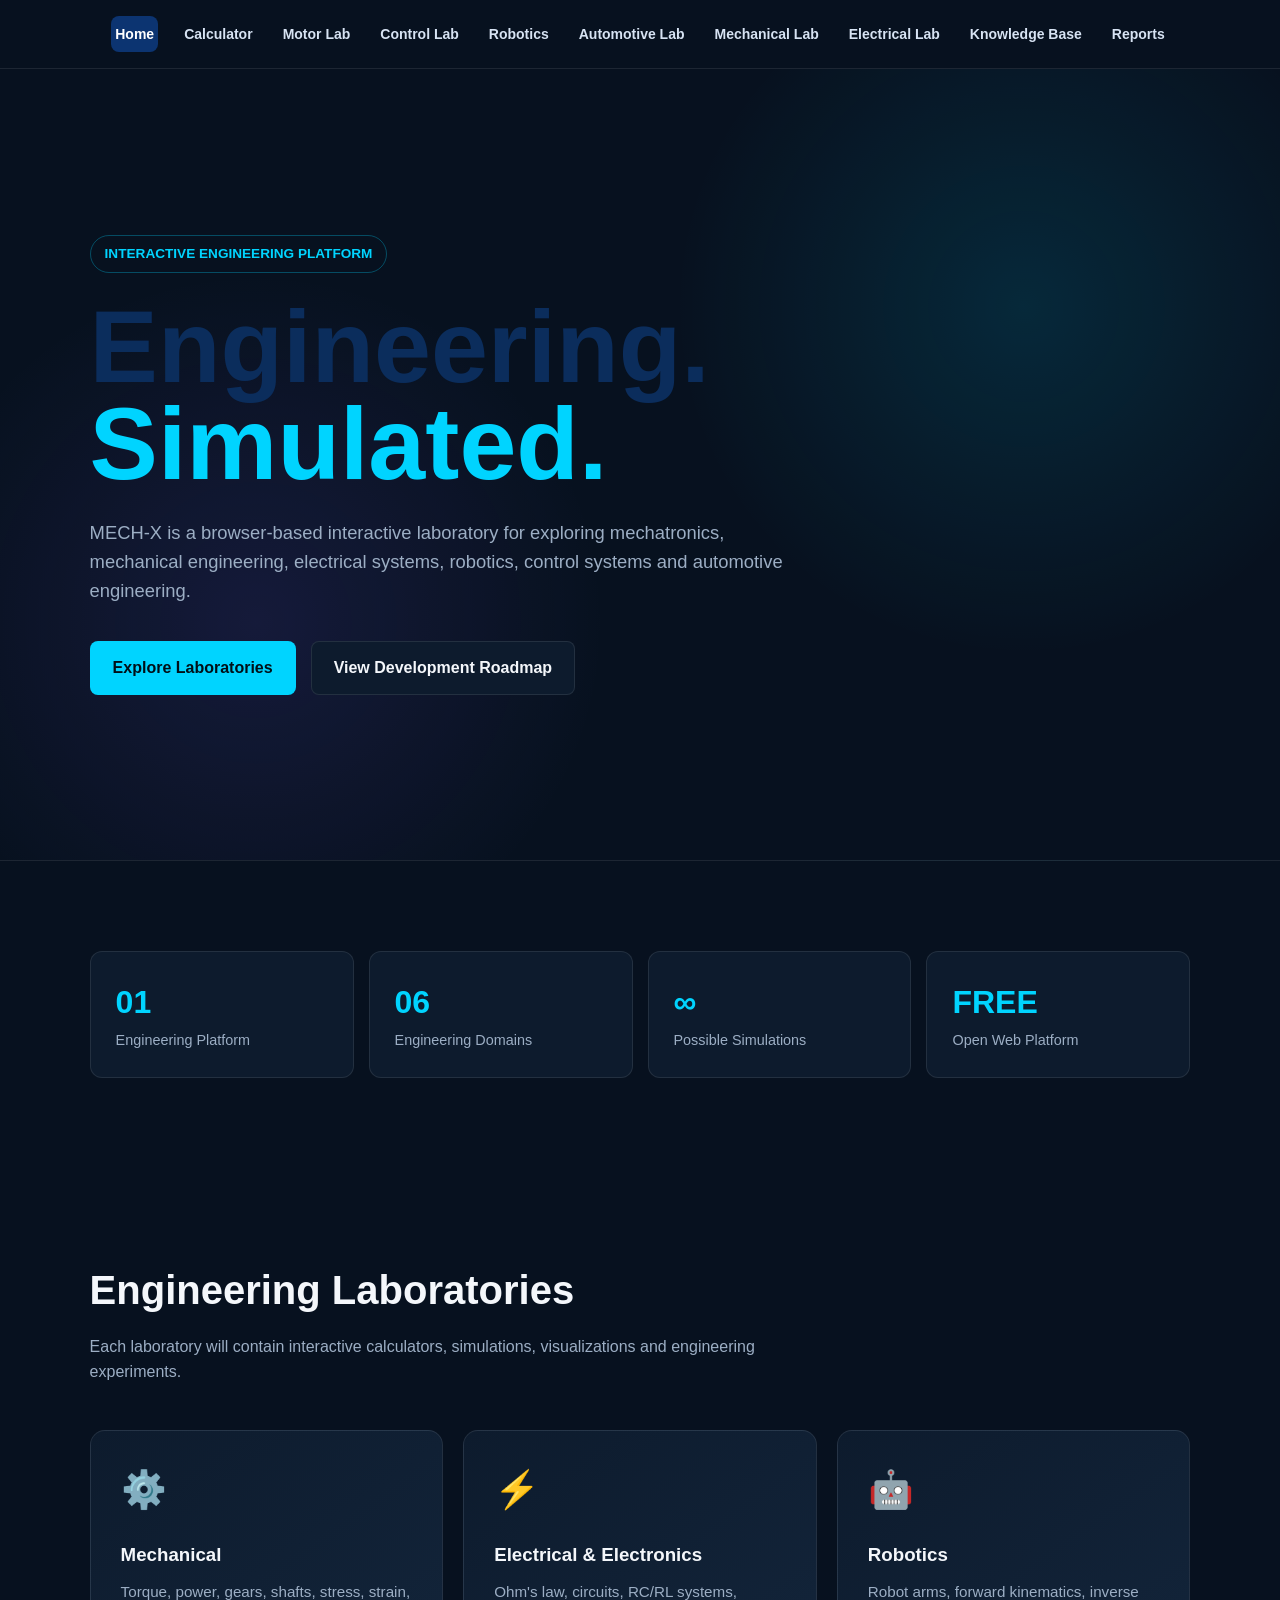
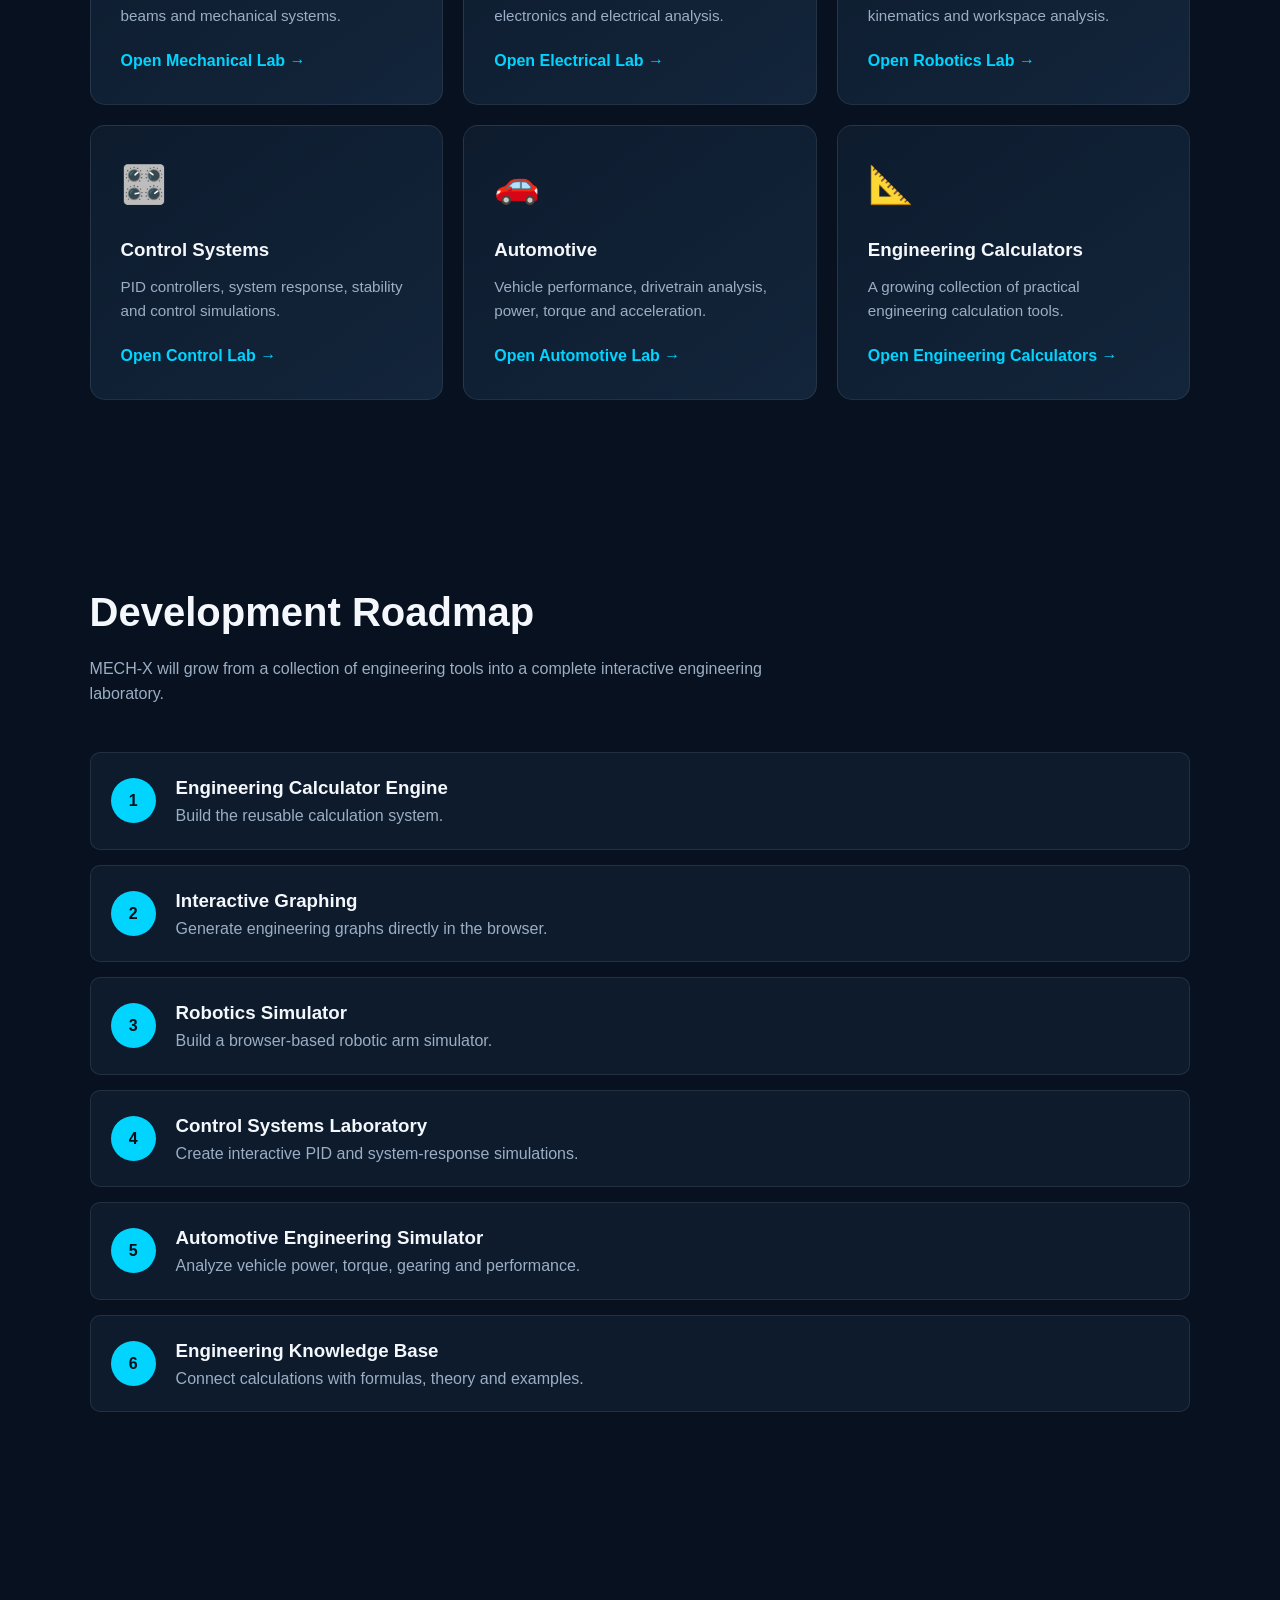
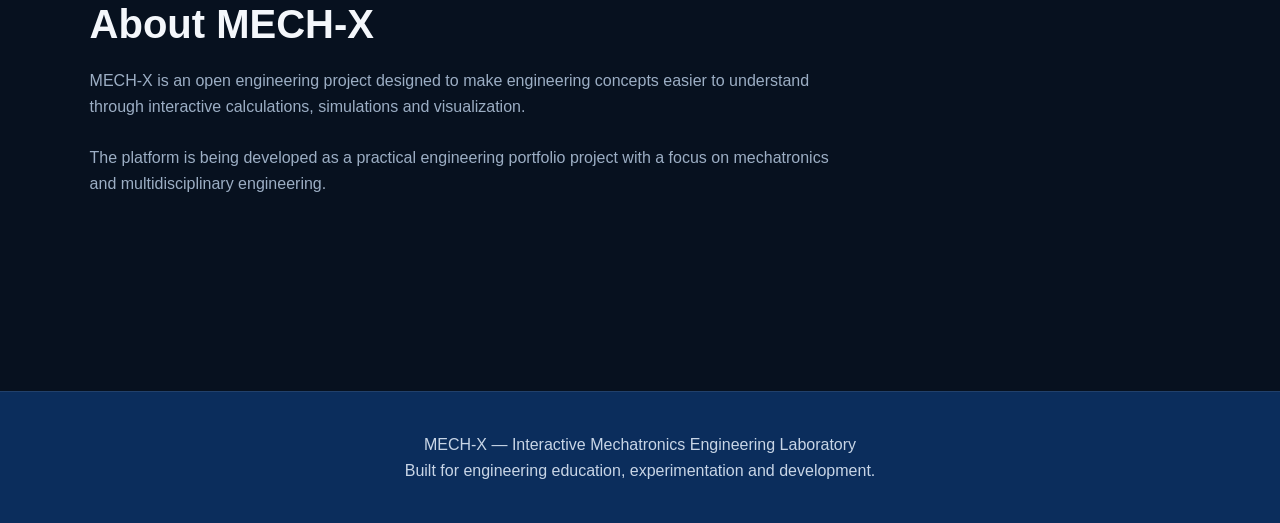
<file: index.html>
<!DOCTYPE html>
<html lang="en">
<head>
    <meta charset="UTF-8">
    <meta name="viewport" content="width=device-width, initial-scale=1.0">

    <title>MECH-X | Interactive Mechatronics Engineering Laboratory</title>
    <link rel="stylesheet" href="style.css">

    <meta name="description"
        content="MECH-X is an interactive engineering laboratory for mechatronics, mechanical, electrical, robotics, control systems and automotive engineering.">

    <style>
        * {
            margin: 0;
            padding: 0;
            box-sizing: border-box;
        }

        :root {
            --bg: #07111f;
            --surface: #0d1b2d;
            --surface-light: #13253b;
            --text: #f4f7fb;
            --muted: #9caec4;
            --accent: #00d4ff;
            --accent-2: #7c5cff;
            --border: rgba(255,255,255,0.09);
        }

        html {
            scroll-behavior: smooth;
        }

        body {
            font-family: Arial, Helvetica, sans-serif;
            background: var(--bg);
            color: var(--text);
            line-height: 1.6;
        }

        /* MECH-X NAVIGATION */

        .mechx-nav {
            position: sticky;
            top: 0;
            z-index: 1000;
            width: 100%;
            display: flex;
            align-items: center;
            justify-content: center;
            flex-wrap: wrap;
            gap: 8px 22px;
            padding: 16px 20px;
            background: #07111f;
            border-bottom: 1px solid rgba(255, 255, 255, 0.09);
            box-sizing: border-box;
        }

        .mechx-nav a {
            color: #d7e3f3;
            text-decoration: none;
            font-size: 14px;
            font-weight: 700;
            padding: 7px 4px;
            transition: 0.2s ease;
        }

        .mechx-nav a:hover {
            color: #00d4ff;
        }

        .mechx-nav a.active {
            color: #ffffff;
            background: rgba(18, 97, 214, 0.45);
            border-radius: 8px;
        }

        /* HERO */

        .hero {
            min-height: 88vh;

            display: flex;
            align-items: center;

            padding: 80px 7%;

            background:
                radial-gradient(circle at 80% 30%, rgba(0,212,255,0.12), transparent 30%),
                radial-gradient(circle at 20% 70%, rgba(124,92,255,0.12), transparent 30%);
        }

        .hero-content {
            max-width: 850px;
        }

        .badge {
            display: inline-block;

            padding: 7px 14px;
            margin-bottom: 25px;

            border: 1px solid rgba(0,212,255,0.3);
            border-radius: 50px;

            color: var(--accent);
            font-size: 0.85rem;
            font-weight: bold;
        }

        .hero h1 {
            font-size: clamp(3rem, 8vw, 6.5rem);
            line-height: 0.95;
            margin-bottom: 25px;
        }

        .hero h1 span {
            color: var(--accent);
        }

        .hero p {
            max-width: 700px;

            color: var(--muted);
            font-size: 1.15rem;

            margin-bottom: 35px;
        }

        .buttons {
            display: flex;
            flex-wrap: wrap;
            gap: 15px;
        }

        .btn {
            display: inline-block;

            padding: 13px 22px;

            border-radius: 8px;

            text-decoration: none;
            font-weight: bold;

            transition: 0.3s;
        }

        .primary {
            background: var(--accent);
            color: #001018;
        }

        .primary:hover {
            transform: translateY(-3px);
        }

        .secondary {
            border: 1px solid var(--border);
            color: var(--text);
            background: var(--surface);
        }

        .secondary:hover {
            border-color: var(--accent);
        }

        /* GENERAL */

        section {
            padding: 90px 7%;
        }

        .section-title {
            max-width: 750px;
            margin-bottom: 45px;
        }

        .section-title h2 {
            font-size: 2.5rem;
            margin-bottom: 12px;
        }

        .section-title p {
            color: var(--muted);
        }

        /* STATS */

        .stats {
            display: grid;
            grid-template-columns: repeat(4, 1fr);
            gap: 15px;
        }

        .stat {
            padding: 25px;

            background: var(--surface);

            border: 1px solid var(--border);
            border-radius: 12px;
        }

        .stat h3 {
            color: var(--accent);
            font-size: 2rem;
        }

        .stat p {
            color: var(--muted);
            font-size: 0.9rem;
        }

        /* LAB CARDS */

        .labs {
            display: grid;
            grid-template-columns: repeat(3, 1fr);
            gap: 20px;
        }

        .lab {
            padding: 30px;

            background:
                linear-gradient(
                    145deg,
                    var(--surface),
                    var(--surface-light)
                );

            border: 1px solid var(--border);
            border-radius: 15px;

            transition: 0.3s;
        }

        .lab:hover {
            transform: translateY(-7px);
            border-color: rgba(0,212,255,0.4);
        }

        .lab-icon {
            font-size: 2.3rem;
            margin-bottom: 20px;
        }

        .lab h3 {
            margin-bottom: 10px;
        }

        .lab p {
            color: var(--muted);
            font-size: 0.95rem;
            margin-bottom: 20px;
        }

        .lab a {
            color: var(--accent);
            text-decoration: none;
            font-weight: bold;
        }

        /* ROADMAP */

        .roadmap {
            display: grid;
            gap: 15px;
        }

        .roadmap-item {
            display: flex;
            gap: 20px;
            align-items: center;

            padding: 20px;

            background: var(--surface);

            border: 1px solid var(--border);
            border-radius: 10px;
        }

        .number {
            min-width: 45px;
            height: 45px;

            display: grid;
            place-items: center;

            background: var(--accent);
            color: #001018;

            border-radius: 50%;
            font-weight: bold;
        }

        .roadmap-item p {
            color: var(--muted);
        }

        /* FOOTER */

        footer {
            padding: 40px 7%;

            border-top: 1px solid var(--border);

            color: var(--muted);
            text-align: center;
        }

        /* MOBILE */

        @media (max-width: 900px) {

            .mechx-nav {
                gap: 6px 14px;
                padding: 14px 12px;
            }

            .mechx-nav a {
                font-size: 13px;
            }
        }

        @media (max-width: 800px) {

            .stats {
                grid-template-columns: repeat(2, 1fr);
            }

            .labs {
                grid-template-columns: 1fr;
            }

            .hero {
                min-height: 80vh;
                padding-top: 60px;
            }

            section {
                padding: 65px 6%;
            }
        }

        @media (max-width: 600px) {

            .mechx-nav {
                justify-content: flex-start;
                overflow-x: auto;
                flex-wrap: nowrap;
                white-space: nowrap;
                padding: 12px;
            }

            .mechx-nav a {
                flex-shrink: 0;
                font-size: 13px;
            }
        }

        @media (max-width: 500px) {

            .stats {
                grid-template-columns: 1fr;
            }

            .hero h1 {
                font-size: 3.5rem;
            }

            .buttons {
                flex-direction: column;
            }

            .btn {
                text-align: center;
            }
        }
    </style>
</head>

<body>

    <!-- UNIVERSAL NAVIGATION -->

    <nav class="mechx-nav">

        <a href="index.html" class="active">Home</a>

        <a href="calculators.html">
            Calculator
        </a>

        <a href="motor.html">
            Motor Lab
        </a>

        <a href="control.html">
            Control Lab
        </a>

        <a href="robotics.html">
            Robotics
        </a>

        <a href="automotive.html">
            Automotive Lab
        </a>

        <a href="mechanical.html">
            Mechanical Lab
        </a>

        <a href="electrical.html">
            Electrical Lab
        </a>

        <a href="knowledge.html">
            Knowledge Base
        </a>

        <a href="reports.html">
            Reports
        </a>

    </nav>


    <!-- HERO -->

    <header class="hero">

        <div class="hero-content">

            <div class="badge">
                INTERACTIVE ENGINEERING PLATFORM
            </div>

            <h1>
                Engineering.<br>
                <span>Simulated.</span>
            </h1>

            <p>
                MECH-X is a browser-based interactive laboratory
                for exploring mechatronics, mechanical engineering,
                electrical systems, robotics, control systems and
                automotive engineering.
            </p>

            <div class="buttons">

                <a href="#labs" class="btn primary">
                    Explore Laboratories
                </a>

                <a href="#roadmap" class="btn secondary">
                    View Development Roadmap
                </a>

            </div>

        </div>

    </header>


    <!-- STATS -->

    <section>

        <div class="stats">

            <div class="stat">
                <h3>01</h3>
                <p>Engineering Platform</p>
            </div>

            <div class="stat">
                <h3>06</h3>
                <p>Engineering Domains</p>
            </div>

            <div class="stat">
                <h3>∞</h3>
                <p>Possible Simulations</p>
            </div>

            <div class="stat">
                <h3>FREE</h3>
                <p>Open Web Platform</p>
            </div>

        </div>

    </section>


    <!-- LABORATORIES -->

    <section id="labs">

        <div class="section-title">

            <h2>Engineering Laboratories</h2>

            <p>
                Each laboratory will contain interactive calculators,
                simulations, visualizations and engineering experiments.
            </p>

        </div>


        <div class="labs">

            <div class="lab">

                <div class="lab-icon">⚙️</div>

                <h3>Mechanical</h3>

                <p>
                    Torque, power, gears, shafts, stress,
                    strain, beams and mechanical systems.
                </p>

                <a href="mechanical.html">
                    Open Mechanical Lab →
                </a>

            </div>


            <div class="lab">

                <div class="lab-icon">⚡</div>

                <h3>Electrical & Electronics</h3>

                <p>
                    Ohm's law, circuits, RC/RL systems,
                    electronics and electrical analysis.
                </p>

                <a href="electrical.html">
                    Open Electrical Lab →
                </a>

            </div>


            <div class="lab">

                <div class="lab-icon">🤖</div>

                <h3>Robotics</h3>

                <p>
                    Robot arms, forward kinematics,
                    inverse kinematics and workspace analysis.
                </p>

                <a href="robotics.html">
                    Open Robotics Lab →
                </a>

            </div>


            <div class="lab">

                <div class="lab-icon">🎛️</div>

                <h3>Control Systems</h3>

                <p>
                    PID controllers, system response,
                    stability and control simulations.
                </p>

                <a href="control.html">
                    Open Control Lab →
                </a>

            </div>


            <div class="lab">

                <div class="lab-icon">🚗</div>

                <h3>Automotive</h3>

                <p>
                    Vehicle performance, drivetrain analysis,
                    power, torque and acceleration.
                </p>

                <a href="automotive.html">
                    Open Automotive Lab →
                </a>

            </div>


            <div class="lab">

                <div class="lab-icon">📐</div>

                <h3>Engineering Calculators</h3>

                <p>
                    A growing collection of practical
                    engineering calculation tools.
                </p>

                <a href="calculators.html">
                    Open Engineering Calculators →
                </a>

            </div>

        </div>

    </section>


    <!-- ROADMAP -->

    <section id="roadmap">

        <div class="section-title">

            <h2>Development Roadmap</h2>

            <p>
                MECH-X will grow from a collection of engineering
                tools into a complete interactive engineering laboratory.
            </p>

        </div>


        <div class="roadmap">

            <div class="roadmap-item">

                <div class="number">1</div>

                <div>
                    <h3>Engineering Calculator Engine</h3>
                    <p>
                        Build the reusable calculation system.
                    </p>
                </div>

            </div>


            <div class="roadmap-item">

                <div class="number">2</div>

                <div>
                    <h3>Interactive Graphing</h3>
                    <p>
                        Generate engineering graphs directly in the browser.
                    </p>
                </div>

            </div>


            <div class="roadmap-item">

                <div class="number">3</div>

                <div>
                    <h3>Robotics Simulator</h3>
                    <p>
                        Build a browser-based robotic arm simulator.
                    </p>
                </div>

            </div>


            <div class="roadmap-item">

                <div class="number">4</div>

                <div>
                    <h3>Control Systems Laboratory</h3>
                    <p>
                        Create interactive PID and system-response simulations.
                    </p>
                </div>

            </div>


            <div class="roadmap-item">

                <div class="number">5</div>

                <div>
                    <h3>Automotive Engineering Simulator</h3>
                    <p>
                        Analyze vehicle power, torque, gearing and performance.
                    </p>
                </div>

            </div>


            <div class="roadmap-item">

                <div class="number">6</div>

                <div>
                    <h3>Engineering Knowledge Base</h3>
                    <p>
                        Connect calculations with formulas, theory and examples.
                    </p>
                </div>

            </div>

        </div>

    </section>


    <!-- ABOUT -->

    <section id="about">

        <div class="section-title">

            <h2>About MECH-X</h2>

            <p>
                MECH-X is an open engineering project designed to make
                engineering concepts easier to understand through
                interactive calculations, simulations and visualization.
            </p>

            <br>

            <p>
                The platform is being developed as a practical
                engineering portfolio project with a focus on
                mechatronics and multidisciplinary engineering.
            </p>

        </div>

    </section>


    <!-- FOOTER -->

    <footer>

        <p>
            MECH-X — Interactive Mechatronics Engineering Laboratory
        </p>

        <p>
            Built for engineering education, experimentation and development.
        </p>

    </footer>

</body>
</html>
</file>
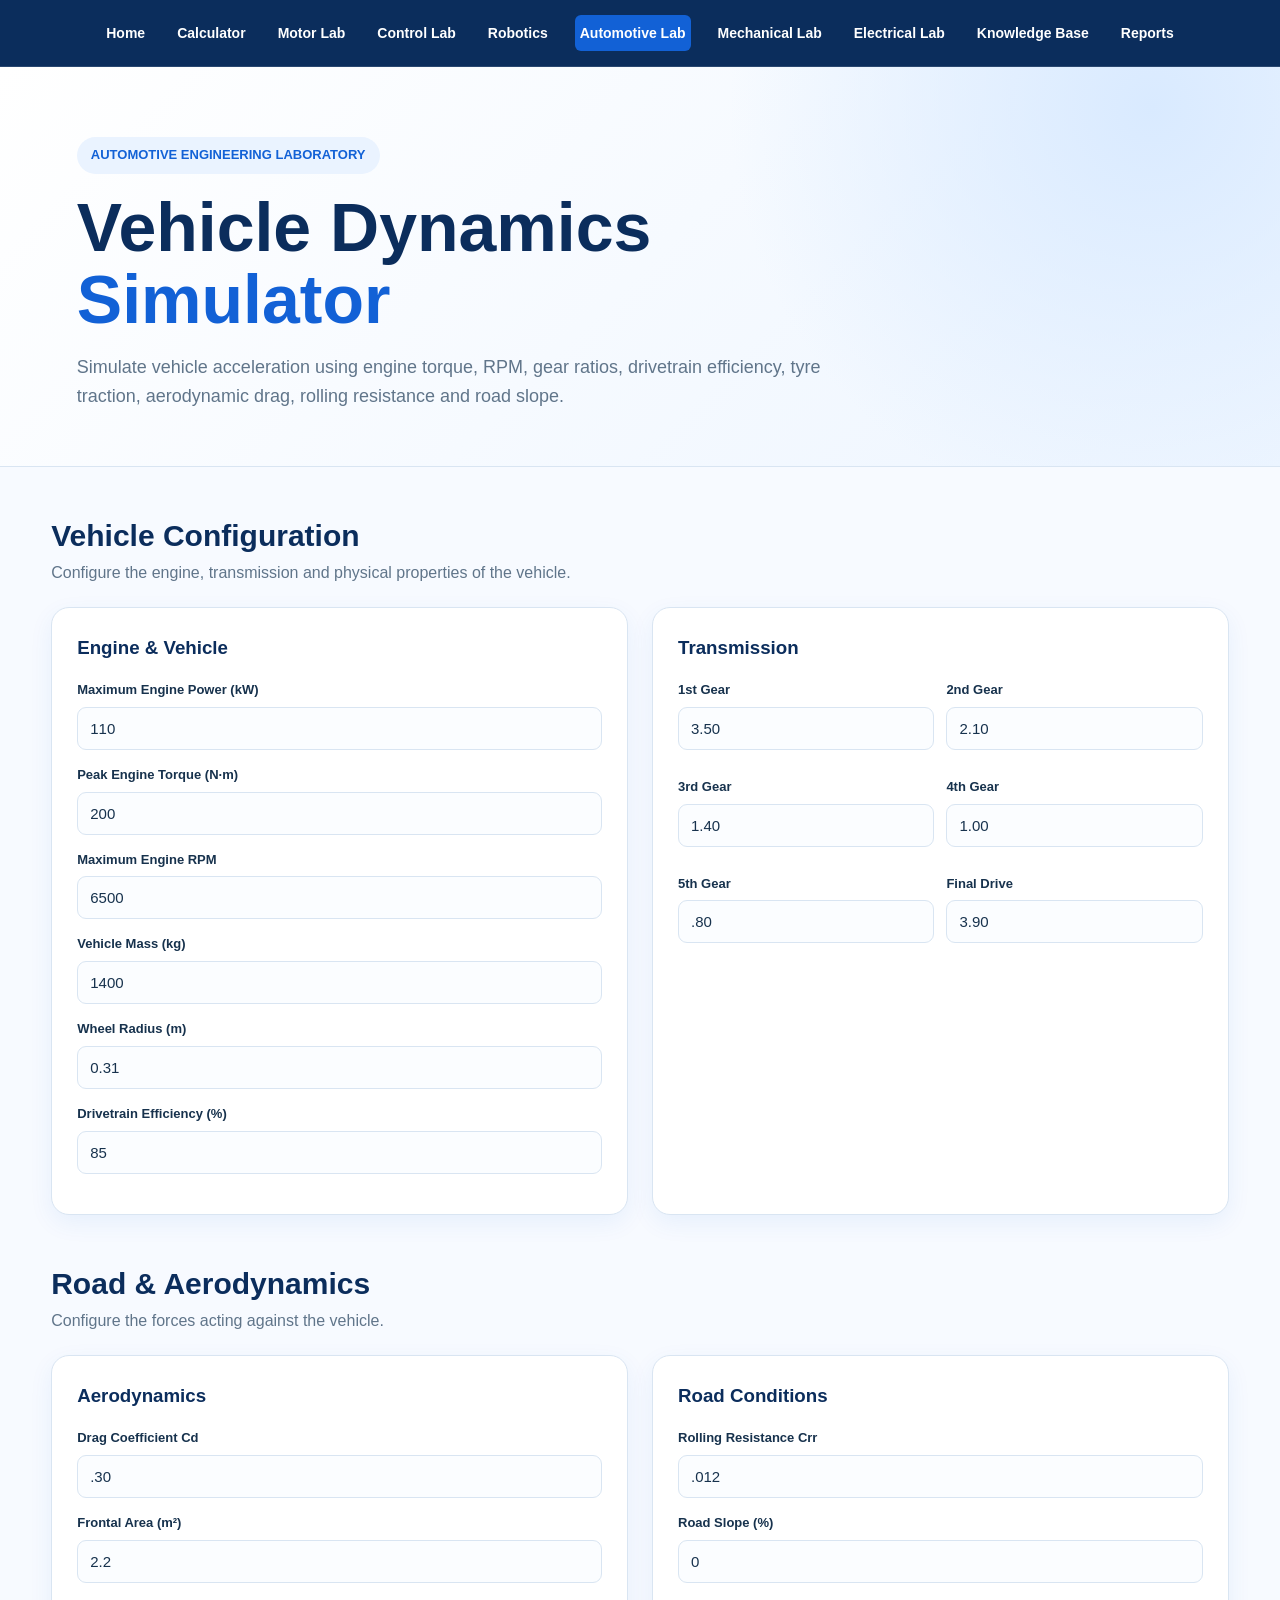
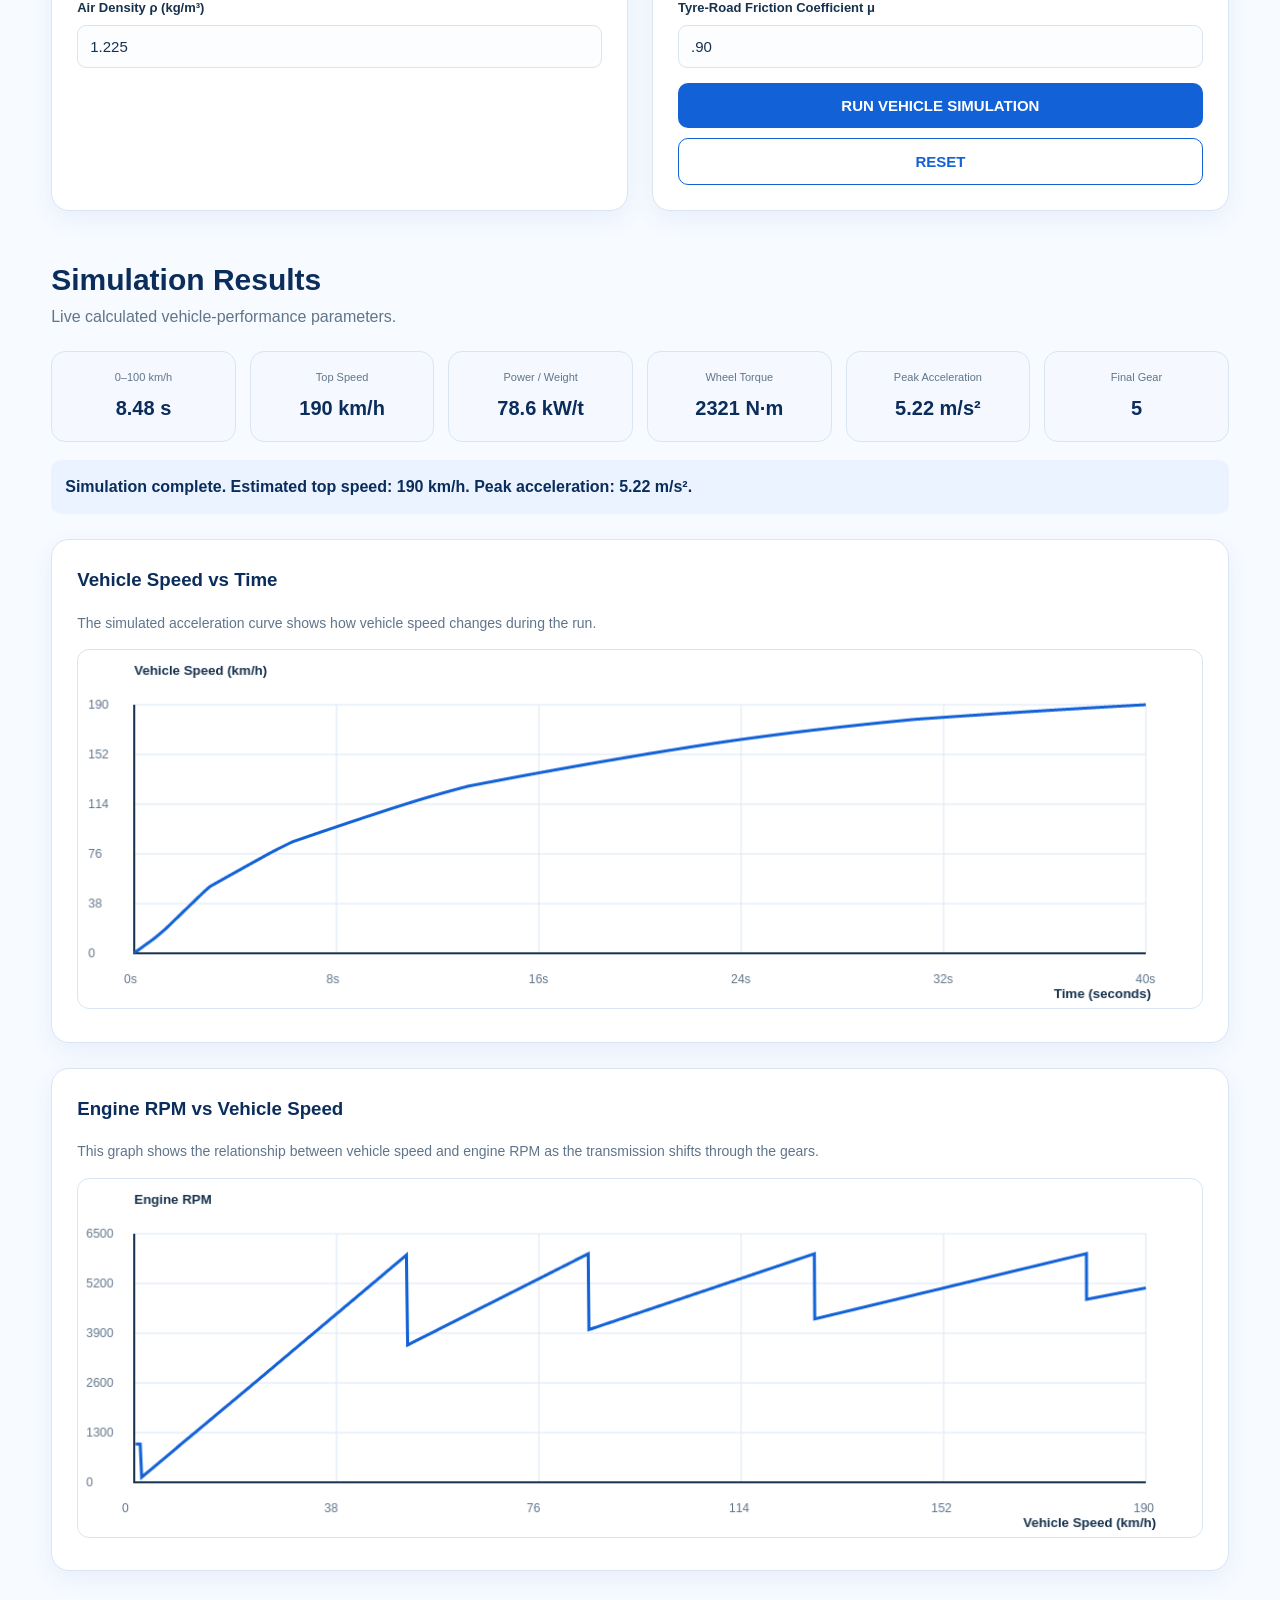
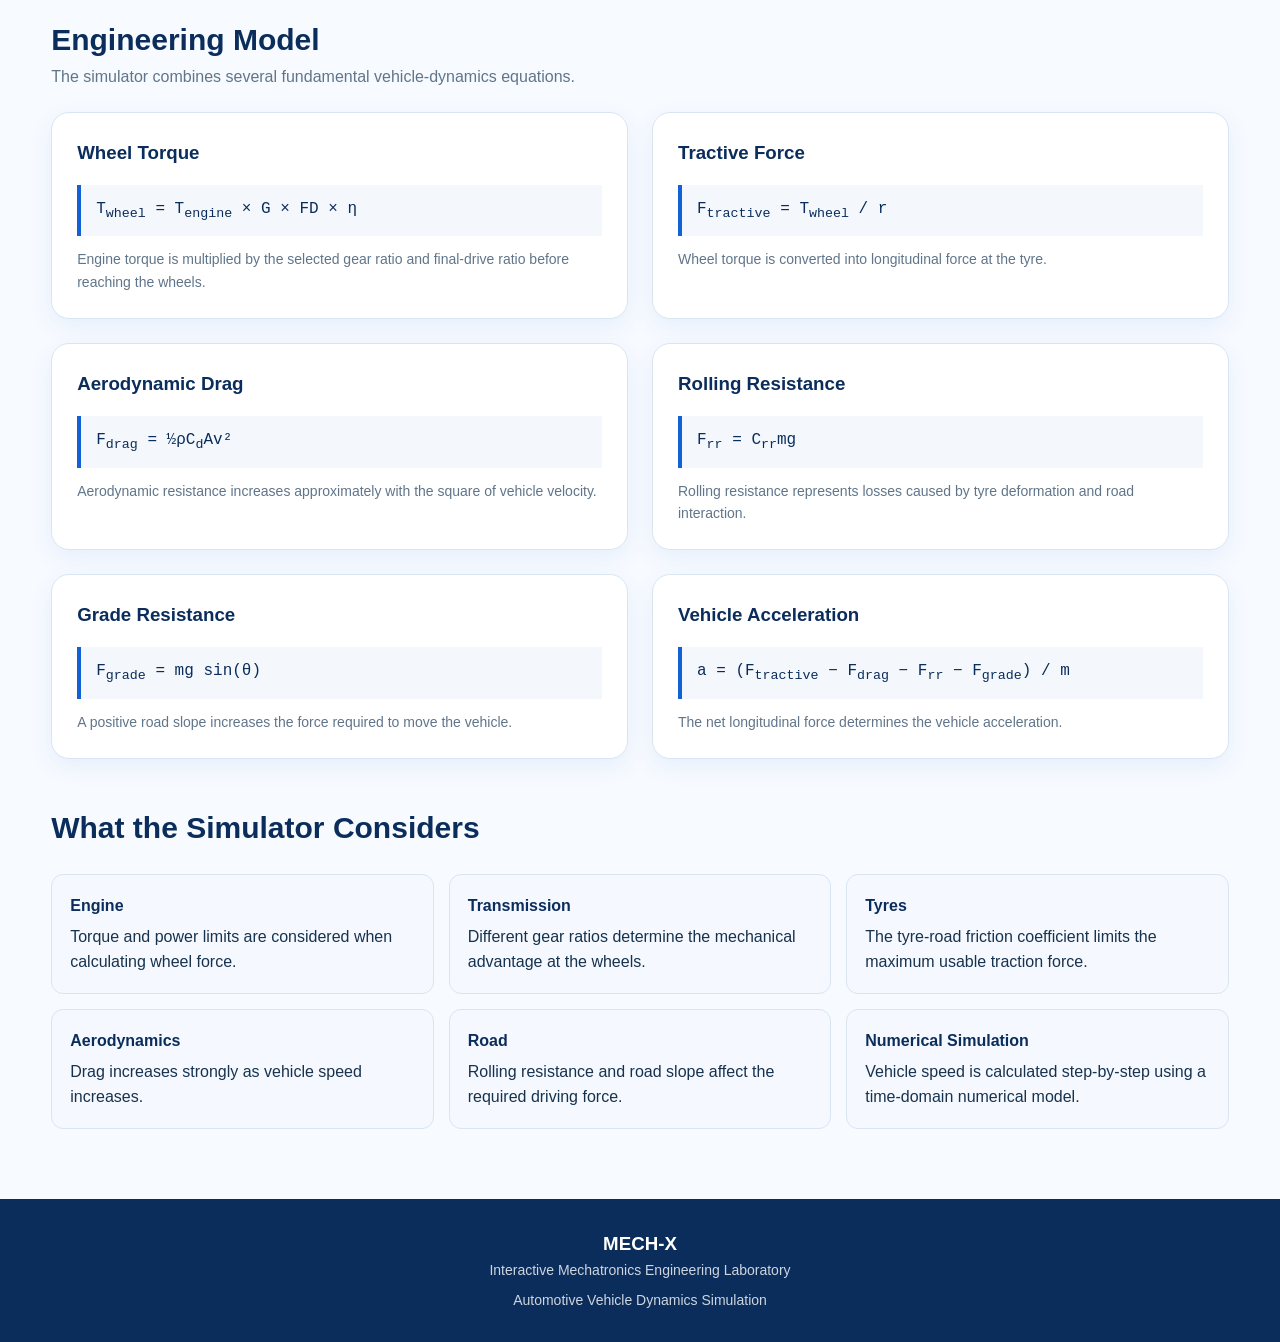
<file: automotive.html>
<!DOCTYPE html>
<html lang="en">
<head>
<meta charset="UTF-8">
<meta name="viewport" content="width=device-width, initial-scale=1.0">

<title>Automotive Engineering Lab | MECH-X</title>

<style>
* {
    box-sizing: border-box;
    margin: 0;
    padding: 0;
}

:root {
    --blue: #1261d6;
    --blue-dark: #0b2d5c;
    --blue-light: #eaf3ff;
    --blue-soft: #f5f9ff;
    --text: #17324d;
    --muted: #60758a;
    --border: #d9e5f2;
    --white: #ffffff;
    --green: #138a52;
    --red: #d63b3b;
}

body {
    font-family: Arial, Helvetica, sans-serif;
    background: #f7faff;
    color: var(--text);
    line-height: 1.6;
}


/* =========================================
   MECH-X UNIVERSAL HORIZONTAL NAVIGATION
   ========================================= */

.mechx-nav {
    position: sticky;
    top: 0;
    z-index: 1000;

    width: 100%;

    display: flex;
    align-items: center;
    justify-content: center;
    flex-wrap: wrap;

    gap: 8px 22px;

    padding: 15px 20px;

    background: #0b2d5c;

    border-bottom: 1px solid rgba(255, 255, 255, 0.12);

    box-sizing: border-box;
}

.mechx-nav a {
    color: #ffffff;

    text-decoration: none;

    font-size: 14px;
    font-weight: 700;

    padding: 7px 5px;

    border-radius: 6px;

    transition: 0.2s ease;
}

.mechx-nav a:hover {
    color: #ffffff;
    background: rgba(255, 255, 255, 0.10);
}

.mechx-nav a.active {
    background: #1261d6;
    color: #ffffff;
}

@media (max-width: 1000px) {

    .mechx-nav {
        gap: 6px 14px;
        padding: 13px 12px;
    }

    .mechx-nav a {
        font-size: 13px;
    }
}

@media (max-width: 600px) {

    .mechx-nav {
        justify-content: flex-start;
        overflow-x: auto;
        flex-wrap: nowrap;

        white-space: nowrap;

        padding: 12px;
    }

    .mechx-nav a {
        flex-shrink: 0;
        font-size: 13px;
    }
}


/* =========================================
   AUTOMOTIVE LAB
   ========================================= */

header {
    padding: 70px 6% 55px;
    background:
        radial-gradient(circle at 90% 10%, #d9eaff, transparent 35%),
        linear-gradient(135deg, #fff, #edf5ff);
    border-bottom: 1px solid var(--border);
}

.header-content {
    max-width: 1150px;
    margin: auto;
}

.badge {
    display: inline-block;
    background: var(--blue-light);
    color: var(--blue);
    padding: 8px 14px;
    border-radius: 30px;
    font-size: 13px;
    font-weight: 700;
    margin-bottom: 18px;
}

header h1 {
    color: var(--blue-dark);
    font-size: clamp(38px, 6vw, 68px);
    line-height: 1.05;
    margin-bottom: 18px;
}

header h1 span {
    color: var(--blue);
}

header p {
    max-width: 800px;
    color: var(--muted);
    font-size: 18px;
}

.container {
    width: min(1200px, 92%);
    margin: 45px auto;
}

.section-title {
    margin-bottom: 22px;
}

.section-title h2 {
    color: var(--blue-dark);
    font-size: 30px;
}

.section-title p {
    color: var(--muted);
}

.grid {
    display: grid;
    grid-template-columns: repeat(2, 1fr);
    gap: 24px;
}

.card {
    background: white;
    border: 1px solid var(--border);
    border-radius: 18px;
    padding: 25px;
    box-shadow: 0 8px 25px rgba(18,97,214,.07);
}

.card h3 {
    color: var(--blue-dark);
    margin-bottom: 17px;
}

.card p {
    color: var(--muted);
    font-size: 14px;
}

.input-group {
    margin-bottom: 15px;
}

.input-group label {
    display: block;
    font-size: 13px;
    font-weight: 700;
    margin-bottom: 6px;
}

.input-group input {
    width: 100%;
    padding: 12px;
    border: 1px solid var(--border);
    border-radius: 9px;
    background: #fbfdff;
    color: var(--text);
    font-size: 15px;
}

.input-group input:focus {
    outline: none;
    border-color: var(--blue);
    box-shadow: 0 0 0 3px rgba(18,97,214,.1);
}

.gear-grid {
    display: grid;
    grid-template-columns: repeat(2,1fr);
    gap: 12px;
}

button {
    width: 100%;
    border: 0;
    border-radius: 10px;
    padding: 14px;
    background: var(--blue);
    color: white;
    font-size: 15px;
    font-weight: 700;
    cursor: pointer;
}

button:hover {
    background: #0e50b5;
}

.secondary-button {
    background: white;
    color: var(--blue);
    border: 1px solid var(--blue);
    margin-top: 10px;
}

.secondary-button:hover {
    background: var(--blue-light);
}

.results {
    display: grid;
    grid-template-columns: repeat(6,1fr);
    gap: 14px;
}

.result-box {
    background: var(--blue-soft);
    border: 1px solid var(--border);
    border-radius: 14px;
    padding: 17px 10px;
    text-align: center;
}

.result-box .label {
    color: var(--muted);
    font-size: 11px;
    margin-bottom: 5px;
}

.result-box .value {
    color: var(--blue-dark);
    font-size: 20px;
    font-weight: 800;
}

.status {
    margin-top: 18px;
    padding: 14px;
    background: var(--blue-light);
    color: var(--blue-dark);
    border-radius: 10px;
    font-weight: 600;
}

.graph-card {
    margin-top: 25px;
}

canvas {
    width: 100%;
    height: 360px;
    border: 1px solid var(--border);
    border-radius: 12px;
    background: white;
    margin-top: 15px;
}

.formula {
    background: #f4f8fd;
    border-left: 4px solid var(--blue);
    padding: 12px 15px;
    margin: 12px 0;
    font-family: "Courier New", monospace;
    color: var(--blue-dark);
    overflow-x: auto;
}

.info-grid {
    display: grid;
    grid-template-columns: repeat(3,1fr);
    gap: 15px;
    margin-top: 20px;
}

.info-box {
    padding: 18px;
    background: var(--blue-soft);
    border: 1px solid var(--border);
    border-radius: 12px;
}

.info-box strong {
    display: block;
    color: var(--blue-dark);
    margin-bottom: 5px;
}

footer {
    margin-top: 70px;
    background: var(--blue-dark);
    color: white;
    text-align: center;
    padding: 30px 20px;
}

footer p {
    opacity: .8;
    font-size: 14px;
}

@media(max-width:1000px) {
    .results {
        grid-template-columns: repeat(3,1fr);
    }
}

@media(max-width:850px) {
    .grid {
        grid-template-columns: 1fr;
    }

    .info-grid {
        grid-template-columns: 1fr;
    }
}

@media(max-width:550px) {
    .gear-grid,
    .results {
        grid-template-columns: 1fr 1fr;
    }

    header {
        padding-top: 45px;
    }
}
</style>
</head>

<body>


<!-- =========================================
     MECH-X UNIVERSAL NAVIGATION
     ========================================= -->

<nav class="mechx-nav">

    <a href="index.html">Home</a>

    <a href="calculators.html">Calculator</a>

    <a href="motor.html">Motor Lab</a>

    <a href="control.html">Control Lab</a>

    <a href="robotics.html">Robotics</a>

    <a href="automotive.html" class="active">Automotive Lab</a>

    <a href="mechanical.html">Mechanical Lab</a>

    <a href="electrical.html">Electrical Lab</a>

    <a href="knowledge.html">Knowledge Base</a>

    <a href="reports.html">Reports</a>

</nav>


<header>

<div class="header-content">

<div class="badge">
AUTOMOTIVE ENGINEERING LABORATORY
</div>

<h1>
Vehicle Dynamics<br>
<span>Simulator</span>
</h1>

<p>
Simulate vehicle acceleration using engine torque, RPM,
gear ratios, drivetrain efficiency, tyre traction,
aerodynamic drag, rolling resistance and road slope.
</p>

</div>

</header>


<main class="container">


<section>

<div class="section-title">

<h2>Vehicle Configuration</h2>

<p>
Configure the engine, transmission and physical properties
of the vehicle.
</p>

</div>


<div class="grid">


<div class="card">

<h3>Engine & Vehicle</h3>

<div class="input-group">
<label>Maximum Engine Power (kW)</label>
<input id="power" type="number" value="110" min="1">
</div>

<div class="input-group">
<label>Peak Engine Torque (N·m)</label>
<input id="torque" type="number" value="200" min="1">
</div>

<div class="input-group">
<label>Maximum Engine RPM</label>
<input id="maxRPM" type="number" value="6500" min="1000">
</div>

<div class="input-group">
<label>Vehicle Mass (kg)</label>
<input id="mass" type="number" value="1400" min="100">
</div>

<div class="input-group">
<label>Wheel Radius (m)</label>
<input id="wheelRadius" type="number" value="0.31" step=".01" min=".1">
</div>

<div class="input-group">
<label>Drivetrain Efficiency (%)</label>
<input id="efficiency" type="number" value="85" min="1" max="100">
</div>

</div>


<div class="card">

<h3>Transmission</h3>

<div class="gear-grid">

<div class="input-group">
<label>1st Gear</label>
<input id="gear1" type="number" value="3.50" step=".01">
</div>

<div class="input-group">
<label>2nd Gear</label>
<input id="gear2" type="number" value="2.10" step=".01">
</div>

<div class="input-group">
<label>3rd Gear</label>
<input id="gear3" type="number" value="1.40" step=".01">
</div>

<div class="input-group">
<label>4th Gear</label>
<input id="gear4" type="number" value="1.00" step=".01">
</div>

<div class="input-group">
<label>5th Gear</label>
<input id="gear5" type="number" value=".80" step=".01">
</div>

<div class="input-group">
<label>Final Drive</label>
<input id="finalDrive" type="number" value="3.90" step=".01">
</div>

</div>

</div>

</div>

</section>


<section style="margin-top:45px;">

<div class="section-title">

<h2>Road & Aerodynamics</h2>

<p>
Configure the forces acting against the vehicle.
</p>

</div>


<div class="grid">


<div class="card">

<h3>Aerodynamics</h3>

<div class="input-group">
<label>Drag Coefficient Cd</label>
<input id="cd" type="number" value=".30" step=".01">
</div>

<div class="input-group">
<label>Frontal Area (m²)</label>
<input id="area" type="number" value="2.2" step=".1">
</div>

<div class="input-group">
<label>Air Density ρ (kg/m³)</label>
<input id="rho" type="number" value="1.225" step=".001">
</div>

</div>


<div class="card">

<h3>Road Conditions</h3>

<div class="input-group">
<label>Rolling Resistance Crr</label>
<input id="crr" type="number" value=".012" step=".001">
</div>

<div class="input-group">
<label>Road Slope (%)</label>
<input id="slope" type="number" value="0" step=".1">
</div>

<div class="input-group">
<label>Tyre-Road Friction Coefficient μ</label>
<input id="mu" type="number" value=".90" step=".01">
</div>

<button onclick="runSimulation()">
RUN VEHICLE SIMULATION
</button>

<button class="secondary-button" onclick="resetSimulation()">
RESET
</button>

</div>

</div>

</section>


<section style="margin-top:45px;">

<div class="section-title">

<h2>Simulation Results</h2>

<p>
Live calculated vehicle-performance parameters.
</p>

</div>


<div class="results">

<div class="result-box">
<div class="label">0–100 km/h</div>
<div class="value" id="zero100">—</div>
</div>

<div class="result-box">
<div class="label">Top Speed</div>
<div class="value" id="topSpeed">—</div>
</div>

<div class="result-box">
<div class="label">Power / Weight</div>
<div class="value" id="powerWeight">—</div>
</div>

<div class="result-box">
<div class="label">Wheel Torque</div>
<div class="value" id="wheelTorque">—</div>
</div>

<div class="result-box">
<div class="label">Peak Acceleration</div>
<div class="value" id="peakAccel">—</div>
</div>

<div class="result-box">
<div class="label">Final Gear</div>
<div class="value" id="finalGear">—</div>
</div>

</div>


<div class="status" id="status">
Run the simulation to calculate vehicle performance.
</div>

</section>


<section class="card graph-card">

<h3>Vehicle Speed vs Time</h3>

<p>
The simulated acceleration curve shows how vehicle speed changes
during the run.
</p>

<canvas id="speedGraph" width="1100" height="360"></canvas>

</section>


<section class="card graph-card">

<h3>Engine RPM vs Vehicle Speed</h3>

<p>
This graph shows the relationship between vehicle speed and engine RPM
as the transmission shifts through the gears.
</p>

<canvas id="rpmGraph" width="1100" height="360"></canvas>

</section>


<section style="margin-top:45px;">

<div class="section-title">

<h2>Engineering Model</h2>

<p>
The simulator combines several fundamental vehicle-dynamics equations.
</p>

</div>


<div class="grid">


<div class="card">

<h3>Wheel Torque</h3>

<div class="formula">
T<sub>wheel</sub> =
T<sub>engine</sub> × G × FD × η
</div>

<p>
Engine torque is multiplied by the selected gear ratio and
final-drive ratio before reaching the wheels.
</p>

</div>


<div class="card">

<h3>Tractive Force</h3>

<div class="formula">
F<sub>tractive</sub> =
T<sub>wheel</sub> / r
</div>

<p>
Wheel torque is converted into longitudinal force at the tyre.
</p>

</div>


<div class="card">

<h3>Aerodynamic Drag</h3>

<div class="formula">
F<sub>drag</sub> =
½ρC<sub>d</sub>Av²
</div>

<p>
Aerodynamic resistance increases approximately with the square
of vehicle velocity.
</p>

</div>


<div class="card">

<h3>Rolling Resistance</h3>

<div class="formula">
F<sub>rr</sub> =
C<sub>rr</sub>mg
</div>

<p>
Rolling resistance represents losses caused by tyre deformation
and road interaction.
</p>

</div>


<div class="card">

<h3>Grade Resistance</h3>

<div class="formula">
F<sub>grade</sub> =
mg sin(θ)
</div>

<p>
A positive road slope increases the force required to move the vehicle.
</p>

</div>


<div class="card">

<h3>Vehicle Acceleration</h3>

<div class="formula">
a =
(F<sub>tractive</sub>
− F<sub>drag</sub>
− F<sub>rr</sub>
− F<sub>grade</sub>) / m
</div>

<p>
The net longitudinal force determines the vehicle acceleration.
</p>

</div>

</div>

</section>


<section style="margin-top:45px;">

<div class="section-title">

<h2>What the Simulator Considers</h2>

</div>

<div class="info-grid">

<div class="info-box">
<strong>Engine</strong>
Torque and power limits are considered when calculating wheel force.
</div>

<div class="info-box">
<strong>Transmission</strong>
Different gear ratios determine the mechanical advantage at the wheels.
</div>

<div class="info-box">
<strong>Tyres</strong>
The tyre-road friction coefficient limits the maximum usable traction force.
</div>

<div class="info-box">
<strong>Aerodynamics</strong>
Drag increases strongly as vehicle speed increases.
</div>

<div class="info-box">
<strong>Road</strong>
Rolling resistance and road slope affect the required driving force.
</div>

<div class="info-box">
<strong>Numerical Simulation</strong>
Vehicle speed is calculated step-by-step using a time-domain numerical model.
</div>

</div>

</section>


</main>


<footer>

<h3>MECH-X</h3>

<p>
Interactive Mechatronics Engineering Laboratory
</p>

<p style="margin-top:8px;">
Automotive Vehicle Dynamics Simulation
</p>

</footer>


<script>

function value(id) {
    return parseFloat(document.getElementById(id).value);
}


function engineTorqueAtRPM(rpm, peakTorque, maxRPM, maxPowerKW) {

    if (rpm <= 1000) {
        return peakTorque * 0.75;
    }

    if (rpm <= 2500) {

        const ratio =
            (rpm - 1000) / 1500;

        return peakTorque *
            (0.75 + 0.25 * ratio);
    }

    if (rpm <= 4000) {

        return peakTorque;
    }

    const powerLimitedTorque =
        (maxPowerKW * 1000 * 60) /
        (2 * Math.PI * rpm);

    return Math.min(
        peakTorque,
        powerLimitedTorque
    );
}


function runSimulation() {

    const maxPowerKW = value("power");
    const peakTorque = value("torque");
    const maxRPM = value("maxRPM");

    const mass = value("mass");
    const wheelRadius = value("wheelRadius");

    const efficiency =
        value("efficiency") / 100;

    const gears = [
        value("gear1"),
        value("gear2"),
        value("gear3"),
        value("gear4"),
        value("gear5")
    ];

    const finalDrive =
        value("finalDrive");

    const cd = value("cd");
    const area = value("area");
    const rho = value("rho");

    const crr = value("crr");
    const slopePercent = value("slope");
    const mu = value("mu");

    const g = 9.81;

    const dt = 0.02;
    const maxTime = 40;

    let time = 0;
    let speed = 0;

    let zero100 = null;

    let peakAcceleration = 0;

    let topSpeed = 0;

    let currentGear = 1;

    const times = [];
    const speeds = [];
    const rpms = [];

    let lastGear = 1;

    while (time <= maxTime) {

        const speedMS =
            speed / 3.6;


        /*
        -----------------------------------
        GEAR SELECTION
        -----------------------------------
        */

        let wheelRPM =
            (speedMS /
            (2 * Math.PI * wheelRadius)) * 60;


        let calculatedGear =
            currentGear;


        if (currentGear < 5) {

            const rpm =
                wheelRPM *
                gears[currentGear - 1] *
                finalDrive;

            if (rpm > maxRPM * 0.92) {

                calculatedGear =
                    currentGear + 1;
            }
        }


        if (currentGear > 1) {

            const rpm =
                wheelRPM *
                gears[currentGear - 1] *
                finalDrive;

            if (rpm < maxRPM * 0.48) {

                calculatedGear =
                    currentGear - 1;
            }
        }


        currentGear =
            Math.max(
                1,
                Math.min(
                    5,
                    calculatedGear
                )
            );


        /*
        -----------------------------------
        ENGINE RPM
        -----------------------------------
        */

        const gearRatio =
            gears[currentGear - 1];


        let engineRPM =
            wheelRPM *
            gearRatio *
            finalDrive;


        if (speed < 1) {
            engineRPM = 1000;
        }


        /*
        -----------------------------------
        ENGINE TORQUE
        -----------------------------------
        */

        const engineTorque =
            engineTorqueAtRPM(
                engineRPM,
                peakTorque,
                maxRPM,
                maxPowerKW
            );


        /*
        -----------------------------------
        WHEEL TORQUE
        -----------------------------------
        */

        const wheelTorque =
            engineTorque *
            gearRatio *
            finalDrive *
            efficiency;


        /*
        -----------------------------------
        TRACTIVE FORCE
        -----------------------------------
        */

        let tractiveForce =
            wheelTorque /
            wheelRadius;


        /*
        -----------------------------------
        TYRE TRACTION LIMIT
        -----------------------------------
        */

        const tractionLimit =
            mu *
            mass *
            g;


        tractiveForce =
            Math.min(
                tractiveForce,
                tractionLimit
            );


        /*
        -----------------------------------
        AERODYNAMIC DRAG
        -----------------------------------
        */

        const dragForce =
            0.5 *
            rho *
            cd *
            area *
            speedMS *
            speedMS;


        /*
        -----------------------------------
        ROLLING RESISTANCE
        -----------------------------------
        */

        const rollingForce =
            crr *
            mass *
            g;


        /*
        -----------------------------------
        ROAD SLOPE
        -----------------------------------
        */

        const slopeAngle =
            Math.atan(
                slopePercent / 100
            );


        const gradeForce =
            mass *
            g *
            Math.sin(
                slopeAngle
            );


        /*
        -----------------------------------
        NET FORCE
        -----------------------------------
        */

        let netForce =
            tractiveForce -
            dragForce -
            rollingForce -
            gradeForce;


        /*
        -----------------------------------
        ACCELERATION
        -----------------------------------
        */

        let acceleration =
            netForce /
            mass;


        if (
            speed <= 0 &&
            acceleration < 0
        ) {
            acceleration = 0;
        }


        /*
        -----------------------------------
        UPDATE VEHICLE SPEED
        -----------------------------------
        */

        speed +=
            acceleration *
            dt *
            3.6;


        if (speed < 0) {
            speed = 0;
        }


        /*
        -----------------------------------
        STORE DATA
        -----------------------------------
        */

        times.push(time);
        speeds.push(speed);
        rpms.push(engineRPM);


        /*
        -----------------------------------
        PERFORMANCE METRICS
        -----------------------------------
        */

        if (
            zero100 === null &&
            speed >= 100
        ) {

            zero100 = time;
        }


        if (speed > topSpeed) {
            topSpeed = speed;
        }


        if (
            acceleration >
            peakAcceleration
        ) {

            peakAcceleration =
                acceleration;
        }


        lastGear =
            currentGear;


        /*
        -----------------------------------
        STOP CONDITION
        -----------------------------------
        */

        if (
            time > 8 &&
            Math.abs(acceleration) < 0.003 &&
            speed > 20
        ) {

            break;
        }


        time += dt;
    }


    /*
    -----------------------------------
    OUTPUTS
    -----------------------------------
    */

    const powerWeight =
        maxPowerKW /
        (mass / 1000);


    const firstWheelTorque =
        peakTorque *
        gears[0] *
        finalDrive *
        efficiency;


    document.getElementById(
        "zero100"
    ).textContent =
        zero100 !== null
        ? zero100.toFixed(2) + " s"
        : "> 40 s";


    document.getElementById(
        "topSpeed"
    ).textContent =
        topSpeed.toFixed(0) +
        " km/h";


    document.getElementById(
        "powerWeight"
    ).textContent =
        powerWeight.toFixed(1) +
        " kW/t";


    document.getElementById(
        "wheelTorque"
    ).textContent =
        firstWheelTorque.toFixed(0) +
        " N·m";


    document.getElementById(
        "peakAccel"
    ).textContent =
        peakAcceleration.toFixed(2) +
        " m/s²";


    document.getElementById(
        "finalGear"
    ).textContent =
        lastGear;


    document.getElementById(
        "status"
    ).textContent =
        "Simulation complete. Estimated top speed: " +
        topSpeed.toFixed(0) +
        " km/h. Peak acceleration: " +
        peakAcceleration.toFixed(2) +
        " m/s².";


    drawSpeedGraph(
        times,
        speeds
    );


    drawRPMGraph(
        speeds,
        rpms
    );
}


/*
========================================
SPEED GRAPH
========================================
*/

function drawSpeedGraph(
    times,
    speeds
) {

    const canvas =
        document.getElementById(
            "speedGraph"
        );

    const ctx =
        canvas.getContext("2d");

    const width =
        canvas.width;

    const height =
        canvas.height;

    ctx.clearRect(
        0,
        0,
        width,
        height
    );


    if (times.length === 0) {
        return;
    }


    const pad = 55;

    const graphWidth =
        width - pad * 2;

    const graphHeight =
        height - pad * 2;


    const maxTime =
        Math.max(...times);


    const maxSpeed =
        Math.max(
            ...speeds,
            100
        );


    /*
    GRID
    */

    ctx.strokeStyle =
        "#dbe7f4";

    ctx.lineWidth = 1;


    for (
        let i = 0;
        i <= 5;
        i++
    ) {

        const y =
            height -
            pad -
            (i / 5) *
            graphHeight;


        ctx.beginPath();

        ctx.moveTo(
            pad,
            y
        );

        ctx.lineTo(
            width - pad,
            y
        );

        ctx.stroke();


        ctx.fillStyle =
            "#60758a";

        ctx.font =
            "12px Arial";

        ctx.fillText(
            (
                i / 5 *
                maxSpeed
            ).toFixed(0),
            10,
            y + 4
        );
    }


    for (
        let i = 0;
        i <= 5;
        i++
    ) {

        const x =
            pad +
            (i / 5) *
            graphWidth;


        ctx.beginPath();

        ctx.moveTo(
            x,
            pad
        );

        ctx.lineTo(
            x,
            height - pad
        );

        ctx.stroke();


        ctx.fillStyle =
            "#60758a";

        ctx.fillText(
            (
                i / 5 *
                maxTime
            ).toFixed(0) + "s",
            x - 10,
            height - 25
        );
    }


    /*
    AXES
    */

    ctx.strokeStyle =
        "#17324d";

    ctx.lineWidth = 2;

    ctx.beginPath();

    ctx.moveTo(
        pad,
        pad
    );

    ctx.lineTo(
        pad,
        height - pad
    );

    ctx.lineTo(
        width - pad,
        height - pad
    );

    ctx.stroke();


    /*
    CURVE
    */

    ctx.strokeStyle =
        "#1261d6";

    ctx.lineWidth = 3;

    ctx.beginPath();


    for (
        let i = 0;
        i < times.length;
        i++
    ) {

        const x =
            pad +
            (
                times[i] /
                maxTime
            ) *
            graphWidth;


        const y =
            height -
            pad -
            (
                speeds[i] /
                maxSpeed
            ) *
            graphHeight;


        if (i === 0) {
            ctx.moveTo(x,y);
        }
        else {
            ctx.lineTo(x,y);
        }
    }


    ctx.stroke();


    ctx.fillStyle =
        "#17324d";

    ctx.font =
        "bold 13px Arial";

    ctx.fillText(
        "Vehicle Speed (km/h)",
        pad,
        25
    );

    ctx.fillText(
        "Time (seconds)",
        width - 145,
        height - 10
    );
}


/*
========================================
RPM GRAPH
========================================
*/

function drawRPMGraph(
    speeds,
    rpms
) {

    const canvas =
        document.getElementById(
            "rpmGraph"
        );

    const ctx =
        canvas.getContext("2d");

    const width =
        canvas.width;

    const height =
        canvas.height;

    ctx.clearRect(
        0,
        0,
        width,
        height
    );


    if (speeds.length === 0) {
        return;
    }


    const pad = 55;

    const graphWidth =
        width - pad * 2;

    const graphHeight =
        height - pad * 2;


    const maxSpeed =
        Math.max(
            ...speeds,
            100
        );


    const maxRPM =
        Math.max(
            ...rpms,
            6500
        );


    /*
    GRID
    */

    ctx.strokeStyle =
        "#dbe7f4";

    ctx.lineWidth = 1;


    for (
        let i = 0;
        i <= 5;
        i++
    ) {

        const y =
            height -
            pad -
            (i / 5) *
            graphHeight;


        ctx.beginPath();

        ctx.moveTo(
            pad,
            y
        );

        ctx.lineTo(
            width - pad,
            y
        );

        ctx.stroke();


        ctx.fillStyle =
            "#60758a";

        ctx.font =
            "12px Arial";

        ctx.fillText(
            (
                i / 5 *
                maxRPM
            ).toFixed(0),
            8,
            y + 4
        );
    }


    for (
        let i = 0;
        i <= 5;
        i++
    ) {

        const x =
            pad +
            (i / 5) *
            graphWidth;


        ctx.beginPath();

        ctx.moveTo(
            x,
            pad
        );

        ctx.lineTo(
            x,
            height - pad
        );

        ctx.stroke();


        ctx.fillStyle =
            "#60758a";

        ctx.fillText(
            (
                i / 5 *
                maxSpeed
            ).toFixed(0),
            x - 12,
            height - 25
        );
    }


    /*
    AXES
    */

    ctx.strokeStyle =
        "#17324d";

    ctx.lineWidth = 2;

    ctx.beginPath();

    ctx.moveTo(
        pad,
        pad
    );

    ctx.lineTo(
        pad,
        height - pad
    );

    ctx.lineTo(
        width - pad,
        height - pad
    );

    ctx.stroke();


    /*
    RPM CURVE
    */

    ctx.strokeStyle =
        "#1261d6";

    ctx.lineWidth = 3;

    ctx.beginPath();


    for (
        let i = 0;
        i < speeds.length;
        i++
    ) {

        const x =
            pad +
            (
                speeds[i] /
                maxSpeed
            ) *
            graphWidth;


        const y =
            height -
            pad -
            (
                rpms[i] /
                maxRPM
            ) *
            graphHeight;


        if (i === 0) {
            ctx.moveTo(x,y);
        }
        else {
            ctx.lineTo(x,y);
        }
    }


    ctx.stroke();


    ctx.fillStyle =
        "#17324d";

    ctx.font =
        "bold 13px Arial";

    ctx.fillText(
        "Engine RPM",
        pad,
        25
    );

    ctx.fillText(
        "Vehicle Speed (km/h)",
        width - 175,
        height - 10
    );
}


/*
========================================
RESET
========================================
*/

function resetSimulation() {

    document.getElementById("power").value = 110;
    document.getElementById("torque").value = 200;
    document.getElementById("maxRPM").value = 6500;

    document.getElementById("mass").value = 1400;
    document.getElementById("wheelRadius").value = .31;
    document.getElementById("efficiency").value = 85;

    document.getElementById("gear1").value = 3.50;
    document.getElementById("gear2").value = 2.10;
    document.getElementById("gear3").value = 1.40;
    document.getElementById("gear4").value = 1.00;
    document.getElementById("gear5").value = .80;

    document.getElementById("finalDrive").value = 3.90;

    document.getElementById("cd").value = .30;
    document.getElementById("area").value = 2.2;
    document.getElementById("rho").value = 1.225;

    document.getElementById("crr").value = .012;
    document.getElementById("slope").value = 0;
    document.getElementById("mu").value = .90;

    document.getElementById("zero100").textContent = "—";
    document.getElementById("topSpeed").textContent = "—";
    document.getElementById("powerWeight").textContent = "—";
    document.getElementById("wheelTorque").textContent = "—";
    document.getElementById("peakAccel").textContent = "—";
    document.getElementById("finalGear").textContent = "—";

    document.getElementById("status").textContent =
        "Run the simulation to calculate vehicle performance.";

    clearCanvas("speedGraph");
    clearCanvas("rpmGraph");
}


function clearCanvas(id) {

    const canvas =
        document.getElementById(id);

    const ctx =
        canvas.getContext("2d");

    ctx.clearRect(
        0,
        0,
        canvas.width,
        canvas.height
    );
}


runSimulation();

</script>

</body>
</html>
</file>
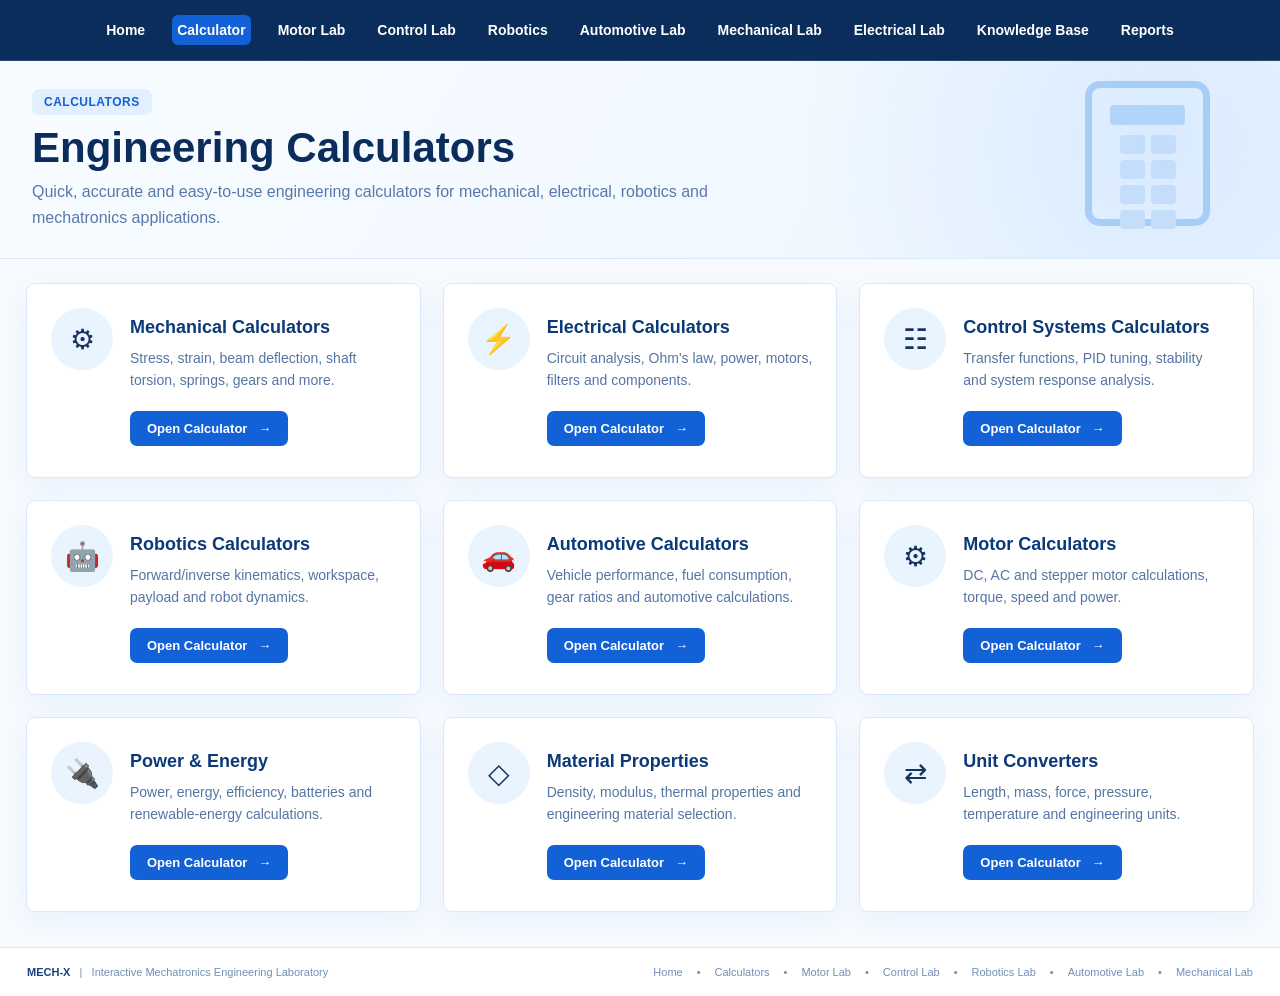
<file: calculators.html>
<!DOCTYPE html>
<html lang="en">
<head>

<meta charset="UTF-8">
<meta name="viewport" content="width=device-width, initial-scale=1.0">

<title>Engineering Calculators | MECH-X</title>

<style>

:root{
    --blue:#1261d6;
    --blue-dark:#0b2d5c;
    --blue-light:#eaf3ff;
    --blue-soft:#f4f8ff;
    --cyan:#16bde8;

    --text:#16345f;
    --muted:#607a9e;
    --border:#dbe8f7;
    --bg:#f7fbff;
    --white:#ffffff;

    --shadow:0 8px 28px rgba(18,97,214,.07);
}

*{
    margin:0;
    padding:0;
    box-sizing:border-box;
}

body{
    font-family:Arial,Helvetica,sans-serif;
    background:var(--bg);
    color:var(--text);
}

a{
    text-decoration:none;
    color:inherit;
}


/* =========================================
   MECH-X UNIVERSAL HORIZONTAL NAVIGATION
   ========================================= */

.mechx-nav{
    position:sticky;
    top:0;
    z-index:1000;

    width:100%;

    display:flex;
    align-items:center;
    justify-content:center;
    flex-wrap:wrap;

    gap:8px 22px;

    padding:15px 20px;

    background:#0b2d5c;

    border-bottom:1px solid rgba(255,255,255,.12);

    box-sizing:border-box;
}

.mechx-nav a{
    color:#ffffff;

    text-decoration:none;

    font-size:14px;
    font-weight:700;

    padding:7px 5px;

    border-radius:6px;

    transition:.2s ease;
}

.mechx-nav a:hover{
    color:#ffffff;
    background:rgba(255,255,255,.10);
}

.mechx-nav a.active{
    background:#1261d6;
    color:#ffffff;
}


/* =========================================
   MAIN CONTENT
   ========================================= */

.content{
    width:100%;
}


/* =========================================
   HERO
   ========================================= */

.hero{
    min-height:180px;
    padding:28px 32px;

    border-bottom:1px solid var(--border);

    background:
        radial-gradient(
            circle at 90% 40%,
            rgba(73,153,255,.13),
            transparent 30%
        ),
        linear-gradient(
            120deg,
            #f8fcff,
            #edf6ff
        );

    position:relative;
    overflow:hidden;
}

.hero-badge{
    display:inline-block;

    padding:6px 12px;

    background:#e2efff;
    color:var(--blue);

    border-radius:7px;

    font-size:12px;
    font-weight:800;

    letter-spacing:.5px;

    margin-bottom:10px;
}

.hero h1{
    font-size:42px;
    line-height:1.1;

    color:var(--blue-dark);

    margin-bottom:8px;
}

.hero p{
    max-width:700px;

    color:#5879a7;

    font-size:16px;
    line-height:1.6;
}


/* =========================================
   CALCULATOR ILLUSTRATION
   ========================================= */

.calculator-illustration{
    position:absolute;

    right:70px;
    top:20px;

    width:125px;
    height:145px;

    border:7px solid #8bbcf4;
    border-radius:15px;

    opacity:.65;
}

.calculator-screen{
    width:75px;
    height:20px;

    background:#9cc8f7;

    margin:17px auto 10px;

    border-radius:4px;
}

.calculator-buttons{
    display:grid;

    grid-template-columns:repeat(2,25px);

    gap:6px;

    justify-content:center;
}

.calculator-buttons span{
    height:19px;

    background:#b7d6f8;

    border-radius:4px;
}


/* =========================================
   CALCULATOR GRID
   ========================================= */

.calculator-grid{
    padding:24px 26px 35px;

    display:grid;

    grid-template-columns:repeat(3,1fr);

    gap:22px;
}

.calc-card{
    background:white;

    border:1px solid var(--border);

    border-radius:9px;

    padding:24px;

    min-height:195px;

    box-shadow:var(--shadow);

    transition:.2s;
}

.calc-card:hover{
    transform:translateY(-2px);

    box-shadow:
        0 12px 32px rgba(18,97,214,.11);
}

.calc-top{
    display:flex;

    gap:17px;

    align-items:flex-start;
}

.calc-icon{
    width:62px;
    height:62px;

    flex-shrink:0;

    border-radius:50%;

    background:#e9f4ff;

    display:flex;

    align-items:center;
    justify-content:center;

    font-size:28px;
}

.calc-card h2{
    color:#0c3978;

    font-size:18px;

    margin:9px 0 10px;
}

.calc-card p{
    color:#5475a3;

    font-size:14px;

    line-height:1.55;

    min-height:45px;
}

.open-btn{
    display:inline-block;

    margin-top:18px;

    background:var(--blue);

    color:white;

    border-radius:7px;

    padding:10px 17px;

    font-size:13px;

    font-weight:700;
}

.open-btn:hover{
    background:#0d50b8;
}


/* =========================================
   FOOTER
   ========================================= */

.footer{
    border-top:1px solid var(--border);

    background:white;

    padding:18px 27px;

    display:flex;

    justify-content:space-between;

    gap:20px;

    color:#7190b7;

    font-size:11px;
}

.footer strong{
    color:#17437d;
}

.footer-links{
    display:flex;

    gap:14px;

    flex-wrap:wrap;
}

.footer-links a:hover{
    color:var(--blue);
}


/* =========================================
   RESPONSIVE NAVIGATION
   ========================================= */

@media(max-width:1000px){

    .calculator-grid{
        grid-template-columns:repeat(2,1fr);
    }

    .calculator-illustration{
        right:25px;
    }

    .mechx-nav{
        gap:6px 14px;
        padding:13px 12px;
    }

    .mechx-nav a{
        font-size:13px;
    }
}


@media(max-width:720px){

    .mechx-nav{
        justify-content:flex-start;

        overflow-x:auto;

        flex-wrap:nowrap;

        white-space:nowrap;

        padding:12px;
    }

    .mechx-nav a{
        flex-shrink:0;

        font-size:13px;
    }

    .hero{
        padding:30px 20px;
    }

    .hero h1{
        font-size:34px;
    }

    .hero p{
        font-size:14px;
    }

    .calculator-illustration{
        display:none;
    }

    .calculator-grid{
        padding:18px;

        grid-template-columns:1fr;
    }

    .footer{
        flex-direction:column;
    }
}


@media(max-width:420px){

    .calc-card{
        padding:20px;
    }
}

</style>

</head>


<body>


<!-- =========================================
     MECH-X UNIVERSAL NAVIGATION
     ========================================= -->

<nav class="mechx-nav">

    <a href="index.html">
        Home
    </a>

    <a href="calculators.html" class="active">
        Calculator
    </a>

    <a href="motor.html">
        Motor Lab
    </a>

    <a href="control.html">
        Control Lab
    </a>

    <a href="robotics.html">
        Robotics
    </a>

    <a href="automotive.html">
        Automotive Lab
    </a>

    <a href="mechanical.html">
        Mechanical Lab
    </a>

    <a href="electrical.html">
        Electrical Lab
    </a>

    <a href="knowledge.html">
        Knowledge Base
    </a>

    <a href="reports.html">
        Reports
    </a>

</nav>


<!-- =========================================
     MAIN CONTENT
     ========================================= -->

<main class="content">


<!-- =========================================
     HERO
     ========================================= -->

<section class="hero">

    <div class="hero-badge">
        CALCULATORS
    </div>

    <h1>
        Engineering Calculators
    </h1>

    <p>
        Quick, accurate and easy-to-use engineering
        calculators for mechanical, electrical, robotics
        and mechatronics applications.
    </p>


    <div class="calculator-illustration">

        <div class="calculator-screen"></div>

        <div class="calculator-buttons">

            <span></span>
            <span></span>
            <span></span>
            <span></span>

            <span></span>
            <span></span>
            <span></span>
            <span></span>

        </div>

    </div>

</section>


<!-- =========================================
     CALCULATOR CARDS
     ========================================= -->

<section class="calculator-grid">


<!-- MECHANICAL -->

<article class="calc-card">

    <div class="calc-top">

        <div class="calc-icon">
            ⚙
        </div>

        <div>

            <h2>
                Mechanical Calculators
            </h2>

            <p>
                Stress, strain, beam deflection,
                shaft torsion, springs, gears and more.
            </p>

            <a href="mechanical.html" class="open-btn">
                Open Calculator &nbsp; →
            </a>

        </div>

    </div>

</article>


<!-- ELECTRICAL -->

<article class="calc-card">

    <div class="calc-top">

        <div class="calc-icon">
            ⚡
        </div>

        <div>

            <h2>
                Electrical Calculators
            </h2>

            <p>
                Circuit analysis, Ohm's law,
                power, motors, filters and components.
            </p>

            <a href="electrical.html" class="open-btn">
                Open Calculator &nbsp; →
            </a>

        </div>

    </div>

</article>


<!-- CONTROL -->

<article class="calc-card">

    <div class="calc-top">

        <div class="calc-icon">
            ☷
        </div>

        <div>

            <h2>
                Control Systems Calculators
            </h2>

            <p>
                Transfer functions, PID tuning,
                stability and system response analysis.
            </p>

            <a href="control.html" class="open-btn">
                Open Calculator &nbsp; →
            </a>

        </div>

    </div>

</article>


<!-- ROBOTICS -->

<article class="calc-card">

    <div class="calc-top">

        <div class="calc-icon">
            🤖
        </div>

        <div>

            <h2>
                Robotics Calculators
            </h2>

            <p>
                Forward/inverse kinematics,
                workspace, payload and robot dynamics.
            </p>

            <a href="robotics.html" class="open-btn">
                Open Calculator &nbsp; →
            </a>

        </div>

    </div>

</article>


<!-- AUTOMOTIVE -->

<article class="calc-card">

    <div class="calc-top">

        <div class="calc-icon">
            🚗
        </div>

        <div>

            <h2>
                Automotive Calculators
            </h2>

            <p>
                Vehicle performance, fuel consumption,
                gear ratios and automotive calculations.
            </p>

            <a href="automotive.html" class="open-btn">
                Open Calculator &nbsp; →
            </a>

        </div>

    </div>

</article>


<!-- MOTOR -->

<article class="calc-card">

    <div class="calc-top">

        <div class="calc-icon">
            ⚙
        </div>

        <div>

            <h2>
                Motor Calculators
            </h2>

            <p>
                DC, AC and stepper motor calculations,
                torque, speed and power.
            </p>

            <a href="motor.html" class="open-btn">
                Open Calculator &nbsp; →
            </a>

        </div>

    </div>

</article>


<!-- POWER -->

<article class="calc-card">

    <div class="calc-top">

        <div class="calc-icon">
            🔌
        </div>

        <div>

            <h2>
                Power & Energy
            </h2>

            <p>
                Power, energy, efficiency, batteries
                and renewable-energy calculations.
            </p>

            <a href="#" class="open-btn"
               onclick="comingSoon(event)">
                Open Calculator &nbsp; →
            </a>

        </div>

    </div>

</article>


<!-- MATERIALS -->

<article class="calc-card">

    <div class="calc-top">

        <div class="calc-icon">
            ◇
        </div>

        <div>

            <h2>
                Material Properties
            </h2>

            <p>
                Density, modulus, thermal properties
                and engineering material selection.
            </p>

            <a href="mechanical.html" class="open-btn">
                Open Calculator &nbsp; →
            </a>

        </div>

    </div>

</article>


<!-- UNIT CONVERTER -->

<article class="calc-card">

    <div class="calc-top">

        <div class="calc-icon">
            ⇄
        </div>

        <div>

            <h2>
                Unit Converters
            </h2>

            <p>
                Length, mass, force, pressure,
                temperature and engineering units.
            </p>

            <a href="#" class="open-btn"
               onclick="comingSoon(event)">
                Open Calculator &nbsp; →
            </a>

        </div>

    </div>

</article>


</section>


<!-- =========================================
     FOOTER
     ========================================= -->

<footer class="footer">

    <div>

        <strong>MECH-X</strong>

        &nbsp; | &nbsp;

        Interactive Mechatronics Engineering Laboratory

    </div>


    <div class="footer-links">

        <a href="index.html">
            Home
        </a>

        <span>•</span>

        <a href="calculators.html">
            Calculators
        </a>

        <span>•</span>

        <a href="motor.html">
            Motor Lab
        </a>

        <span>•</span>

        <a href="control.html">
            Control Lab
        </a>

        <span>•</span>

        <a href="robotics.html">
            Robotics Lab
        </a>

        <span>•</span>

        <a href="automotive.html">
            Automotive Lab
        </a>

        <span>•</span>

        <a href="mechanical.html">
            Mechanical Lab
        </a>

    </div>

</footer>


</main>


<script>

function comingSoon(event){

    event.preventDefault();

    alert(
        "This calculator module is coming soon to MECH-X."
    );

}

</script>


</body>
</html>
</file>
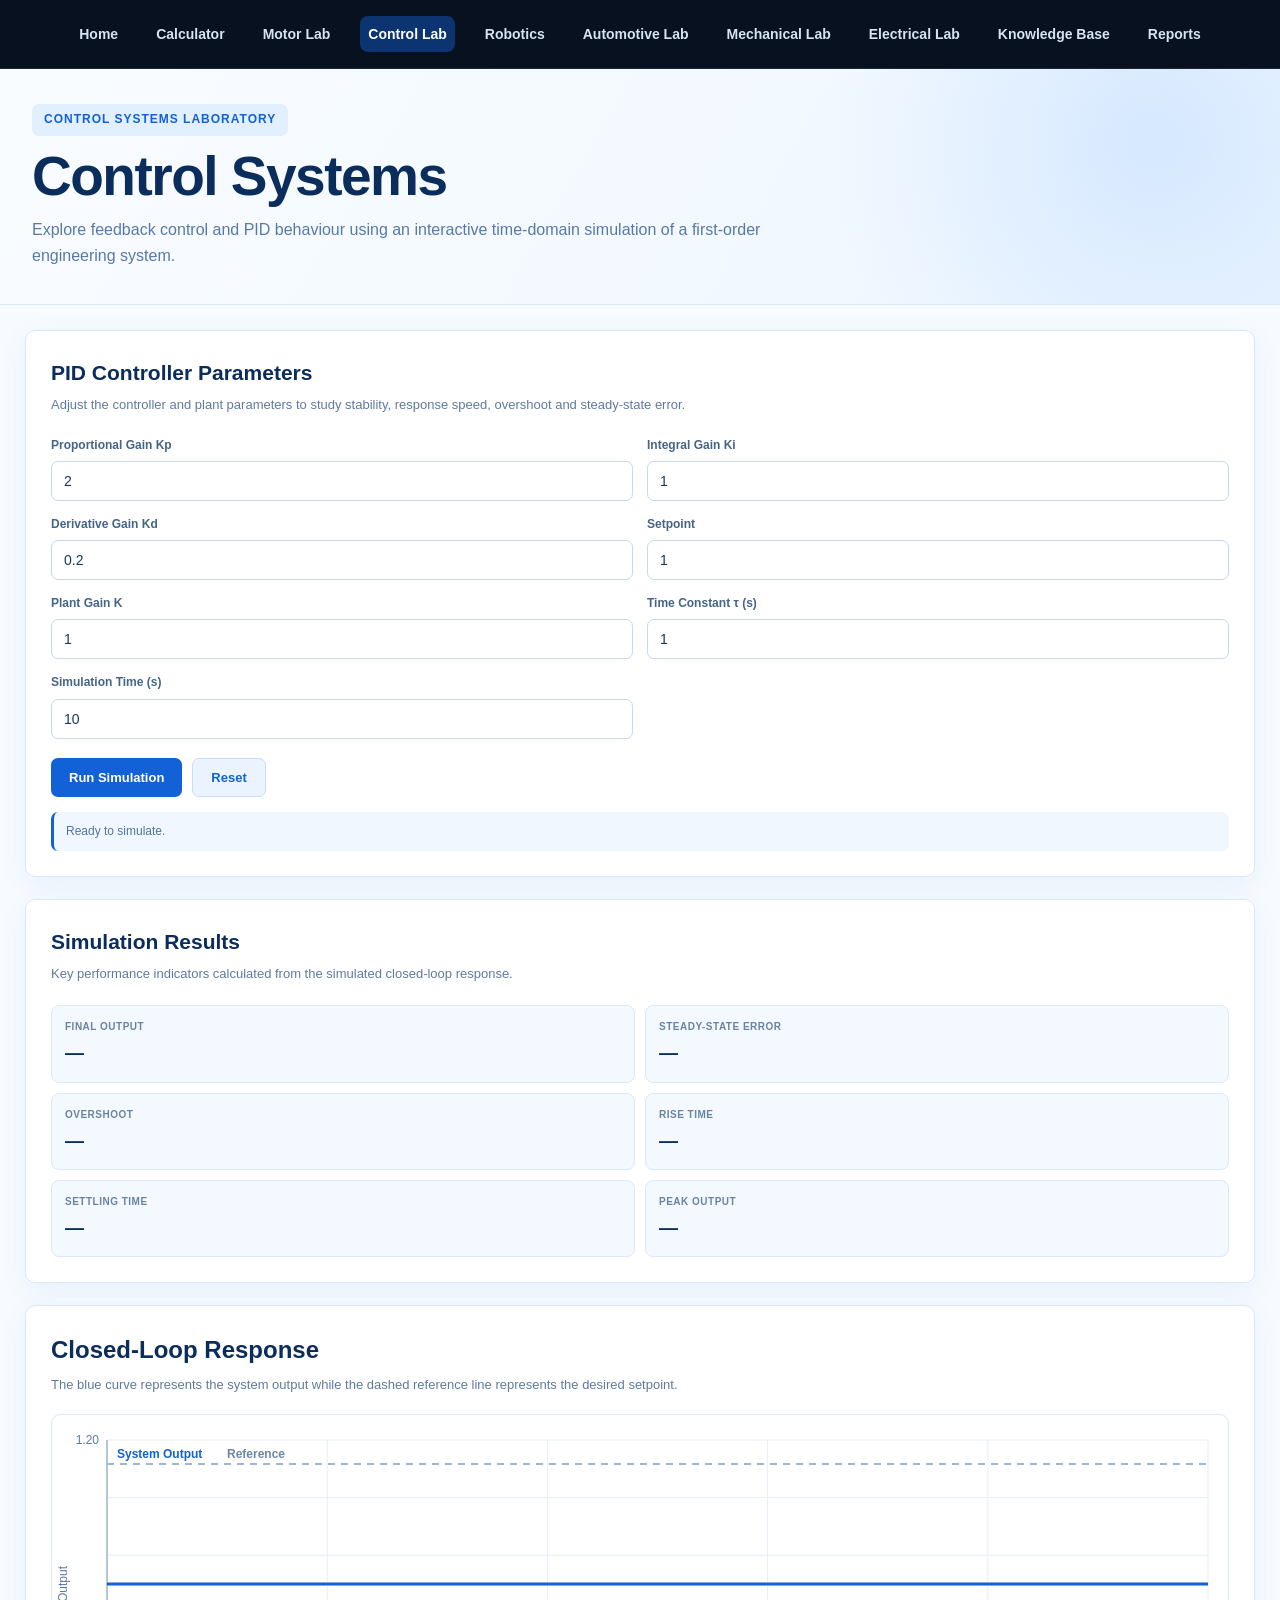
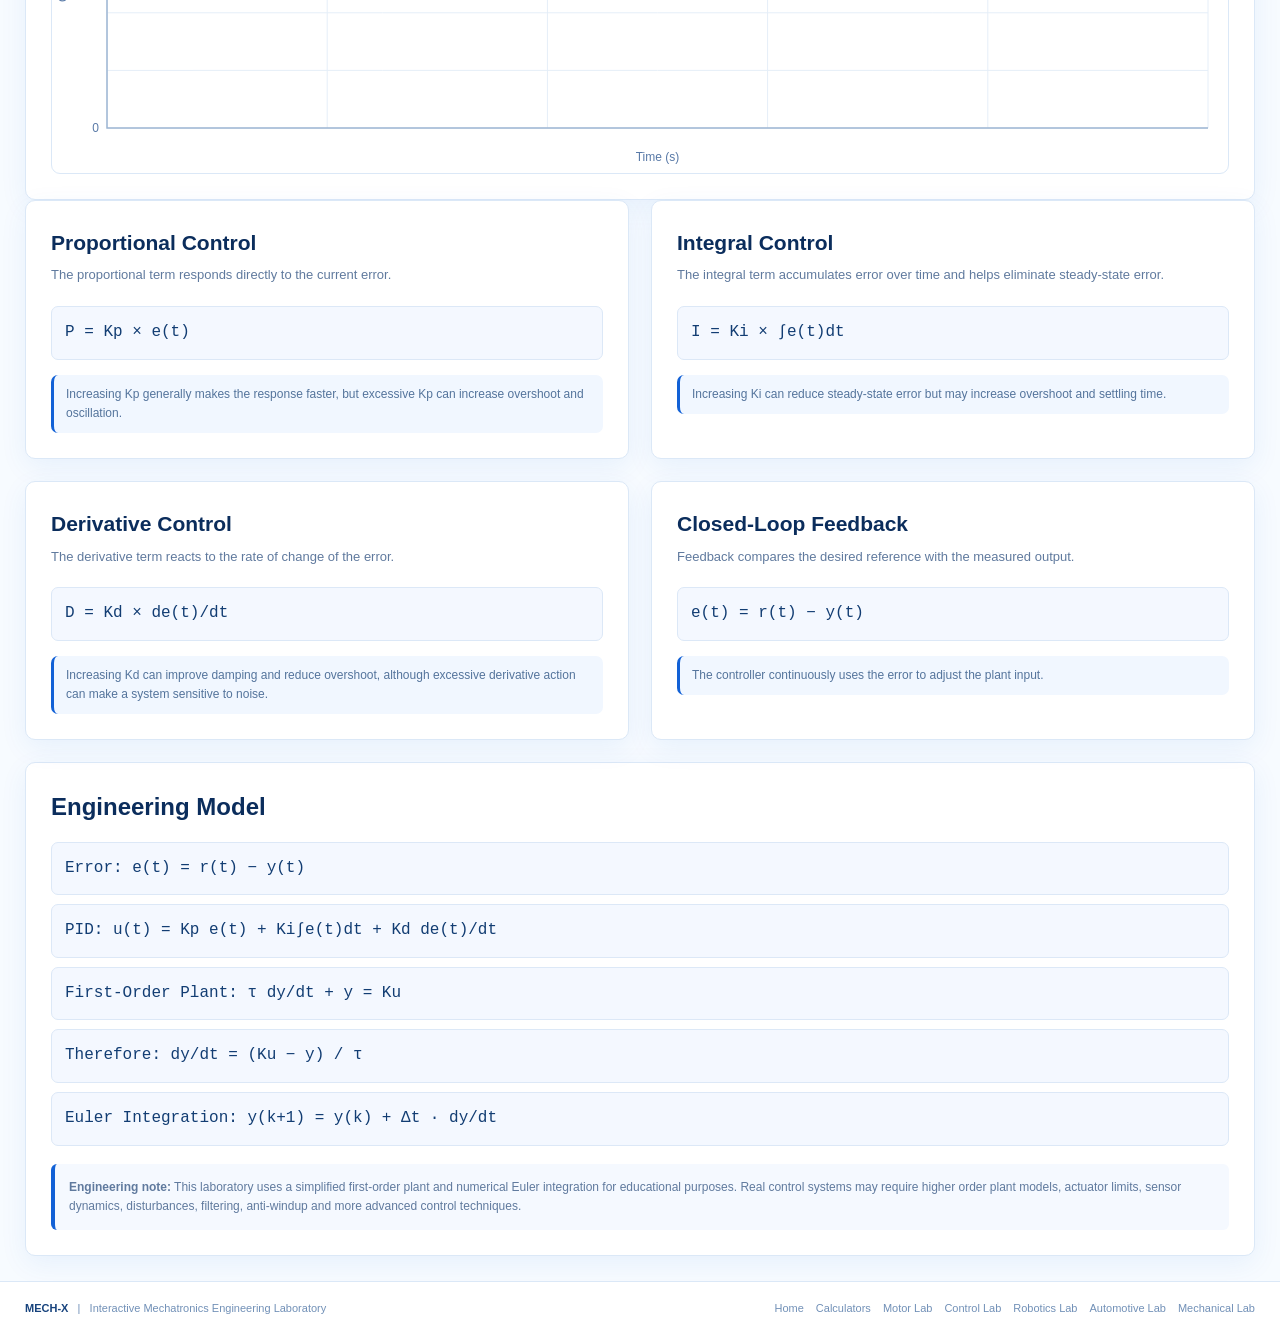
<file: control.html>
<!DOCTYPE html>
<html lang="en">
<head>
<meta charset="UTF-8">
<meta name="viewport" content="width=device-width, initial-scale=1.0">
<title>Control Systems Laboratory | MECH-X</title>

<style>
:root{
    --blue:#1261d6;
    --blue-dark:#0b2d5c;
    --blue-light:#eaf3ff;
    --blue-soft:#f4f8ff;
    --cyan:#16bde8;
    --text:#16345f;
    --muted:#607a9e;
    --border:#dbe8f7;
    --bg:#f7fbff;
    --white:#ffffff;
    --green:#168447;
    --red:#d63c3c;
    --shadow:0 8px 28px rgba(18,97,214,.07);
}

*{
    margin:0;
    padding:0;
    box-sizing:border-box;
}

body{
    font-family:Arial,Helvetica,sans-serif;
    background:var(--bg);
    color:var(--text);
    line-height:1.6;
}

a{
    text-decoration:none;
    color:inherit;
}

button,
input,
select{
    font-family:inherit;
}

/* =========================
   MECH-X UNIVERSAL NAV
========================= */

.mechx-nav{
    position:sticky;
    top:0;
    z-index:1000;
    width:100%;
    display:flex;
    align-items:center;
    justify-content:center;
    flex-wrap:wrap;
    gap:8px 22px;
    padding:16px 20px;
    background:#07111f;
    border-bottom:1px solid rgba(255,255,255,.09);
}

.mechx-nav a{
    color:#d7e3f3;
    text-decoration:none;
    font-size:14px;
    font-weight:700;
    padding:7px 8px;
    border-radius:8px;
    transition:.2s ease;
}

.mechx-nav a:hover{
    color:#00d4ff;
}

.mechx-nav a.active{
    color:#ffffff;
    background:rgba(18,97,214,.45);
}

@media(max-width:900px){
    .mechx-nav{
        gap:6px 14px;
        padding:14px 12px;
    }

    .mechx-nav a{
        font-size:13px;
    }
}

@media(max-width:600px){
    .mechx-nav{
        justify-content:flex-start;
        overflow-x:auto;
        flex-wrap:nowrap;
        white-space:nowrap;
        padding:12px;
    }

    .mechx-nav a{
        flex-shrink:0;
        font-size:13px;
    }
}

/* =========================
   MAIN
========================= */

.content{
    min-width:0;
}

/* =========================
   HERO
========================= */

.hero{
    padding:35px 32px;
    border-bottom:1px solid var(--border);

    background:
        radial-gradient(
            circle at 90% 30%,
            rgba(70,150,255,.15),
            transparent 28%
        ),
        linear-gradient(
            120deg,
            #f9fcff,
            #edf6ff
        );
}

.hero-badge{
    display:inline-block;
    padding:6px 12px;
    border-radius:7px;
    background:#e2efff;
    color:var(--blue);
    font-size:12px;
    font-weight:900;
    letter-spacing:1px;
    margin-bottom:12px;
}

.hero h1{
    color:var(--blue-dark);
    font-size:clamp(36px,5vw,55px);
    line-height:1.05;
    letter-spacing:-1.5px;
    margin-bottom:12px;
}

.hero p{
    max-width:760px;
    color:#5879a7;
    font-size:16px;
    line-height:1.6;
}

/* =========================
   LAB CONTENT
========================= */

.lab-content{
    padding:25px;
}

/* =========================
   CARDS
========================= */

.tool-grid{
    display:grid;
    grid-template-columns:repeat(2,minmax(0,1fr));
    gap:22px;
}

.tool-card{
    background:white;
    border:1px solid var(--border);
    border-radius:10px;
    padding:25px;
    box-shadow:var(--shadow);
}

.tool-card h2{
    color:var(--blue-dark);
    font-size:21px;
    margin-bottom:6px;
}

.tool-description{
    color:var(--muted);
    font-size:13px;
    margin-bottom:20px;
}

/* =========================
   INPUTS
========================= */

.input-grid{
    display:grid;
    grid-template-columns:repeat(2,minmax(0,1fr));
    gap:14px;
}

.input-group{
    display:flex;
    flex-direction:column;
}

.input-group label{
    color:#466486;
    font-size:12px;
    font-weight:800;
    margin-bottom:6px;
}

.input-group input,
.input-group select{
    width:100%;
    padding:11px 12px;
    border:1px solid #cad9ea;
    border-radius:7px;
    background:white;
    color:#17385f;
    font-size:14px;
    outline:none;
}

.input-group input:focus,
.input-group select:focus{
    border-color:var(--blue);
    box-shadow:0 0 0 3px rgba(18,97,214,.09);
}

/* =========================
   BUTTONS
========================= */

.button-row{
    display:flex;
    flex-wrap:wrap;
    gap:10px;
    margin-top:19px;
}

.primary-btn,
.secondary-btn{
    border:none;
    border-radius:7px;
    padding:11px 18px;
    font-size:13px;
    font-weight:800;
    cursor:pointer;
}

.primary-btn{
    background:var(--blue);
    color:white;
}

.primary-btn:hover{
    background:#0d50b8;
}

.secondary-btn{
    background:var(--blue-light);
    color:var(--blue);
    border:1px solid #c9ddf7;
}

.secondary-btn:hover{
    background:#dcecff;
}

/* =========================
   RESULT BOX
========================= */

.result-box{
    margin-top:20px;
    display:grid;
    grid-template-columns:repeat(2,minmax(0,1fr));
    gap:10px;
}

.result-item{
    background:var(--blue-soft);
    border:1px solid #dce8f7;
    border-radius:8px;
    padding:13px;
}

.result-label{
    color:#6983a4;
    font-size:10px;
    font-weight:800;
    text-transform:uppercase;
    letter-spacing:.5px;
}

.result-value{
    color:var(--blue-dark);
    font-size:19px;
    font-weight:900;
    margin-top:3px;
}

/* =========================
   STATUS
========================= */

.status{
    margin-top:15px;
    padding:10px 12px;
    border-radius:7px;
    background:#f1f7ff;
    color:#54749c;
    font-size:12px;
    border-left:3px solid var(--blue);
}

/* =========================
   GRAPH
========================= */

.visual-card{
    margin-top:22px;
    background:white;
    border:1px solid var(--border);
    border-radius:10px;
    padding:25px;
    box-shadow:var(--shadow);
}

.visual-card h2{
    color:var(--blue-dark);
    margin-bottom:5px;
}

.visual-card p{
    color:var(--muted);
    font-size:13px;
    margin-bottom:18px;
}

.canvas-wrap{
    height:360px;
    border:1px solid var(--border);
    border-radius:9px;
    overflow:hidden;
    background:white;
}

canvas{
    display:block;
    width:100%;
    height:100%;
}

/* =========================
   EQUATIONS
========================= */

.equation-section{
    margin-top:22px;
    background:white;
    border:1px solid var(--border);
    border-radius:10px;
    padding:25px;
    box-shadow:var(--shadow);
}

.equation-section h2{
    color:var(--blue-dark);
    margin-bottom:15px;
}

.equation{
    padding:13px;
    margin-top:9px;
    background:var(--blue-soft);
    border:1px solid #dce8f7;
    border-radius:7px;
    font-family:"Courier New",monospace;
    color:#123d73;
    overflow-x:auto;
}

.note{
    margin-top:18px;
    padding:14px;
    border-left:4px solid var(--blue);
    background:#f5f9ff;
    border-radius:6px;
    color:#607a9e;
    font-size:12px;
}

/* =========================
   FOOTER
========================= */

.footer{
    border-top:1px solid var(--border);
    background:white;
    padding:18px 25px;
    display:flex;
    justify-content:space-between;
    gap:20px;
    color:#7190b7;
    font-size:11px;
}

.footer strong{
    color:#17437d;
}

.footer-links{
    display:flex;
    flex-wrap:wrap;
    gap:12px;
}

.footer-links a:hover{
    color:var(--blue);
}

/* =========================
   MOBILE
========================= */

@media(max-width:950px){

    .tool-grid{
        grid-template-columns:1fr;
    }
}

@media(max-width:720px){

    .hero{
        padding:28px 20px;
    }

    .hero h1{
        font-size:38px;
    }

    .lab-content{
        padding:18px;
    }

    .input-grid{
        grid-template-columns:1fr;
    }

    .canvas-wrap{
        height:300px;
    }

    .footer{
        flex-direction:column;
    }
}

@media(max-width:430px){

    .result-box{
        grid-template-columns:1fr;
    }

    .tool-card,
    .visual-card,
    .equation-section{
        padding:19px;
    }
}
</style>
</head>

<body>

<!-- =========================
     UNIVERSAL NAVIGATION
========================= -->

<nav class="mechx-nav">

    <a href="index.html">Home</a>

    <a href="calculators.html">Calculator</a>

    <a href="motor.html">Motor Lab</a>

    <a href="control.html" class="active">Control Lab</a>

    <a href="robotics.html">Robotics</a>

    <a href="automotive.html">Automotive Lab</a>

    <a href="mechanical.html">Mechanical Lab</a>

    <a href="electrical.html">Electrical Lab</a>

    <a href="knowledge.html">Knowledge Base</a>

    <a href="reports.html">Reports</a>

</nav>


<!-- =========================
     MAIN CONTENT
========================= -->

<main class="content">

<section class="hero">

    <div class="hero-badge">
        CONTROL SYSTEMS LABORATORY
    </div>

    <h1>
        Control Systems
    </h1>

    <p>
        Explore feedback control and PID behaviour using
        an interactive time-domain simulation of a
        first-order engineering system.
    </p>

</section>


<div class="lab-content">


<section class="tool-card">

    <h2>PID Controller Parameters</h2>

    <p class="tool-description">
        Adjust the controller and plant parameters to study
        stability, response speed, overshoot and steady-state
        error.
    </p>

    <div class="input-grid">

        <div class="input-group">
            <label>Proportional Gain Kp</label>
            <input id="kp" type="number" value="2" step="0.1">
        </div>

        <div class="input-group">
            <label>Integral Gain Ki</label>
            <input id="ki" type="number" value="1" step="0.1">
        </div>

        <div class="input-group">
            <label>Derivative Gain Kd</label>
            <input id="kd" type="number" value="0.2" step="0.05">
        </div>

        <div class="input-group">
            <label>Setpoint</label>
            <input id="setpoint" type="number" value="1" step="0.1">
        </div>

        <div class="input-group">
            <label>Plant Gain K</label>
            <input id="plantGain" type="number" value="1" step="0.1">
        </div>

        <div class="input-group">
            <label>Time Constant τ (s)</label>
            <input id="tau" type="number" value="1" step="0.1">
        </div>

        <div class="input-group">
            <label>Simulation Time (s)</label>
            <input id="simTime" type="number" value="10" step="1">
        </div>

    </div>

    <div class="button-row">

        <button class="primary-btn" onclick="runSimulation()">
            Run Simulation
        </button>

        <button class="secondary-btn" onclick="resetSimulation()">
            Reset
        </button>

    </div>

    <div class="status" id="status">
        Ready to simulate.
    </div>

</section>


<section class="tool-card" style="margin-top:22px;">

    <h2>Simulation Results</h2>

    <p class="tool-description">
        Key performance indicators calculated from the
        simulated closed-loop response.
    </p>

    <div class="result-box">

        <div class="result-item">
            <div class="result-label">Final Output</div>
            <div class="result-value" id="finalOutput">—</div>
        </div>

        <div class="result-item">
            <div class="result-label">Steady-State Error</div>
            <div class="result-value" id="steadyError">—</div>
        </div>

        <div class="result-item">
            <div class="result-label">Overshoot</div>
            <div class="result-value" id="overshoot">—</div>
        </div>

        <div class="result-item">
            <div class="result-label">Rise Time</div>
            <div class="result-value" id="riseTime">—</div>
        </div>

        <div class="result-item">
            <div class="result-label">Settling Time</div>
            <div class="result-value" id="settlingTime">—</div>
        </div>

        <div class="result-item">
            <div class="result-label">Peak Output</div>
            <div class="result-value" id="peakOutput">—</div>
        </div>

    </div>

</section>


<section class="visual-card">

    <h2>Closed-Loop Response</h2>

    <p>
        The blue curve represents the system output while
        the dashed reference line represents the desired
        setpoint.
    </p>

    <div class="canvas-wrap">
        <canvas id="responseCanvas"></canvas>
    </div>

</section>


<section class="tool-grid">

<section class="tool-card">

    <h2>Proportional Control</h2>

    <p class="tool-description">
        The proportional term responds directly to the
        current error.
    </p>

    <div class="equation">
        P = Kp × e(t)
    </div>

    <div class="status">
        Increasing Kp generally makes the response faster,
        but excessive Kp can increase overshoot and
        oscillation.
    </div>

</section>


<section class="tool-card">

    <h2>Integral Control</h2>

    <p class="tool-description">
        The integral term accumulates error over time and
        helps eliminate steady-state error.
    </p>

    <div class="equation">
        I = Ki × ∫e(t)dt
    </div>

    <div class="status">
        Increasing Ki can reduce steady-state error but may
        increase overshoot and settling time.
    </div>

</section>


<section class="tool-card">

    <h2>Derivative Control</h2>

    <p class="tool-description">
        The derivative term reacts to the rate of change of
        the error.
    </p>

    <div class="equation">
        D = Kd × de(t)/dt
    </div>

    <div class="status">
        Increasing Kd can improve damping and reduce
        overshoot, although excessive derivative action can
        make a system sensitive to noise.
    </div>

</section>


<section class="tool-card">

    <h2>Closed-Loop Feedback</h2>

    <p class="tool-description">
        Feedback compares the desired reference with the
        measured output.
    </p>

    <div class="equation">
        e(t) = r(t) − y(t)
    </div>

    <div class="status">
        The controller continuously uses the error to adjust
        the plant input.
    </div>

</section>

</section>


<section class="equation-section">

    <h2>Engineering Model</h2>

    <div class="equation">
        Error: e(t) = r(t) − y(t)
    </div>

    <div class="equation">
        PID: u(t) = Kp e(t) + Ki∫e(t)dt + Kd de(t)/dt
    </div>

    <div class="equation">
        First-Order Plant: τ dy/dt + y = Ku
    </div>

    <div class="equation">
        Therefore: dy/dt = (Ku − y) / τ
    </div>

    <div class="equation">
        Euler Integration: y(k+1) = y(k) + Δt · dy/dt
    </div>

    <div class="note">

        <strong>Engineering note:</strong>
        This laboratory uses a simplified first-order plant
        and numerical Euler integration for educational
        purposes. Real control systems may require higher
        order plant models, actuator limits, sensor dynamics,
        disturbances, filtering, anti-windup and more advanced
        control techniques.

    </div>

</section>

</div>


<footer class="footer">

    <div>
        <strong>MECH-X</strong>
        &nbsp; | &nbsp;
        Interactive Mechatronics Engineering Laboratory
    </div>

    <div class="footer-links">

        <a href="index.html">Home</a>
        <a href="calculators.html">Calculators</a>
        <a href="motor.html">Motor Lab</a>
        <a href="control.html">Control Lab</a>
        <a href="robotics.html">Robotics Lab</a>
        <a href="automotive.html">Automotive Lab</a>
        <a href="mechanical.html">Mechanical Lab</a>

    </div>

</footer>

</main>


<script>
/* =====================================================
   CONTROL SYSTEM SIMULATION
===================================================== */

function runSimulation(){

    const Kp =
        parseFloat(document.getElementById("kp").value);

    const Ki =
        parseFloat(document.getElementById("ki").value);

    const Kd =
        parseFloat(document.getElementById("kd").value);

    const setpoint =
        parseFloat(document.getElementById("setpoint").value);

    const K =
        parseFloat(document.getElementById("plantGain").value);

    const tau =
        parseFloat(document.getElementById("tau").value);

    const simulationTime =
        parseFloat(document.getElementById("simTime").value);

    if(
        !isFinite(Kp) ||
        !isFinite(Ki) ||
        !isFinite(Kd) ||
        !isFinite(setpoint) ||
        !isFinite(K) ||
        !isFinite(tau) ||
        !isFinite(simulationTime) ||
        tau <= 0 ||
        simulationTime <= 0
    ){
        alert("Please enter valid control parameters.");
        return;
    }

    const dt = 0.01;

    const steps =
        Math.floor(simulationTime / dt);

    let y = 0;
    let integral = 0;
    let previousError = setpoint;
    let maxOutput = -Infinity;
    let maxOvershoot = 0;
    let riseStart = null;
    let riseEnd = null;
    let settling = null;

    const times = [];
    const outputs = [];

    for(let i=0;i<=steps;i++){

        const t = i * dt;

        const error =
            setpoint - y;

        integral +=
            error * dt;

        const derivative =
            (error - previousError) / dt;

        const P =
            Kp * error;

        const I =
            Ki * integral;

        const D =
            Kd * derivative;

        const u =
            P + I + D;

        const dydt =
            (K * u - y) / tau;

        y += dydt * dt;

        times.push(t);
        outputs.push(y);

        if(y > maxOutput){
            maxOutput = y;
        }

        if(setpoint !== 0){

            const percentage =
                ((y - setpoint) /
                Math.abs(setpoint)) * 100;

            if(percentage > maxOvershoot){
                maxOvershoot = percentage;
            }
        }

        if(setpoint > 0){

            const ratio =
                y / setpoint;

            if(
                riseStart === null &&
                ratio >= 0.1
            ){
                riseStart = t;
            }

            if(
                riseEnd === null &&
                ratio >= 0.9
            ){
                riseEnd = t;
            }
        }

        previousError =
            error;
    }

    const finalOutput =
        outputs[outputs.length - 1];

    const steadyStateError =
        Math.abs(setpoint - finalOutput);

    const tolerance =
        Math.abs(setpoint) * 0.02;

    if(tolerance > 0){

        for(let i=0;i<outputs.length;i++){

            let remainsInside = true;

            for(
                let j=i;
                j<outputs.length;
                j++
            ){

                if(
                    Math.abs(
                        outputs[j] - setpoint
                    ) > tolerance
                ){
                    remainsInside = false;
                    break;
                }
            }

            if(remainsInside){
                settling = times[i];
                break;
            }
        }
    }

    let riseTimeValue = "—";

    if(
        riseStart !== null &&
        riseEnd !== null
    ){
        riseTimeValue =
            (riseEnd - riseStart).toFixed(2)
            + " s";
    }

    let settlingValue = "Not settled";

    if(settling !== null){
        settlingValue =
            settling.toFixed(2)
            + " s";
    }

    document.getElementById("finalOutput")
        .textContent =
        finalOutput.toFixed(4);

    document.getElementById("steadyError")
        .textContent =
        steadyStateError.toFixed(4);

    document.getElementById("overshoot")
        .textContent =
        Math.max(0,maxOvershoot).toFixed(2)
        + "%";

    document.getElementById("riseTime")
        .textContent =
        riseTimeValue;

    document.getElementById("settlingTime")
        .textContent =
        settlingValue;

    document.getElementById("peakOutput")
        .textContent =
        maxOutput.toFixed(4);

    document.getElementById("status")
        .textContent =
        "Simulation completed successfully. " +
        "The response has been calculated using " +
        "Euler numerical integration.";

    drawResponse(
        times,
        outputs,
        setpoint
    );
}


/* =====================================================
   RESET
===================================================== */

function resetSimulation(){

    document.getElementById("kp").value = 2;
    document.getElementById("ki").value = 1;
    document.getElementById("kd").value = 0.2;
    document.getElementById("setpoint").value = 1;
    document.getElementById("plantGain").value = 1;
    document.getElementById("tau").value = 1;
    document.getElementById("simTime").value = 10;

    document.getElementById("finalOutput")
        .textContent = "—";

    document.getElementById("steadyError")
        .textContent = "—";

    document.getElementById("overshoot")
        .textContent = "—";

    document.getElementById("riseTime")
        .textContent = "—";

    document.getElementById("settlingTime")
        .textContent = "—";

    document.getElementById("peakOutput")
        .textContent = "—";

    document.getElementById("status")
        .textContent =
        "Ready to simulate.";

    drawResponse(
        [0,1],
        [0,0],
        1
    );
}


/* =====================================================
   DRAW RESPONSE GRAPH
===================================================== */

function drawResponse(
    times,
    outputs,
    setpoint
){

    const canvas =
        document.getElementById(
            "responseCanvas"
        );

    const ctx =
        canvas.getContext("2d");

    const rect =
        canvas.getBoundingClientRect();

    const dpr =
        window.devicePixelRatio || 1;

    canvas.width =
        rect.width * dpr;

    canvas.height =
        rect.height * dpr;

    ctx.setTransform(
        dpr,
        0,
        0,
        dpr,
        0,
        0
    );

    const width =
        rect.width;

    const height =
        rect.height;

    ctx.clearRect(
        0,
        0,
        width,
        height
    );

    const left = 55;
    const right = 20;
    const top = 25;
    const bottom = 45;

    const graphWidth =
        width - left - right;

    const graphHeight =
        height - top - bottom;

    let maxValue =
        Math.max(
            Math.abs(setpoint),
            ...outputs.map(v => Math.abs(v))
        );

    if(maxValue === 0){
        maxValue = 1;
    }

    maxValue *= 1.2;

    ctx.strokeStyle = "#e5eef8";
    ctx.lineWidth = 1;

    for(let i=0;i<=5;i++){

        const y =
            top +
            graphHeight *
            (i/5);

        ctx.beginPath();

        ctx.moveTo(
            left,
            y
        );

        ctx.lineTo(
            width-right,
            y
        );

        ctx.stroke();
    }

    for(let i=0;i<=5;i++){

        const x =
            left +
            graphWidth *
            (i/5);

        ctx.beginPath();

        ctx.moveTo(
            x,
            top
        );

        ctx.lineTo(
            x,
            height-bottom
        );

        ctx.stroke();
    }

    ctx.strokeStyle =
        "#9eb6d2";

    ctx.lineWidth = 1.5;

    ctx.beginPath();

    ctx.moveTo(
        left,
        top
    );

    ctx.lineTo(
        left,
        height-bottom
    );

    ctx.lineTo(
        width-right,
        height-bottom
    );

    ctx.stroke();

    const referenceY =
        top +
        graphHeight *
        (
            1 -
            (
                setpoint + maxValue
            ) /
            (2*maxValue)
        );

    ctx.strokeStyle =
        "#9eb6d2";

    ctx.setLineDash([7,6]);
    ctx.lineWidth = 2;

    ctx.beginPath();

    ctx.moveTo(
        left,
        referenceY
    );

    ctx.lineTo(
        width-right,
        referenceY
    );

    ctx.stroke();

    ctx.setLineDash([]);

    if(outputs.length > 1){

        ctx.strokeStyle =
            "#1261d6";

        ctx.lineWidth = 3;

        ctx.beginPath();

        for(
            let i=0;
            i<outputs.length;
            i++
        ){

            const x =
                left +
                (
                    times[i] /
                    times[times.length-1]
                ) *
                graphWidth;

            const y =
                top +
                graphHeight *
                (
                    1 -
                    (
                        outputs[i] + maxValue
                    ) /
                    (2*maxValue)
                );

            if(i===0){
                ctx.moveTo(x,y);
            }else{
                ctx.lineTo(x,y);
            }
        }

        ctx.stroke();
    }

    ctx.fillStyle =
        "#5879a7";

    ctx.font =
        "12px Arial";

    ctx.textAlign =
        "center";

    ctx.fillText(
        "Time (s)",
        left + graphWidth/2,
        height-12
    );

    ctx.save();

    ctx.translate(
        15,
        top + graphHeight/2
    );

    ctx.rotate(-Math.PI/2);

    ctx.fillText(
        "Output",
        0,
        0
    );

    ctx.restore();

    ctx.textAlign =
        "right";

    ctx.fillText(
        maxValue.toFixed(2),
        left-8,
        top+4
    );

    ctx.fillText(
        "0",
        left-8,
        height-bottom+4
    );

    ctx.textAlign =
        "left";

    ctx.font =
        "bold 12px Arial";

    ctx.fillStyle =
        "#1261d6";

    ctx.fillText(
        "System Output",
        left+10,
        top+18
    );

    ctx.fillStyle =
        "#6d86a5";

    ctx.fillText(
        "Reference",
        left+120,
        top+18
    );
}


/* =====================================================
   START
===================================================== */

window.addEventListener(
    "load",
    function(){

        drawResponse(
            [0,1],
            [0,0],
            1
        );

    }
);

window.addEventListener(
    "resize",
    function(){

        const setpoint =
            parseFloat(
                document.getElementById(
                    "setpoint"
                ).value
            ) || 1;

        drawResponse(
            [0,1],
            [0,0],
            setpoint
        );

    }
);
</script>

</body>
</html>
</file>
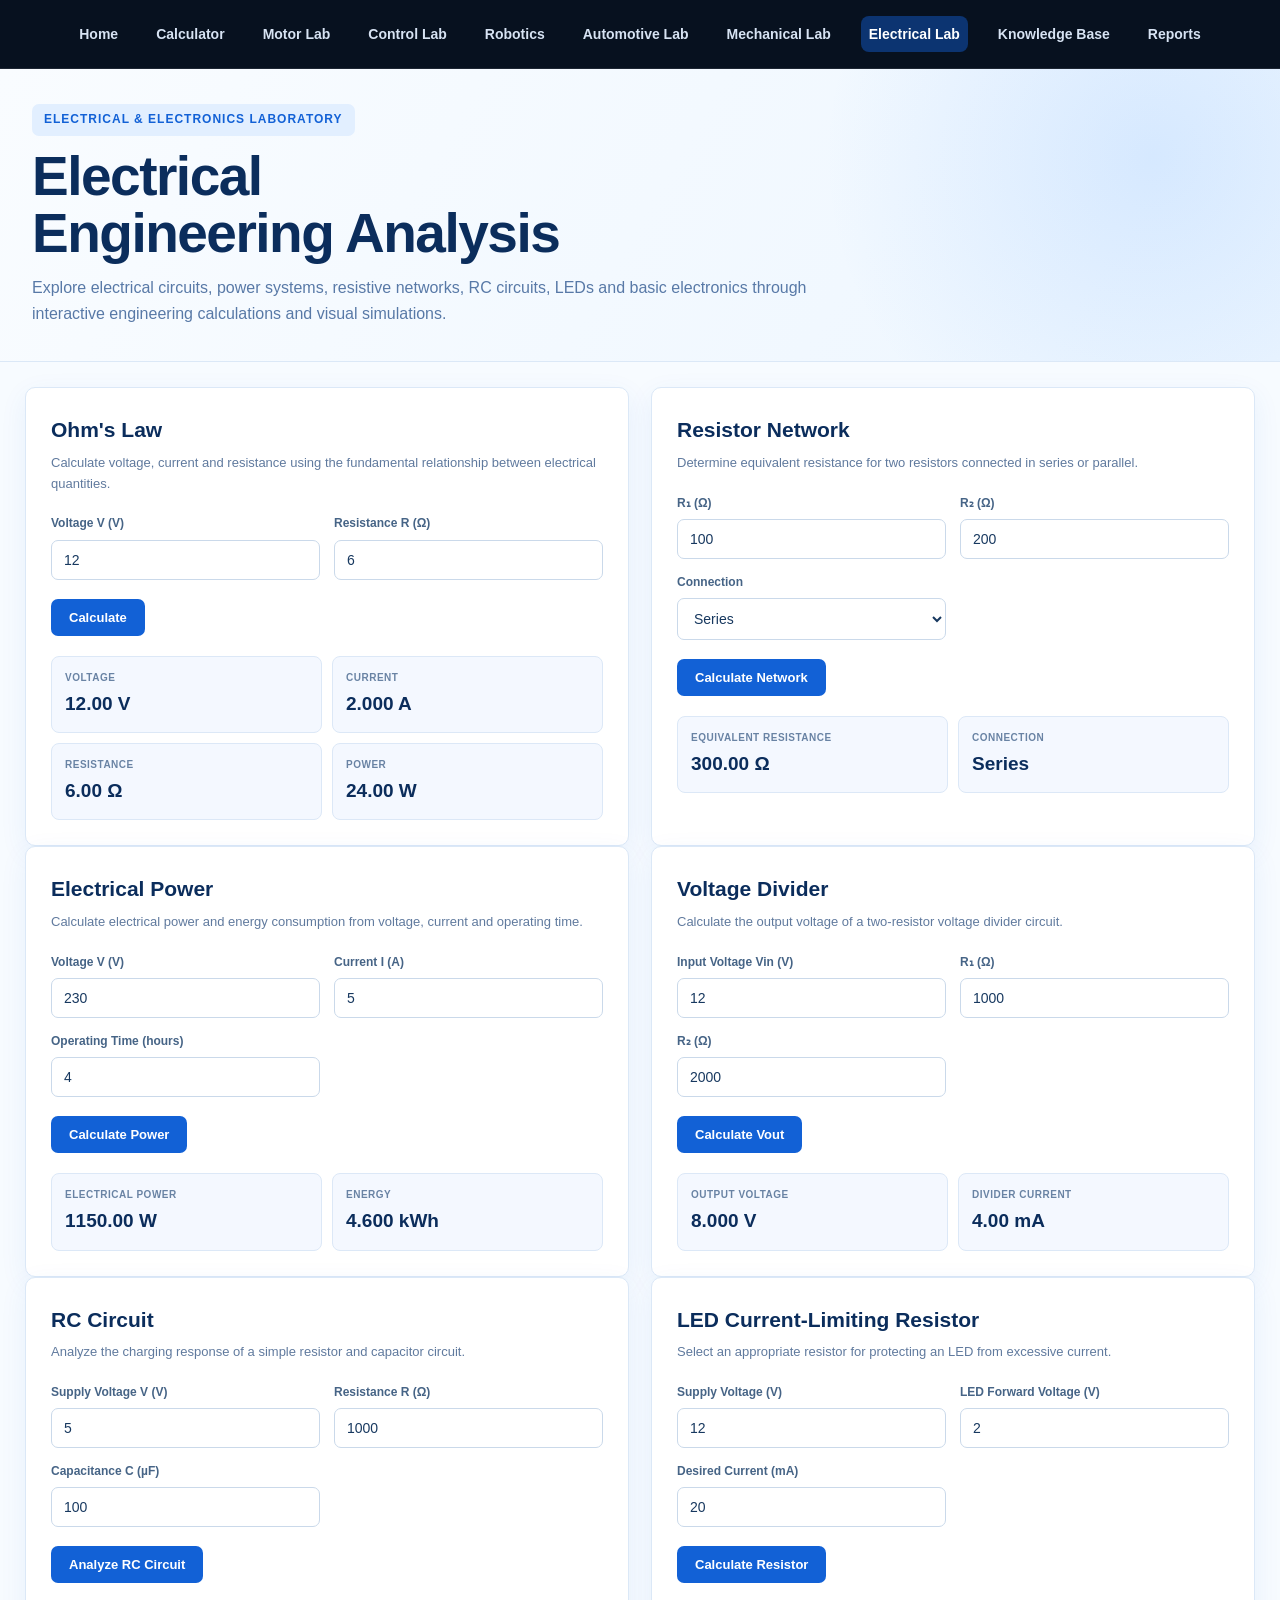
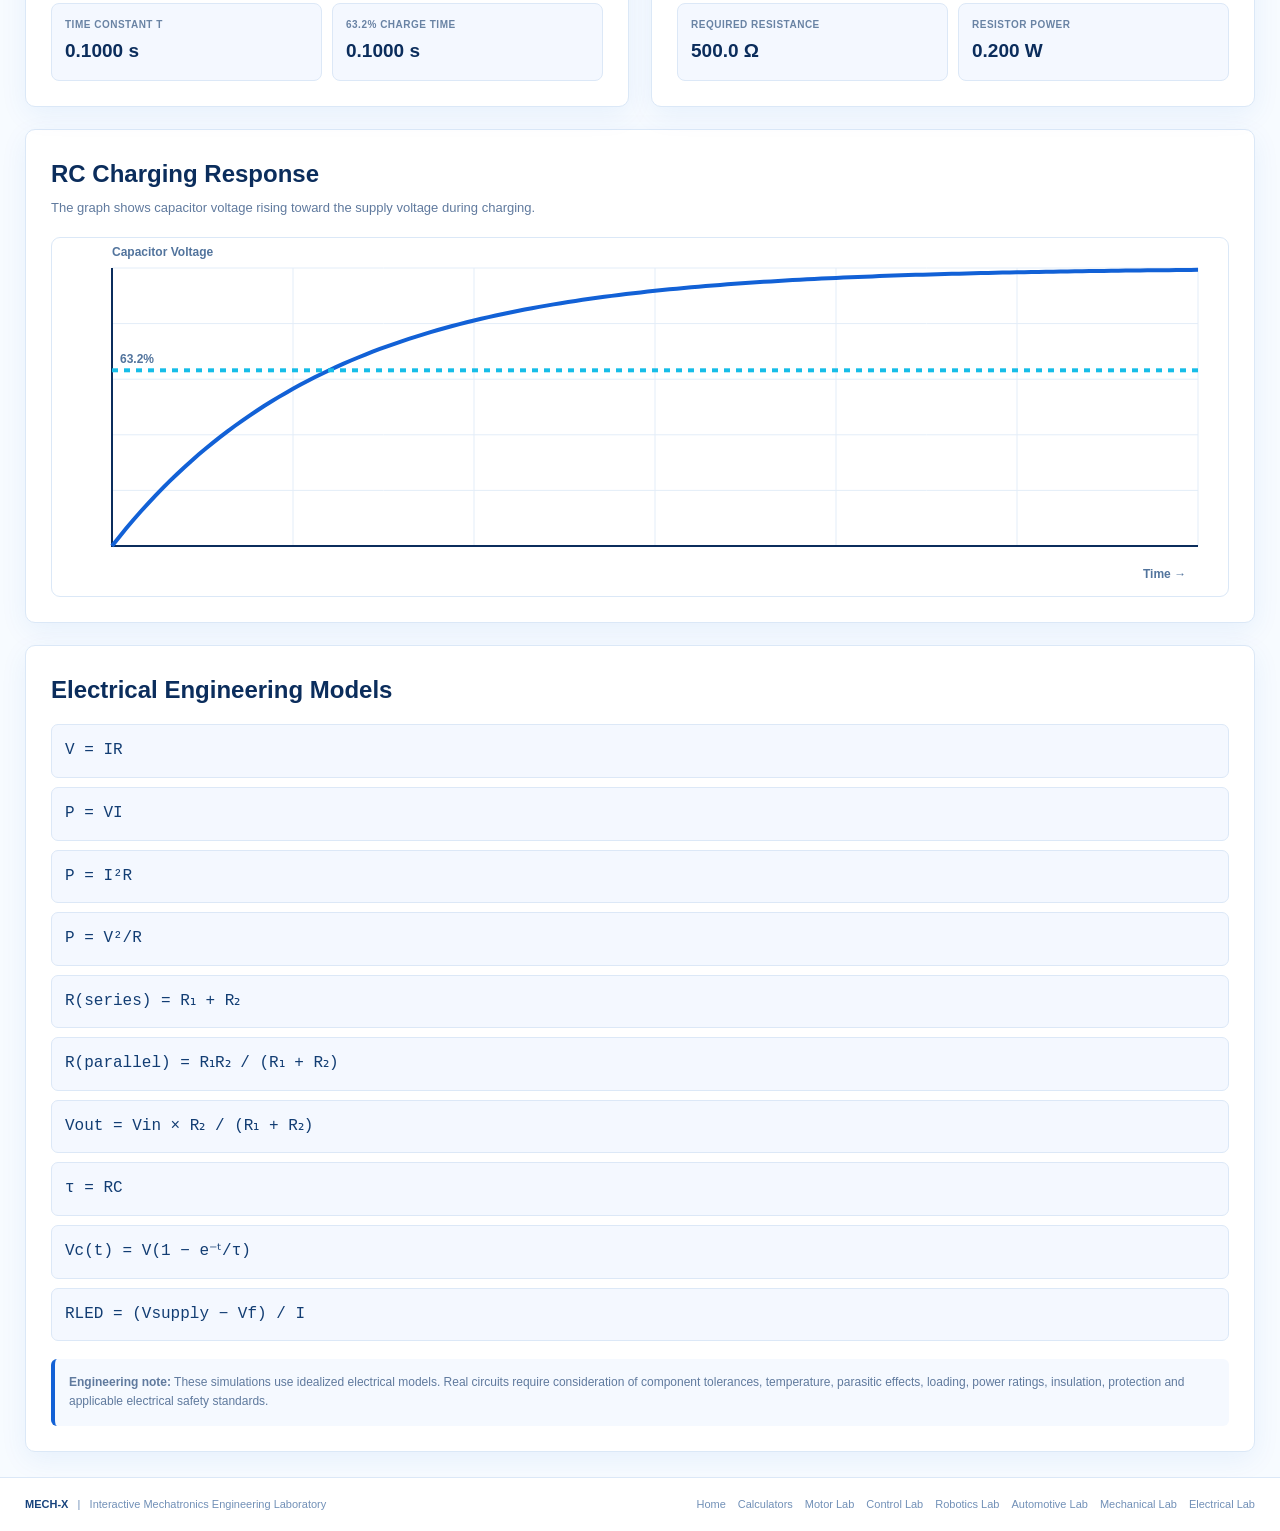
<file: electrical.html>
<!DOCTYPE html>
<html lang="en">
<head>
<meta charset="UTF-8">
<meta name="viewport" content="width=device-width, initial-scale=1.0">
<title>Electrical & Electronics Laboratory | MECH-X</title>

<style>
:root{
    --blue:#1261d6;
    --blue-dark:#0b2d5c;
    --blue-light:#eaf3ff;
    --blue-soft:#f4f8ff;
    --cyan:#16bde8;
    --text:#16345f;
    --muted:#607a9e;
    --border:#dbe8f7;
    --bg:#f7fbff;
    --white:#ffffff;
    --green:#168447;
    --red:#d63c3c;
    --orange:#e88916;
    --shadow:0 8px 28px rgba(18,97,214,.07);
}

*{
    margin:0;
    padding:0;
    box-sizing:border-box;
}

body{
    font-family:Arial,Helvetica,sans-serif;
    background:var(--bg);
    color:var(--text);
    line-height:1.6;
}

a{
    text-decoration:none;
    color:inherit;
}

button,
input,
select{
    font-family:inherit;
}

/* =========================
   MECH-X UNIVERSAL NAV
========================= */

.mechx-nav{
    position:sticky;
    top:0;
    z-index:1000;
    width:100%;
    display:flex;
    align-items:center;
    justify-content:center;
    flex-wrap:wrap;
    gap:8px 22px;
    padding:16px 20px;
    background:#07111f;
    border-bottom:1px solid rgba(255,255,255,.09);
}

.mechx-nav a{
    color:#d7e3f3;
    text-decoration:none;
    font-size:14px;
    font-weight:700;
    padding:7px 8px;
    border-radius:8px;
    transition:.2s ease;
}

.mechx-nav a:hover{
    color:#00d4ff;
}

.mechx-nav a.active{
    color:#ffffff;
    background:rgba(18,97,214,.45);
}

@media(max-width:900px){
    .mechx-nav{
        gap:6px 14px;
        padding:14px 12px;
    }

    .mechx-nav a{
        font-size:13px;
    }
}

@media(max-width:600px){
    .mechx-nav{
        justify-content:flex-start;
        overflow-x:auto;
        flex-wrap:nowrap;
        white-space:nowrap;
        padding:12px;
    }

    .mechx-nav a{
        flex-shrink:0;
        font-size:13px;
    }
}

/* =========================
   MAIN
========================= */

.content{
    min-width:0;
}

/* =========================
   HERO
========================= */

.hero{
    padding:35px 32px;
    border-bottom:1px solid var(--border);

    background:
        radial-gradient(
            circle at 90% 30%,
            rgba(70,150,255,.15),
            transparent 28%
        ),
        linear-gradient(
            120deg,
            #f9fcff,
            #edf6ff
        );
}

.hero-badge{
    display:inline-block;
    padding:6px 12px;
    border-radius:7px;
    background:#e2efff;
    color:var(--blue);
    font-size:12px;
    font-weight:900;
    letter-spacing:1px;
    margin-bottom:12px;
}

.hero h1{
    color:var(--blue-dark);
    font-size:clamp(36px,5vw,55px);
    line-height:1.05;
    letter-spacing:-1.5px;
    margin-bottom:12px;
}

.hero p{
    max-width:820px;
    color:#5879a7;
    font-size:16px;
    line-height:1.6;
}

.lab-content{
    padding:25px;
}

.tool-grid{
    display:grid;
    grid-template-columns:repeat(2,minmax(0,1fr));
    gap:22px;
}

.tool-card{
    background:white;
    border:1px solid var(--border);
    border-radius:10px;
    padding:25px;
    box-shadow:var(--shadow);
}

.tool-card h2{
    color:var(--blue-dark);
    font-size:21px;
    margin-bottom:6px;
}

.tool-description{
    color:var(--muted);
    font-size:13px;
    margin-bottom:20px;
}

.input-grid{
    display:grid;
    grid-template-columns:repeat(2,minmax(0,1fr));
    gap:14px;
}

.input-group{
    display:flex;
    flex-direction:column;
}

.input-group label{
    color:#466486;
    font-size:12px;
    font-weight:800;
    margin-bottom:6px;
}

.input-group input,
.input-group select{
    width:100%;
    padding:11px 12px;
    border:1px solid #cad9ea;
    border-radius:7px;
    background:white;
    color:#17385f;
    font-size:14px;
    outline:none;
}

.input-group input:focus,
.input-group select:focus{
    border-color:var(--blue);
    box-shadow:0 0 0 3px rgba(18,97,214,.09);
}

.button-row{
    display:flex;
    flex-wrap:wrap;
    gap:10px;
    margin-top:19px;
}

.primary-btn,
.secondary-btn{
    border:none;
    border-radius:7px;
    padding:11px 18px;
    font-size:13px;
    font-weight:800;
    cursor:pointer;
}

.primary-btn{
    background:var(--blue);
    color:white;
}

.primary-btn:hover{
    background:#0d50b8;
}

.secondary-btn{
    background:var(--blue-light);
    color:var(--blue);
    border:1px solid #c9ddf7;
}

.secondary-btn:hover{
    background:#dcecff;
}

.result-box{
    margin-top:20px;
    display:grid;
    grid-template-columns:repeat(2,minmax(0,1fr));
    gap:10px;
}

.result-item{
    background:var(--blue-soft);
    border:1px solid #dce8f7;
    border-radius:8px;
    padding:13px;
}

.result-label{
    color:#6983a4;
    font-size:10px;
    font-weight:800;
    text-transform:uppercase;
    letter-spacing:.5px;
}

.result-value{
    color:var(--blue-dark);
    font-size:19px;
    font-weight:900;
    margin-top:3px;
}

.status{
    margin-top:15px;
    padding:10px 12px;
    border-radius:7px;
    background:#f1f7ff;
    color:#54749c;
    font-size:12px;
    border-left:3px solid var(--blue);
}

.visual-card{
    margin-top:22px;
    background:white;
    border:1px solid var(--border);
    border-radius:10px;
    padding:25px;
    box-shadow:var(--shadow);
}

.visual-card h2{
    color:var(--blue-dark);
    margin-bottom:5px;
}

.visual-card p{
    color:var(--muted);
    font-size:13px;
    margin-bottom:18px;
}

.canvas-wrap{
    width:100%;
    height:360px;
    border:1px solid var(--border);
    border-radius:9px;
    overflow:hidden;
    background:white;
}

canvas{
    width:100%;
    height:100%;
    display:block;
}

.equation-section{
    margin-top:22px;
    background:white;
    border:1px solid var(--border);
    border-radius:10px;
    padding:25px;
    box-shadow:var(--shadow);
}

.equation-section h2{
    color:var(--blue-dark);
    margin-bottom:15px;
}

.equation{
    padding:13px;
    margin-top:9px;
    background:var(--blue-soft);
    border:1px solid #dce8f7;
    border-radius:7px;
    font-family:"Courier New",monospace;
    color:#123d73;
    overflow-x:auto;
}

.note{
    margin-top:18px;
    padding:14px;
    border-left:4px solid var(--blue);
    background:#f5f9ff;
    border-radius:6px;
    color:#607a9e;
    font-size:12px;
}

.footer{
    border-top:1px solid var(--border);
    background:white;
    padding:18px 25px;
    display:flex;
    justify-content:space-between;
    gap:20px;
    color:#7190b7;
    font-size:11px;
}

.footer strong{
    color:#17437d;
}

.footer-links{
    display:flex;
    flex-wrap:wrap;
    gap:12px;
}

.footer-links a:hover{
    color:var(--blue);
}

@media(max-width:950px){

    .tool-grid{
        grid-template-columns:1fr;
    }
}

@media(max-width:720px){

    .hero{
        padding:28px 20px;
    }

    .hero h1{
        font-size:38px;
    }

    .lab-content{
        padding:18px;
    }

    .input-grid{
        grid-template-columns:1fr;
    }

    .canvas-wrap{
        height:320px;
    }

    .footer{
        flex-direction:column;
    }
}

@media(max-width:430px){

    .result-box{
        grid-template-columns:1fr;
    }

    .tool-card,
    .visual-card,
    .equation-section{
        padding:19px;
    }

    .canvas-wrap{
        height:290px;
    }
}
</style>
</head>

<body>

<!-- =========================
     UNIVERSAL NAVIGATION
========================= -->

<nav class="mechx-nav">

    <a href="index.html">Home</a>

    <a href="calculators.html">Calculator</a>

    <a href="motor.html">Motor Lab</a>

    <a href="control.html">Control Lab</a>

    <a href="robotics.html">Robotics</a>

    <a href="automotive.html">Automotive Lab</a>

    <a href="mechanical.html">Mechanical Lab</a>

    <a href="electrical.html" class="active">Electrical Lab</a>

    <a href="knowledge.html">Knowledge Base</a>

    <a href="reports.html">Reports</a>

</nav>


<main class="content">

<section class="hero">

    <div class="hero-badge">
        ELECTRICAL & ELECTRONICS LABORATORY
    </div>

    <h1>
        Electrical<br>
        Engineering Analysis
    </h1>

    <p>
        Explore electrical circuits, power systems,
        resistive networks, RC circuits, LEDs and
        basic electronics through interactive engineering
        calculations and visual simulations.
    </p>

</section>


<div class="lab-content">


<section class="tool-grid">


<div class="tool-card">

    <h2>Ohm's Law</h2>

    <p class="tool-description">
        Calculate voltage, current and resistance using
        the fundamental relationship between electrical
        quantities.
    </p>

    <div class="input-grid">

        <div class="input-group">
            <label>Voltage V (V)</label>
            <input id="ohmVoltage" type="number" value="12" step="0.1">
        </div>

        <div class="input-group">
            <label>Resistance R (Ω)</label>
            <input id="ohmResistance" type="number" value="6" step="0.1">
        </div>

    </div>

    <div class="button-row">

        <button class="primary-btn" onclick="calculateOhm()">
            Calculate
        </button>

    </div>

    <div class="result-box">

        <div class="result-item">
            <div class="result-label">Voltage</div>
            <div class="result-value" id="ohmVoltageResult">—</div>
        </div>

        <div class="result-item">
            <div class="result-label">Current</div>
            <div class="result-value" id="ohmCurrentResult">—</div>
        </div>

        <div class="result-item">
            <div class="result-label">Resistance</div>
            <div class="result-value" id="ohmResistanceResult">—</div>
        </div>

        <div class="result-item">
            <div class="result-label">Power</div>
            <div class="result-value" id="ohmPowerResult">—</div>
        </div>

    </div>

</div>


<div class="tool-card">

    <h2>Resistor Network</h2>

    <p class="tool-description">
        Determine equivalent resistance for two resistors
        connected in series or parallel.
    </p>

    <div class="input-grid">

        <div class="input-group">
            <label>R₁ (Ω)</label>
            <input id="r1" type="number" value="100" step="1">
        </div>

        <div class="input-group">
            <label>R₂ (Ω)</label>
            <input id="r2" type="number" value="200" step="1">
        </div>

        <div class="input-group">

            <label>Connection</label>

            <select id="resistorConnection">

                <option value="series">
                    Series
                </option>

                <option value="parallel">
                    Parallel
                </option>

            </select>

        </div>

    </div>

    <div class="button-row">

        <button class="primary-btn" onclick="calculateResistors()">
            Calculate Network
        </button>

    </div>

    <div class="result-box">

        <div class="result-item">
            <div class="result-label">Equivalent Resistance</div>
            <div class="result-value" id="equivalentResistance">—</div>
        </div>

        <div class="result-item">
            <div class="result-label">Connection</div>
            <div class="result-value" id="connectionResult">—</div>
        </div>

    </div>

</div>

</section>


<section class="tool-grid">


<div class="tool-card">

    <h2>Electrical Power</h2>

    <p class="tool-description">
        Calculate electrical power and energy consumption
        from voltage, current and operating time.
    </p>

    <div class="input-grid">

        <div class="input-group">
            <label>Voltage V (V)</label>
            <input id="powerVoltage" type="number" value="230" step="1">
        </div>

        <div class="input-group">
            <label>Current I (A)</label>
            <input id="powerCurrent" type="number" value="5" step="0.1">
        </div>

        <div class="input-group">
            <label>Operating Time (hours)</label>
            <input id="powerTime" type="number" value="4" step="0.5">
        </div>

    </div>

    <div class="button-row">

        <button class="primary-btn" onclick="calculateElectricalPower()">
            Calculate Power
        </button>

    </div>

    <div class="result-box">

        <div class="result-item">
            <div class="result-label">Electrical Power</div>
            <div class="result-value" id="electricalPowerResult">—</div>
        </div>

        <div class="result-item">
            <div class="result-label">Energy</div>
            <div class="result-value" id="energyResult">—</div>
        </div>

    </div>

</div>


<div class="tool-card">

    <h2>Voltage Divider</h2>

    <p class="tool-description">
        Calculate the output voltage of a two-resistor
        voltage divider circuit.
    </p>

    <div class="input-grid">

        <div class="input-group">
            <label>Input Voltage Vin (V)</label>
            <input id="dividerVin" type="number" value="12" step="0.1">
        </div>

        <div class="input-group">
            <label>R₁ (Ω)</label>
            <input id="dividerR1" type="number" value="1000" step="100">
        </div>

        <div class="input-group">
            <label>R₂ (Ω)</label>
            <input id="dividerR2" type="number" value="2000" step="100">
        </div>

    </div>

    <div class="button-row">

        <button class="primary-btn" onclick="calculateDivider()">
            Calculate Vout
        </button>

    </div>

    <div class="result-box">

        <div class="result-item">
            <div class="result-label">Output Voltage</div>
            <div class="result-value" id="dividerOutput">—</div>
        </div>

        <div class="result-item">
            <div class="result-label">Divider Current</div>
            <div class="result-value" id="dividerCurrent">—</div>
        </div>

    </div>

</div>

</section>


<section class="tool-grid">


<div class="tool-card">

    <h2>RC Circuit</h2>

    <p class="tool-description">
        Analyze the charging response of a simple resistor
        and capacitor circuit.
    </p>

    <div class="input-grid">

        <div class="input-group">
            <label>Supply Voltage V (V)</label>
            <input id="rcVoltage" type="number" value="5" step="0.1">
        </div>

        <div class="input-group">
            <label>Resistance R (Ω)</label>
            <input id="rcResistance" type="number" value="1000" step="100">
        </div>

        <div class="input-group">
            <label>Capacitance C (µF)</label>
            <input id="rcCapacitance" type="number" value="100" step="10">
        </div>

    </div>

    <div class="button-row">

        <button class="primary-btn" onclick="calculateRC()">
            Analyze RC Circuit
        </button>

    </div>

    <div class="result-box">

        <div class="result-item">
            <div class="result-label">Time Constant τ</div>
            <div class="result-value" id="rcTau">—</div>
        </div>

        <div class="result-item">
            <div class="result-label">63.2% Charge Time</div>
            <div class="result-value" id="rcChargeTime">—</div>
        </div>

    </div>

</div>


<div class="tool-card">

    <h2>LED Current-Limiting Resistor</h2>

    <p class="tool-description">
        Select an appropriate resistor for protecting an LED
        from excessive current.
    </p>

    <div class="input-grid">

        <div class="input-group">
            <label>Supply Voltage (V)</label>
            <input id="ledSupply" type="number" value="12" step="0.1">
        </div>

        <div class="input-group">
            <label>LED Forward Voltage (V)</label>
            <input id="ledVoltage" type="number" value="2" step="0.1">
        </div>

        <div class="input-group">
            <label>Desired Current (mA)</label>
            <input id="ledCurrent" type="number" value="20" step="1">
        </div>

    </div>

    <div class="button-row">

        <button class="primary-btn" onclick="calculateLED()">
            Calculate Resistor
        </button>

    </div>

    <div class="result-box">

        <div class="result-item">
            <div class="result-label">Required Resistance</div>
            <div class="result-value" id="ledResistance">—</div>
        </div>

        <div class="result-item">
            <div class="result-label">Resistor Power</div>
            <div class="result-value" id="ledPower">—</div>
        </div>

    </div>

</div>

</section>


<section class="visual-card">

    <h2>RC Charging Response</h2>

    <p>
        The graph shows capacitor voltage rising toward
        the supply voltage during charging.
    </p>

    <div class="canvas-wrap">
        <canvas id="rcCanvas"></canvas>
    </div>

</section>


<section class="equation-section">

    <h2>
        Electrical Engineering Models
    </h2>

    <div class="equation">
        V = IR
    </div>

    <div class="equation">
        P = VI
    </div>

    <div class="equation">
        P = I²R
    </div>

    <div class="equation">
        P = V²/R
    </div>

    <div class="equation">
        R(series) = R₁ + R₂
    </div>

    <div class="equation">
        R(parallel) = R₁R₂ / (R₁ + R₂)
    </div>

    <div class="equation">
        Vout = Vin × R₂ / (R₁ + R₂)
    </div>

    <div class="equation">
        τ = RC
    </div>

    <div class="equation">
        Vc(t) = V(1 − e⁻ᵗ/τ)
    </div>

    <div class="equation">
        RLED = (Vsupply − Vf) / I
    </div>

    <div class="note">

        <strong>Engineering note:</strong>

        These simulations use idealized electrical models.
        Real circuits require consideration of component
        tolerances, temperature, parasitic effects, loading,
        power ratings, insulation, protection and applicable
        electrical safety standards.

    </div>

</section>

</div>


<footer class="footer">

    <div>

        <strong>MECH-X</strong>

        &nbsp; | &nbsp;

        Interactive Mechatronics Engineering Laboratory

    </div>

    <div class="footer-links">

        <a href="index.html">Home</a>
        <a href="calculators.html">Calculators</a>
        <a href="motor.html">Motor Lab</a>
        <a href="control.html">Control Lab</a>
        <a href="robotics.html">Robotics Lab</a>
        <a href="automotive.html">Automotive Lab</a>
        <a href="mechanical.html">Mechanical Lab</a>
        <a href="electrical.html">Electrical Lab</a>

    </div>

</footer>

</main>


<script>

/* =====================================================
   OHM'S LAW
===================================================== */

function calculateOhm(){

    const V =
        parseFloat(
            document.getElementById(
                "ohmVoltage"
            ).value
        );

    const R =
        parseFloat(
            document.getElementById(
                "ohmResistance"
            ).value
        );

    if(
        !isFinite(V) ||
        !isFinite(R) ||
        R <= 0
    ){

        alert(
            "Enter valid voltage and resistance."
        );

        return;
    }

    const I = V / R;
    const P = V * I;

    document.getElementById(
        "ohmVoltageResult"
    ).textContent =
        V.toFixed(2) + " V";

    document.getElementById(
        "ohmCurrentResult"
    ).textContent =
        I.toFixed(3) + " A";

    document.getElementById(
        "ohmResistanceResult"
    ).textContent =
        R.toFixed(2) + " Ω";

    document.getElementById(
        "ohmPowerResult"
    ).textContent =
        P.toFixed(2) + " W";
}


/* =====================================================
   RESISTORS
===================================================== */

function calculateResistors(){

    const R1 =
        parseFloat(
            document.getElementById(
                "r1"
            ).value
        );

    const R2 =
        parseFloat(
            document.getElementById(
                "r2"
            ).value
        );

    const type =
        document.getElementById(
            "resistorConnection"
        ).value;

    if(
        !isFinite(R1) ||
        !isFinite(R2) ||
        R1 <= 0 ||
        R2 <= 0
    ){

        alert(
            "Enter valid resistor values."
        );

        return;
    }

    let Req;

    if(type === "series"){

        Req =
            R1 + R2;

    }else{

        Req =
            (R1 * R2) /
            (R1 + R2);
    }

    document.getElementById(
        "equivalentResistance"
    ).textContent =
        Req.toFixed(2) + " Ω";

    document.getElementById(
        "connectionResult"
    ).textContent =
        type === "series"
        ? "Series"
        : "Parallel";
}


/* =====================================================
   ELECTRICAL POWER
===================================================== */

function calculateElectricalPower(){

    const V =
        parseFloat(
            document.getElementById(
                "powerVoltage"
            ).value
        );

    const I =
        parseFloat(
            document.getElementById(
                "powerCurrent"
            ).value
        );

    const time =
        parseFloat(
            document.getElementById(
                "powerTime"
            ).value
        );

    if(
        !isFinite(V) ||
        !isFinite(I) ||
        !isFinite(time) ||
        V < 0 ||
        I < 0 ||
        time < 0
    ){

        alert(
            "Enter valid electrical values."
        );

        return;
    }

    const P =
        V * I;

    const energy =
        P *
        time /
        1000;

    document.getElementById(
        "electricalPowerResult"
    ).textContent =
        P.toFixed(2) + " W";

    document.getElementById(
        "energyResult"
    ).textContent =
        energy.toFixed(3) + " kWh";
}


/* =====================================================
   VOLTAGE DIVIDER
===================================================== */

function calculateDivider(){

    const Vin =
        parseFloat(
            document.getElementById(
                "dividerVin"
            ).value
        );

    const R1 =
        parseFloat(
            document.getElementById(
                "dividerR1"
            ).value
        );

    const R2 =
        parseFloat(
            document.getElementById(
                "dividerR2"
            ).value
        );

    if(
        !isFinite(Vin) ||
        !isFinite(R1) ||
        !isFinite(R2) ||
        R1 <= 0 ||
        R2 <= 0
    ){

        alert(
            "Enter valid voltage divider values."
        );

        return;
    }

    const Vout =
        Vin *
        R2 /
        (R1 + R2);

    const current =
        Vin /
        (R1 + R2);

    document.getElementById(
        "dividerOutput"
    ).textContent =
        Vout.toFixed(3) + " V";

    document.getElementById(
        "dividerCurrent"
    ).textContent =
        (
            current * 1000
        ).toFixed(2) + " mA";
}


/* =====================================================
   RC CIRCUIT
===================================================== */

function calculateRC(){

    const V =
        parseFloat(
            document.getElementById(
                "rcVoltage"
            ).value
        );

    const R =
        parseFloat(
            document.getElementById(
                "rcResistance"
            ).value
        );

    const Cmicro =
        parseFloat(
            document.getElementById(
                "rcCapacitance"
            ).value
        );

    if(
        !isFinite(V) ||
        !isFinite(R) ||
        !isFinite(Cmicro) ||
        R <= 0 ||
        Cmicro <= 0
    ){

        alert(
            "Enter valid RC values."
        );

        return;
    }

    const C =
        Cmicro * 1e-6;

    const tau =
        R * C;

    document.getElementById(
        "rcTau"
    ).textContent =
        tau.toFixed(4) + " s";

    document.getElementById(
        "rcChargeTime"
    ).textContent =
        tau.toFixed(4) + " s";

    drawRC();
}


/* =====================================================
   LED
===================================================== */

function calculateLED(){

    const Vs =
        parseFloat(
            document.getElementById(
                "ledSupply"
            ).value
        );

    const Vf =
        parseFloat(
            document.getElementById(
                "ledVoltage"
            ).value
        );

    const ImA =
        parseFloat(
            document.getElementById(
                "ledCurrent"
            ).value
        );

    if(
        !isFinite(Vs) ||
        !isFinite(Vf) ||
        !isFinite(ImA) ||
        Vs <= Vf ||
        ImA <= 0
    ){

        alert(
            "Enter valid LED values. Supply voltage must be greater than LED forward voltage."
        );

        return;
    }

    const I =
        ImA / 1000;

    const R =
        (Vs - Vf) / I;

    const P =
        I * I * R;

    document.getElementById(
        "ledResistance"
    ).textContent =
        R.toFixed(1) + " Ω";

    document.getElementById(
        "ledPower"
    ).textContent =
        P.toFixed(3) + " W";
}


/* =====================================================
   RC GRAPH
===================================================== */

function drawRC(){

    const canvas =
        document.getElementById(
            "rcCanvas"
        );

    const ctx =
        canvas.getContext("2d");

    const rect =
        canvas.getBoundingClientRect();

    const dpr =
        window.devicePixelRatio || 1;

    canvas.width =
        rect.width * dpr;

    canvas.height =
        rect.height * dpr;

    ctx.setTransform(
        dpr,
        0,
        0,
        dpr,
        0,
        0
    );

    const width =
        rect.width;

    const height =
        rect.height;

    ctx.clearRect(
        0,
        0,
        width,
        height
    );

    const left = 60;
    const right = width - 30;
    const top = 30;
    const bottom = height - 50;

    ctx.strokeStyle =
        "#e3edf8";

    ctx.lineWidth = 1;

    for(
        let i=0;
        i<=5;
        i++
    ){

        const y =
            top +
            (
                bottom - top
            ) *
            i / 5;

        ctx.beginPath();

        ctx.moveTo(
            left,
            y
        );

        ctx.lineTo(
            right,
            y
        );

        ctx.stroke();
    }

    for(
        let i=0;
        i<=6;
        i++
    ){

        const x =
            left +
            (
                right - left
            ) *
            i / 6;

        ctx.beginPath();

        ctx.moveTo(
            x,
            top
        );

        ctx.lineTo(
            x,
            bottom
        );

        ctx.stroke();
    }

    ctx.strokeStyle =
        "#0b2d5c";

    ctx.lineWidth = 2;

    ctx.beginPath();

    ctx.moveTo(
        left,
        top
    );

    ctx.lineTo(
        left,
        bottom
    );

    ctx.lineTo(
        right,
        bottom
    );

    ctx.stroke();

    ctx.strokeStyle =
        "#1261d6";

    ctx.lineWidth = 4;

    ctx.beginPath();

    for(
        let i=0;
        i<=150;
        i++
    ){

        const t =
            5 * i / 150;

        const normalized =
            1 -
            Math.exp(-t);

        const x =
            left +
            (
                right - left
            ) *
            i / 150;

        const y =
            bottom -
            (
                bottom - top
            ) *
            normalized;

        if(i === 0){

            ctx.moveTo(
                x,
                y
            );

        }else{

            ctx.lineTo(
                x,
                y
            );
        }
    }

    ctx.stroke();

    ctx.strokeStyle =
        "#16bde8";

    ctx.setLineDash([
        6,
        6
    ]);

    const y632 =
        bottom -
        (
            bottom - top
        ) *
        .632;

    ctx.beginPath();

    ctx.moveTo(
        left,
        y632
    );

    ctx.lineTo(
        right,
        y632
    );

    ctx.stroke();

    ctx.setLineDash([]);

    ctx.fillStyle =
        "#52749d";

    ctx.font =
        "bold 12px Arial";

    ctx.fillText(
        "Capacitor Voltage",
        left,
        18
    );

    ctx.fillText(
        "Time →",
        right - 55,
        height - 18
    );

    ctx.fillText(
        "63.2%",
        left + 8,
        y632 - 7
    );
}


/* =====================================================
   INITIALIZATION
===================================================== */

window.addEventListener(
    "load",
    function(){

        calculateOhm();

        calculateResistors();

        calculateElectricalPower();

        calculateDivider();

        calculateRC();

        calculateLED();

        drawRC();

    }
);

window.addEventListener(
    "resize",
    function(){

        drawRC();

    }
);

</script>

</body>
</html>
</file>
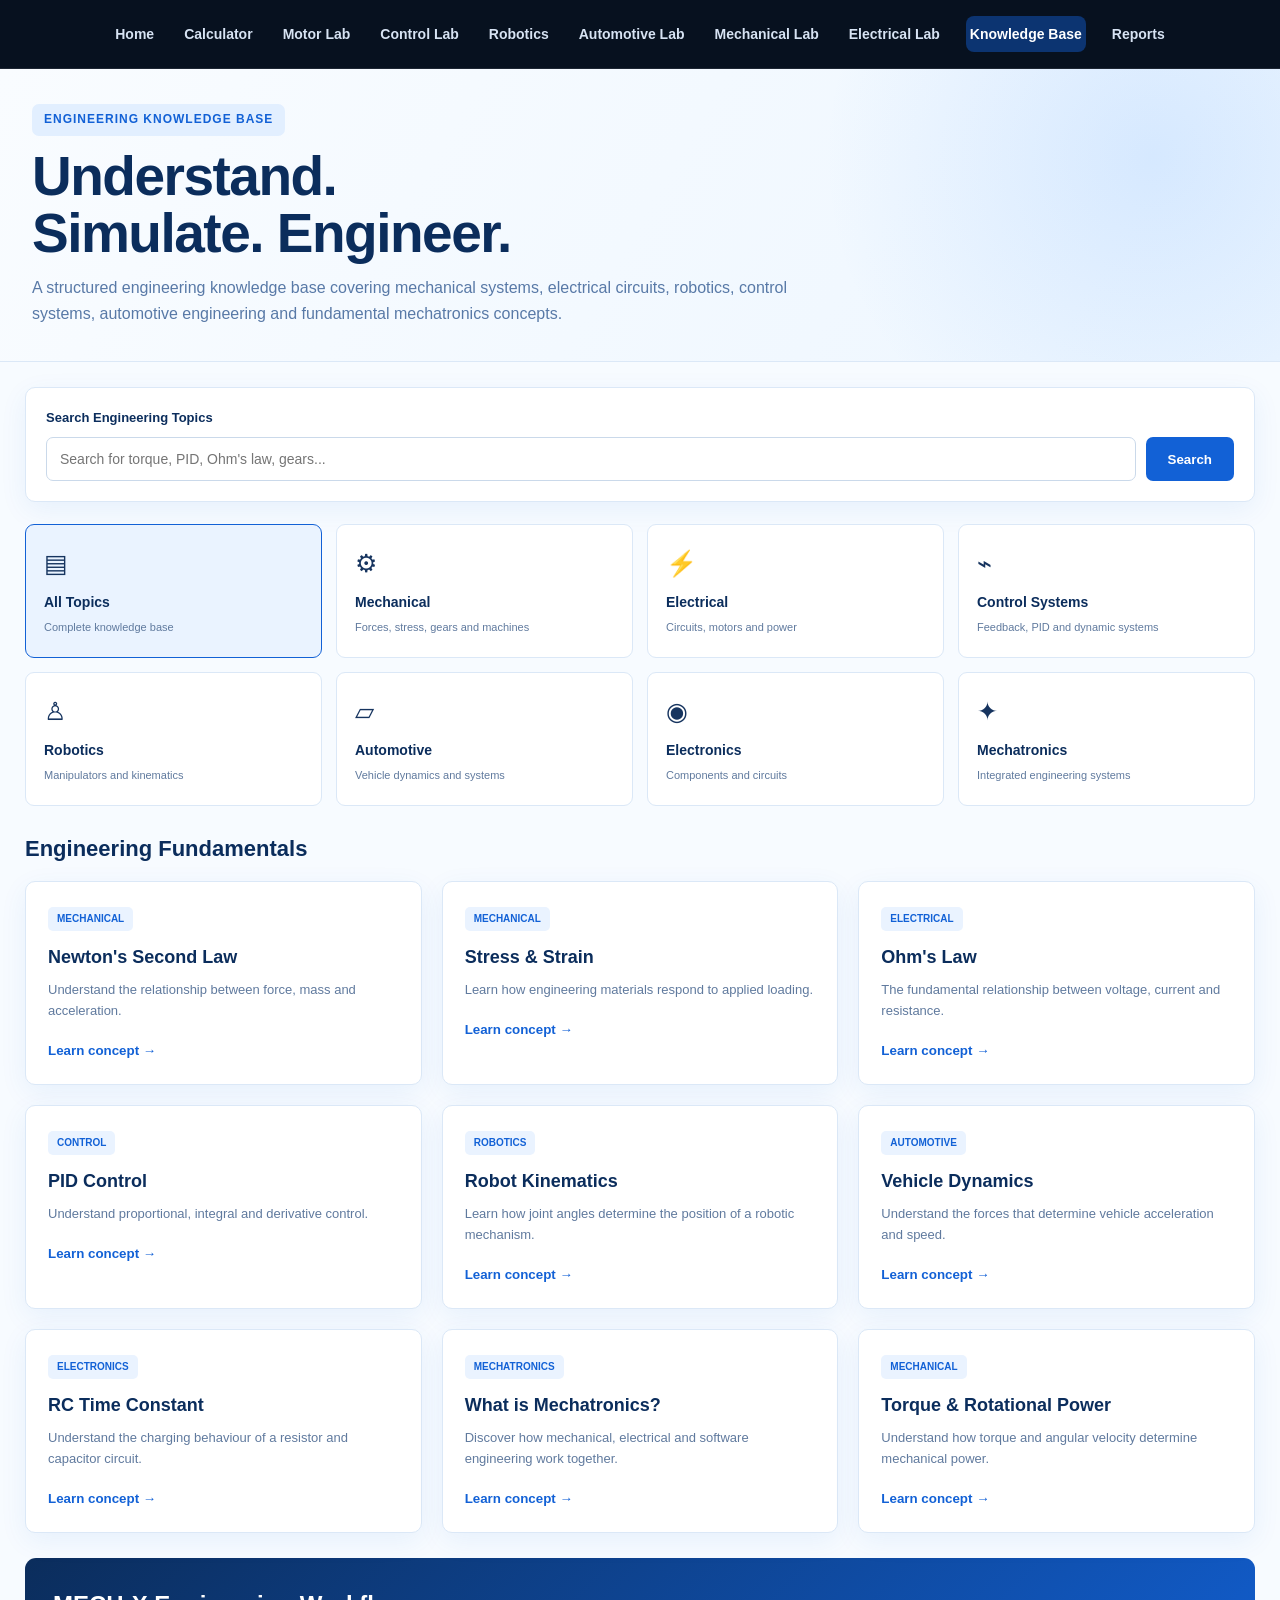
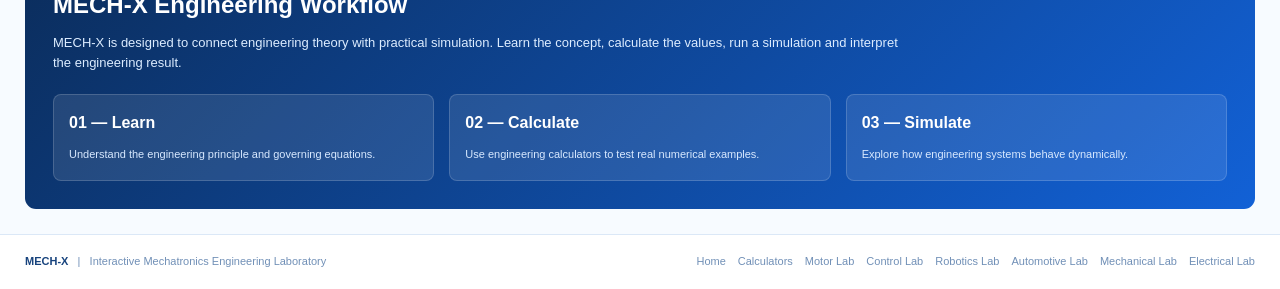
<file: knowledge.html>
<!DOCTYPE html>
<html lang="en">
<head>
<meta charset="UTF-8">
<meta name="viewport" content="width=device-width, initial-scale=1.0">

<title>Engineering Knowledge Base | MECH-X</title>

<style>
:root{
    --blue:#1261d6;
    --blue-dark:#0b2d5c;
    --blue-light:#eaf3ff;
    --blue-soft:#f4f8ff;
    --text:#16345f;
    --muted:#607a9e;
    --border:#dbe8f7;
    --bg:#f7fbff;
    --white:#fff;
    --shadow:0 8px 28px rgba(18,97,214,.07);
}

*{
    margin:0;
    padding:0;
    box-sizing:border-box;
}

body{
    font-family:Arial,Helvetica,sans-serif;
    background:var(--bg);
    color:var(--text);
    line-height:1.6;
}

a{
    text-decoration:none;
    color:inherit;
}


/* UNIVERSAL MECH-X NAVIGATION */

.mechx-nav{
    position:sticky;
    top:0;
    z-index:1000;
    width:100%;
    display:flex;
    align-items:center;
    justify-content:center;
    flex-wrap:wrap;
    gap:8px 22px;
    padding:16px 20px;
    background:#07111f;
    border-bottom:1px solid rgba(255,255,255,0.09);
}

.mechx-nav a{
    color:#d7e3f3;
    text-decoration:none;
    font-size:14px;
    font-weight:700;
    padding:7px 4px;
    transition:.2s ease;
}

.mechx-nav a:hover{
    color:#00d4ff;
}

.mechx-nav a.active{
    color:#ffffff;
    background:rgba(18,97,214,.45);
    border-radius:8px;
}


/* CONTENT */

.content{
    width:100%;
}

.hero{
    padding:35px 32px;
    border-bottom:1px solid var(--border);
    background:
        radial-gradient(circle at 90% 30%,rgba(70,150,255,.15),transparent 28%),
        linear-gradient(120deg,#f9fcff,#edf6ff);
}

.hero-badge{
    display:inline-block;
    padding:6px 12px;
    border-radius:7px;
    background:#e2efff;
    color:var(--blue);
    font-size:12px;
    font-weight:900;
    letter-spacing:1px;
    margin-bottom:12px;
}

.hero h1{
    color:var(--blue-dark);
    font-size:clamp(36px,5vw,55px);
    line-height:1.05;
    letter-spacing:-1.5px;
    margin-bottom:12px;
}

.hero p{
    max-width:820px;
    color:#5879a7;
    font-size:16px;
}

.main-content{
    padding:25px;
}

.search-box{
    background:white;
    border:1px solid var(--border);
    border-radius:10px;
    padding:20px;
    box-shadow:var(--shadow);
    margin-bottom:22px;
}

.search-box label{
    display:block;
    color:var(--blue-dark);
    font-size:13px;
    font-weight:800;
    margin-bottom:8px;
}

.search-row{
    display:flex;
    gap:10px;
}

.search-row input{
    flex:1;
    padding:13px;
    border:1px solid #cad9ea;
    border-radius:7px;
    outline:none;
    font-size:14px;
}

.search-row input:focus{
    border-color:var(--blue);
}

.search-row button{
    border:0;
    border-radius:7px;
    background:var(--blue);
    color:white;
    padding:0 22px;
    font-weight:800;
    cursor:pointer;
}

.category-grid{
    display:grid;
    grid-template-columns:repeat(4,minmax(0,1fr));
    gap:14px;
    margin-bottom:25px;
}

.category{
    background:white;
    border:1px solid var(--border);
    border-radius:9px;
    padding:18px;
    cursor:pointer;
    transition:.2s;
}

.category:hover{
    transform:translateY(-2px);
    box-shadow:var(--shadow);
}

.category.active{
    border-color:var(--blue);
    background:var(--blue-light);
}

.category-icon{
    font-size:25px;
    margin-bottom:8px;
}

.category strong{
    display:block;
    color:var(--blue-dark);
    font-size:14px;
}

.category span{
    color:var(--muted);
    font-size:11px;
}

.section-title{
    color:var(--blue-dark);
    margin:10px 0 15px;
    font-size:22px;
}

.article-grid{
    display:grid;
    grid-template-columns:repeat(3,minmax(0,1fr));
    gap:20px;
}

.article{
    background:white;
    border:1px solid var(--border);
    border-radius:10px;
    padding:22px;
    box-shadow:var(--shadow);
    transition:.2s;
}

.article:hover{
    transform:translateY(-3px);
}

.article-tag{
    display:inline-block;
    background:var(--blue-light);
    color:var(--blue);
    padding:4px 9px;
    border-radius:5px;
    font-size:10px;
    font-weight:900;
    margin-bottom:12px;
}

.article h3{
    color:var(--blue-dark);
    font-size:18px;
    margin-bottom:8px;
}

.article p{
    color:var(--muted);
    font-size:13px;
    margin-bottom:15px;
}

.learn-btn{
    border:0;
    background:transparent;
    color:var(--blue);
    font-weight:900;
    cursor:pointer;
    padding:0;
}

.article-content{
    display:none;
    margin-top:15px;
    padding-top:15px;
    border-top:1px solid var(--border);
    color:#536f94;
    font-size:13px;
}

.article.open .article-content{
    display:block;
}

.article-content strong{
    color:var(--blue-dark);
}

.formula{
    margin:10px 0;
    padding:10px;
    background:var(--blue-soft);
    border:1px solid var(--border);
    border-radius:6px;
    font-family:"Courier New",monospace;
    color:#173d70;
    overflow-x:auto;
}

.feature{
    margin-top:25px;
    background:linear-gradient(135deg,#0b2d5c,#1261d6);
    color:white;
    border-radius:11px;
    padding:28px;
}

.feature h2{
    margin-bottom:8px;
}

.feature p{
    color:#dcecff;
    max-width:850px;
    font-size:13px;
}

.feature-grid{
    display:grid;
    grid-template-columns:repeat(3,1fr);
    gap:15px;
    margin-top:20px;
}

.feature-item{
    background:rgba(255,255,255,.1);
    border:1px solid rgba(255,255,255,.16);
    border-radius:8px;
    padding:15px;
}

.feature-item strong{
    display:block;
    margin-bottom:4px;
}

.feature-item span{
    color:#d8e9ff;
    font-size:11px;
}

.no-results{
    display:none;
    background:white;
    border:1px solid var(--border);
    padding:25px;
    border-radius:9px;
    color:var(--muted);
}

.footer{
    border-top:1px solid var(--border);
    background:white;
    padding:18px 25px;
    display:flex;
    justify-content:space-between;
    gap:20px;
    color:#7190b7;
    font-size:11px;
}

.footer strong{
    color:#17437d;
}

.footer-links{
    display:flex;
    flex-wrap:wrap;
    gap:12px;
}


/* RESPONSIVE */

@media(max-width:1050px){

    .category-grid{
        grid-template-columns:repeat(2,1fr);
    }

    .article-grid{
        grid-template-columns:repeat(2,1fr);
    }
}

@media(max-width:900px){

    .mechx-nav{
        gap:6px 14px;
        padding:14px 12px;
    }

    .mechx-nav a{
        font-size:13px;
    }

    .feature-grid{
        grid-template-columns:1fr;
    }
}

@media(max-width:700px){

    .hero{
        padding:28px 20px;
    }

    .hero h1{
        font-size:38px;
    }

    .main-content{
        padding:18px;
    }

    .category-grid,
    .article-grid{
        grid-template-columns:1fr;
    }

    .search-row{
        flex-direction:column;
    }

    .search-row button{
        padding:12px;
    }

    .footer{
        flex-direction:column;
    }
}

@media(max-width:600px){

    .mechx-nav{
        justify-content:flex-start;
        overflow-x:auto;
        flex-wrap:nowrap;
        white-space:nowrap;
        padding:12px;
    }

    .mechx-nav a{
        flex-shrink:0;
        font-size:13px;
    }
}
</style>
</head>

<body>


<!-- UNIVERSAL NAVIGATION -->

<nav class="mechx-nav">

    <a href="index.html">
        Home
    </a>

    <a href="calculators.html">
        Calculator
    </a>

    <a href="motor.html">
        Motor Lab
    </a>

    <a href="control.html">
        Control Lab
    </a>

    <a href="robotics.html">
        Robotics
    </a>

    <a href="automotive.html">
        Automotive Lab
    </a>

    <a href="mechanical.html">
        Mechanical Lab
    </a>

    <a href="electrical.html">
        Electrical Lab
    </a>

    <a href="knowledge.html" class="active">
        Knowledge Base
    </a>

    <a href="reports.html">
        Reports
    </a>

</nav>


<main class="content">

<section class="hero">

    <div class="hero-badge">
        ENGINEERING KNOWLEDGE BASE
    </div>

    <h1>
        Understand.<br>
        Simulate. Engineer.
    </h1>

    <p>
        A structured engineering knowledge base covering
        mechanical systems, electrical circuits, robotics,
        control systems, automotive engineering and
        fundamental mechatronics concepts.
    </p>

</section>


<div class="main-content">


<!-- SEARCH -->

<div class="search-box">

    <label>
        Search Engineering Topics
    </label>

    <div class="search-row">

        <input
            id="searchInput"
            type="text"
            placeholder="Search for torque, PID, Ohm's law, gears..."
            oninput="searchArticles()"
        >

        <button onclick="searchArticles()">
            Search
        </button>

    </div>

</div>


<!-- CATEGORIES -->

<div class="category-grid">

    <div
        class="category active"
        data-category="all"
        onclick="filterCategory('all',this)"
    >

        <div class="category-icon">▤</div>

        <strong>All Topics</strong>

        <span>Complete knowledge base</span>

    </div>


    <div
        class="category"
        data-category="mechanical"
        onclick="filterCategory('mechanical',this)"
    >

        <div class="category-icon">⚙</div>

        <strong>Mechanical</strong>

        <span>Forces, stress, gears and machines</span>

    </div>


    <div
        class="category"
        data-category="electrical"
        onclick="filterCategory('electrical',this)"
    >

        <div class="category-icon">⚡</div>

        <strong>Electrical</strong>

        <span>Circuits, motors and power</span>

    </div>


    <div
        class="category"
        data-category="control"
        onclick="filterCategory('control',this)"
    >

        <div class="category-icon">⌁</div>

        <strong>Control Systems</strong>

        <span>Feedback, PID and dynamic systems</span>

    </div>


    <div
        class="category"
        data-category="robotics"
        onclick="filterCategory('robotics',this)"
    >

        <div class="category-icon">♙</div>

        <strong>Robotics</strong>

        <span>Manipulators and kinematics</span>

    </div>


    <div
        class="category"
        data-category="automotive"
        onclick="filterCategory('automotive',this)"
    >

        <div class="category-icon">▱</div>

        <strong>Automotive</strong>

        <span>Vehicle dynamics and systems</span>

    </div>


    <div
        class="category"
        data-category="electronics"
        onclick="filterCategory('electronics',this)"
    >

        <div class="category-icon">◉</div>

        <strong>Electronics</strong>

        <span>Components and circuits</span>

    </div>


    <div
        class="category"
        data-category="mechatronics"
        onclick="filterCategory('mechatronics',this)"
    >

        <div class="category-icon">✦</div>

        <strong>Mechatronics</strong>

        <span>Integrated engineering systems</span>

    </div>

</div>


<h2 class="section-title">
    Engineering Fundamentals
</h2>


<div class="article-grid" id="articleGrid">


<!-- ARTICLE 1 -->

<article
    class="article"
    data-category="mechanical"
    data-search="force mass acceleration newton mechanical"
>

    <span class="article-tag">
        MECHANICAL
    </span>

    <h3>
        Newton's Second Law
    </h3>

    <p>
        Understand the relationship between force,
        mass and acceleration.
    </p>

    <button
        class="learn-btn"
        onclick="toggleArticle(this)"
    >
        Learn concept →
    </button>

    <div class="article-content">

        Newton's second law states that the net force
        acting on an object equals its mass multiplied
        by its acceleration.

        <div class="formula">
            F = ma
        </div>

        Where:

        <br>F = force (N)

        <br>m = mass (kg)

        <br>a = acceleration (m/s²)

        <br><br>

        This relationship is fundamental to vehicle
        dynamics, robotics, mechanisms and machine design.

    </div>

</article>


<!-- ARTICLE 2 -->

<article
    class="article"
    data-category="mechanical"
    data-search="stress strain young modulus material mechanics"
>

    <span class="article-tag">
        MECHANICAL
    </span>

    <h3>
        Stress & Strain
    </h3>

    <p>
        Learn how engineering materials respond to
        applied loading.
    </p>

    <button
        class="learn-btn"
        onclick="toggleArticle(this)"
    >
        Learn concept →
    </button>

    <div class="article-content">

        Stress describes the internal force per unit
        cross-sectional area.

        <div class="formula">
            σ = F / A
        </div>

        Strain describes deformation relative to the
        original dimension.

        <div class="formula">
            ε = ΔL / L
        </div>

        For a linear elastic material:

        <div class="formula">
            E = σ / ε
        </div>

        E is Young's modulus.

    </div>

</article>


<!-- ARTICLE 3 -->

<article
    class="article"
    data-category="electrical"
    data-search="ohm law voltage current resistance electrical circuit"
>

    <span class="article-tag">
        ELECTRICAL
    </span>

    <h3>
        Ohm's Law
    </h3>

    <p>
        The fundamental relationship between voltage,
        current and resistance.
    </p>

    <button
        class="learn-btn"
        onclick="toggleArticle(this)"
    >
        Learn concept →
    </button>

    <div class="article-content">

        Ohm's law relates voltage, current and resistance.

        <div class="formula">
            V = IR
        </div>

        Therefore:

        <br>
        I = V/R

        <br>
        R = V/I

        <br><br>

        You can experiment with this relationship in
        the Electrical & Electronics Laboratory.

    </div>

</article>


<!-- ARTICLE 4 -->

<article
    class="article"
    data-category="control"
    data-search="pid proportional integral derivative controller feedback"
>

    <span class="article-tag">
        CONTROL
    </span>

    <h3>
        PID Control
    </h3>

    <p>
        Understand proportional, integral and derivative
        control.
    </p>

    <button
        class="learn-btn"
        onclick="toggleArticle(this)"
    >
        Learn concept →
    </button>

    <div class="article-content">

        A PID controller calculates a control action
        from the error between a desired setpoint and
        the measured output.

        <div class="formula">
            u(t)=Kp·e(t)+Ki∫e(t)dt+Kd·de(t)/dt
        </div>

        <strong>Kp</strong> responds to present error.

        <br>

        <strong>Ki</strong> responds to accumulated error.

        <br>

        <strong>Kd</strong> responds to the rate of change
        of error.

        <br><br>

        Open the Control Lab to experiment with these
        parameters.

    </div>

</article>


<!-- ARTICLE 5 -->

<article
    class="article"
    data-category="robotics"
    data-search="robotics forward kinematics inverse kinematics arm joint"
>

    <span class="article-tag">
        ROBOTICS
    </span>

    <h3>
        Robot Kinematics
    </h3>

    <p>
        Learn how joint angles determine the position
        of a robotic mechanism.
    </p>

    <button
        class="learn-btn"
        onclick="toggleArticle(this)"
    >
        Learn concept →
    </button>

    <div class="article-content">

        Forward kinematics determines the position of
        the robot end-effector from known joint angles.

        For a two-link planar arm:

        <div class="formula">
            x=L₁cosθ₁+L₂cos(θ₁+θ₂)
        </div>

        <div class="formula">
            y=L₁sinθ₁+L₂sin(θ₁+θ₂)
        </div>

        Inverse kinematics works in the opposite
        direction: it determines the joint angles
        required to reach a target position.

    </div>

</article>


<!-- ARTICLE 6 -->

<article
    class="article"
    data-category="automotive"
    data-search="car vehicle dynamics acceleration drag rolling resistance torque"
>

    <span class="article-tag">
        AUTOMOTIVE
    </span>

    <h3>
        Vehicle Dynamics
    </h3>

    <p>
        Understand the forces that determine vehicle
        acceleration and speed.
    </p>

    <button
        class="learn-btn"
        onclick="toggleArticle(this)"
    >
        Learn concept →
    </button>

    <div class="article-content">

        Vehicle acceleration depends on the difference
        between driving force and resistance forces.

        <div class="formula">
            Fnet = Ftraction − Fdrag − Frolling − Fgrade
        </div>

        Aerodynamic drag can be approximated by:

        <div class="formula">
            Fdrag = ½ρCdAv²
        </div>

        This model is used inside the MECH-X
        Automotive Laboratory.

    </div>

</article>


<!-- ARTICLE 7 -->

<article
    class="article"
    data-category="electronics"
    data-search="capacitor RC time constant electronics capacitor resistor"
>

    <span class="article-tag">
        ELECTRONICS
    </span>

    <h3>
        RC Time Constant
    </h3>

    <p>
        Understand the charging behaviour of a resistor
        and capacitor circuit.
    </p>

    <button
        class="learn-btn"
        onclick="toggleArticle(this)"
    >
        Learn concept →
    </button>

    <div class="article-content">

        The RC time constant describes how quickly a
        capacitor charges or discharges.

        <div class="formula">
            τ = RC
        </div>

        During charging:

        <div class="formula">
            Vc(t)=V(1−e⁻ᵗ/τ)
        </div>

        After approximately one time constant,
        the capacitor reaches about 63.2% of its
        final voltage.

    </div>

</article>


<!-- ARTICLE 8 -->

<article
    class="article"
    data-category="mechatronics"
    data-search="mechatronics mechanical electrical electronics control computer integration"
>

    <span class="article-tag">
        MECHATRONICS
    </span>

    <h3>
        What is Mechatronics?
    </h3>

    <p>
        Discover how mechanical, electrical and software
        engineering work together.
    </p>

    <button
        class="learn-btn"
        onclick="toggleArticle(this)"
    >
        Learn concept →
    </button>

    <div class="article-content">

        Mechatronics combines multiple engineering
        disciplines to create intelligent systems.

        A typical mechatronic system may contain:

        <br><br>

        • Mechanical components

        <br>
        • Sensors

        <br>
        • Actuators

        <br>
        • Electronics

        <br>
        • Control algorithms

        <br>
        • Embedded software

        <br><br>

        Examples include industrial robots,
        autonomous vehicles, CNC machines,
        drones and automated manufacturing systems.

    </div>

</article>


<!-- ARTICLE 9 -->

<article
    class="article"
    data-category="mechanical"
    data-search="torque rotational motion shaft power rpm"
>

    <span class="article-tag">
        MECHANICAL
    </span>

    <h3>
        Torque & Rotational Power
    </h3>

    <p>
        Understand how torque and angular velocity
        determine mechanical power.
    </p>

    <button
        class="learn-btn"
        onclick="toggleArticle(this)"
    >
        Learn concept →
    </button>

    <div class="article-content">

        Mechanical power in rotational systems is:

        <div class="formula">
            P = Tω
        </div>

        Where T is torque and ω is angular velocity.

        If rotational speed is expressed in RPM:

        <div class="formula">
            P = 2πNT / 60
        </div>

        This relationship is important in motors,
        engines, gearboxes and rotating machinery.

    </div>

</article>

</div>


<div class="no-results" id="noResults">
    No engineering topic matches your search.
    Try terms such as <strong>torque</strong>,
    <strong>PID</strong>, <strong>robotics</strong>,
    <strong>stress</strong> or <strong>Ohm's law</strong>.
</div>


<!-- FEATURE -->

<section class="feature">

    <h2>
        MECH-X Engineering Workflow
    </h2>

    <p>
        MECH-X is designed to connect engineering theory
        with practical simulation. Learn the concept,
        calculate the values, run a simulation and
        interpret the engineering result.
    </p>

    <div class="feature-grid">

        <div class="feature-item">

            <strong>01 — Learn</strong>

            <span>
                Understand the engineering principle
                and governing equations.
            </span>

        </div>

        <div class="feature-item">

            <strong>02 — Calculate</strong>

            <span>
                Use engineering calculators to test
                real numerical examples.
            </span>

        </div>

        <div class="feature-item">

            <strong>03 — Simulate</strong>

            <span>
                Explore how engineering systems behave
                dynamically.
            </span>

        </div>

    </div>

</section>


</div>

</main>


<footer class="footer">

    <div>
        <strong>MECH-X</strong>
        &nbsp; | &nbsp;
        Interactive Mechatronics Engineering Laboratory
    </div>

    <div class="footer-links">

        <a href="index.html">Home</a>

        <a href="calculators.html">Calculators</a>

        <a href="motor.html">Motor Lab</a>

        <a href="control.html">Control Lab</a>

        <a href="robotics.html">Robotics Lab</a>

        <a href="automotive.html">Automotive Lab</a>

        <a href="mechanical.html">Mechanical Lab</a>

        <a href="electrical.html">Electrical Lab</a>

    </div>

</footer>


<script>

let currentCategory = "all";


function toggleArticle(button){

    const article =
        button.closest(".article");

    article.classList.toggle("open");

    if(article.classList.contains("open")){

        button.textContent =
            "Close concept ↑";

    }else{

        button.textContent =
            "Learn concept →";

    }

}


function filterCategory(category, element){

    currentCategory = category;

    document
        .querySelectorAll(".category")
        .forEach(function(item){

            item.classList.remove("active");

        });

    element.classList.add("active");

    document.getElementById(
        "searchInput"
    ).value = "";

    applyFilters();

}


function searchArticles(){

    applyFilters();

}


function applyFilters(){

    const search =
        document
            .getElementById("searchInput")
            .value
            .toLowerCase()
            .trim();

    const articles =
        document.querySelectorAll(".article");

    let visible = 0;


    articles.forEach(function(article){

        const category =
            article.dataset.category;

        const searchable =
            (
                article.dataset.search +
                " " +
                article.innerText
            ).toLowerCase();


        const categoryMatch =
            currentCategory === "all" ||
            category === currentCategory;


        const searchMatch =
            search === "" ||
            searchable.includes(search);


        if(
            categoryMatch &&
            searchMatch
        ){

            article.style.display =
                "block";

            visible++;

        }else{

            article.style.display =
                "none";

        }

    });


    document.getElementById(
        "noResults"
    ).style.display =
        visible === 0
        ? "block"
        : "none";

}


</script>

</body>
</html>
</file>
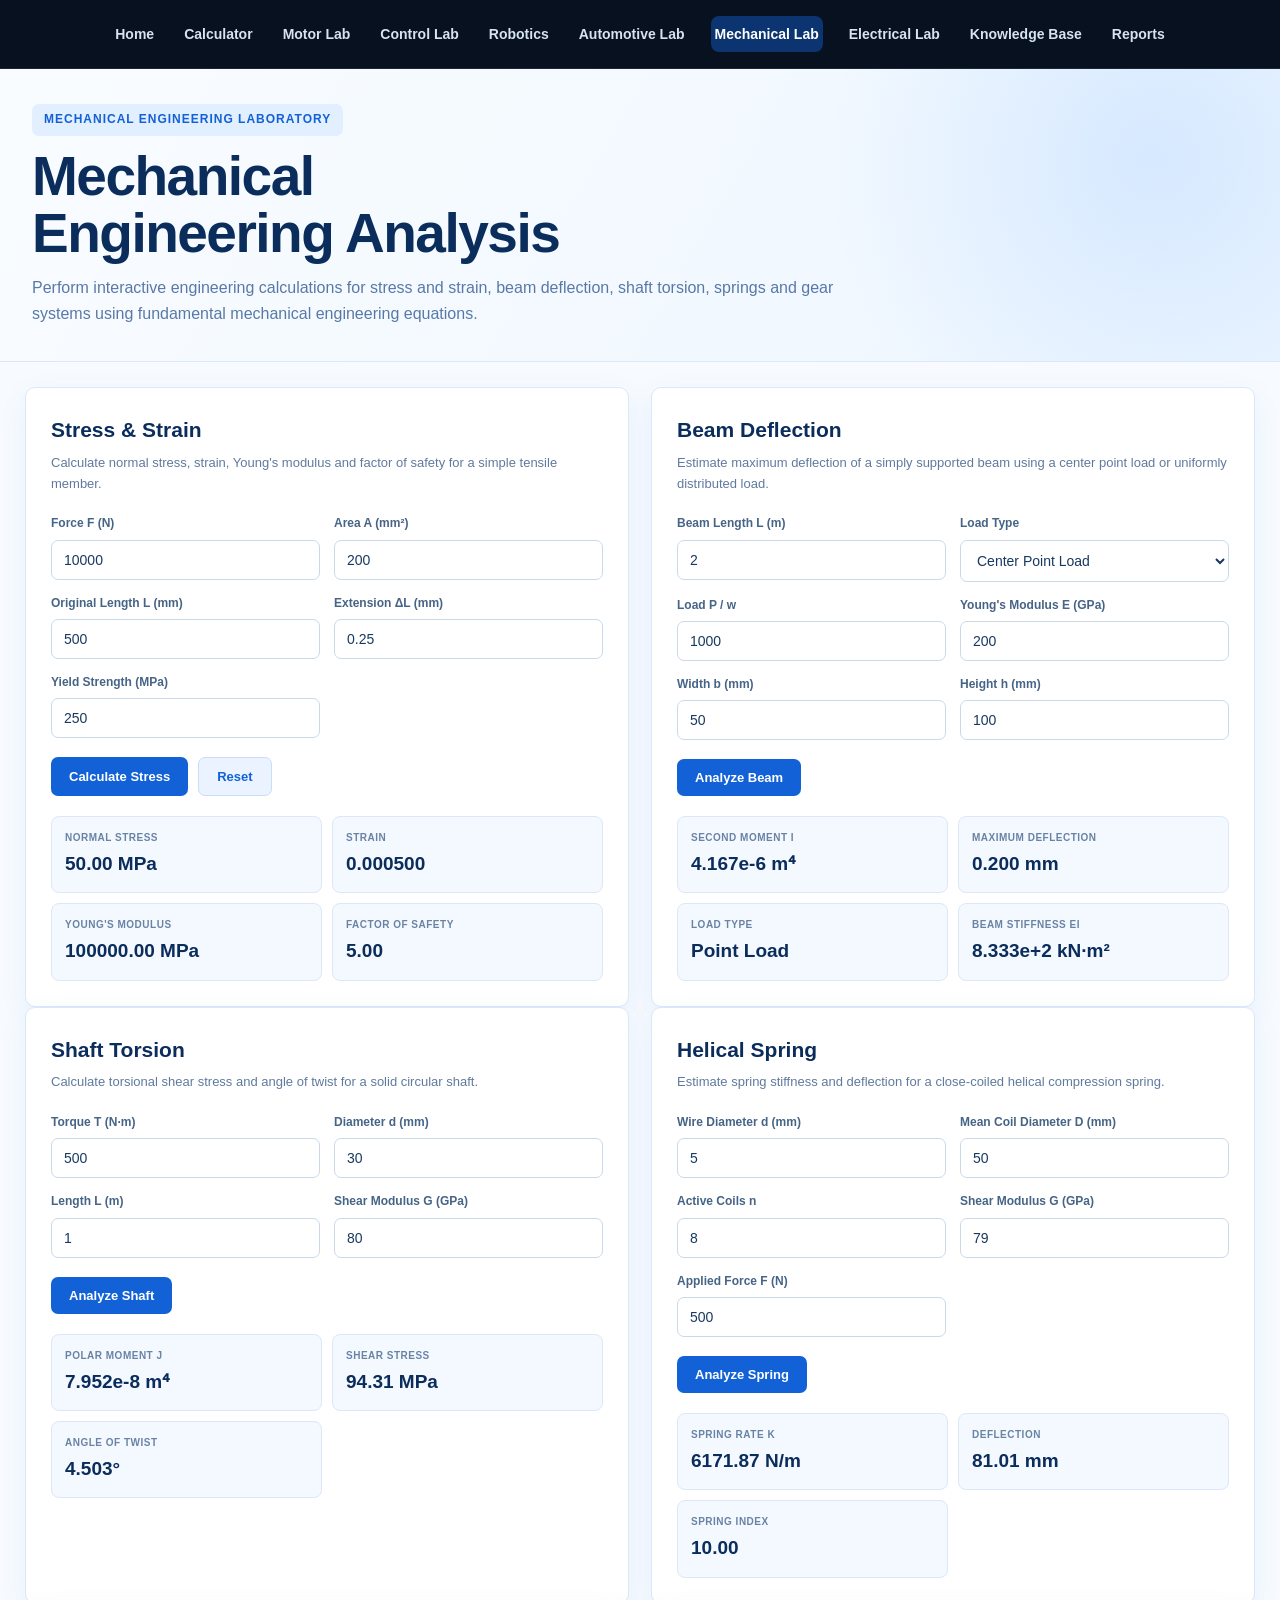
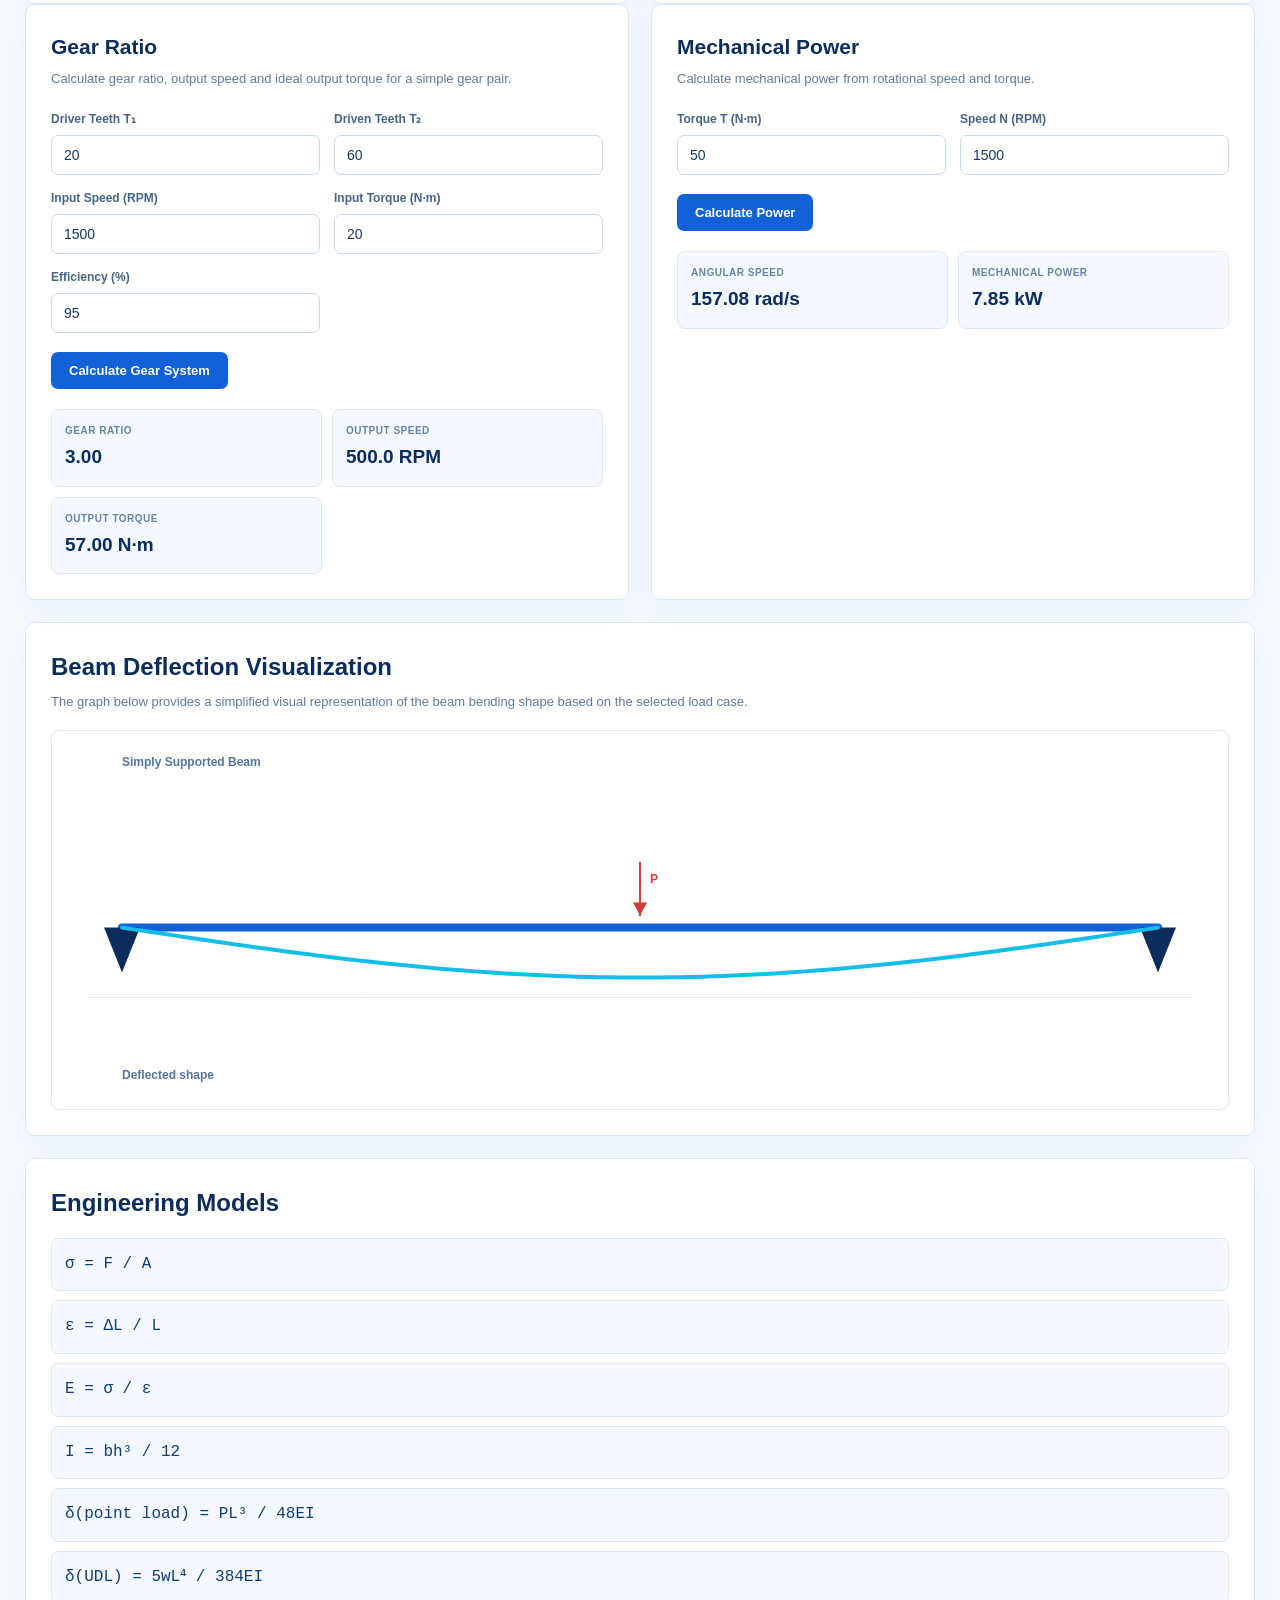
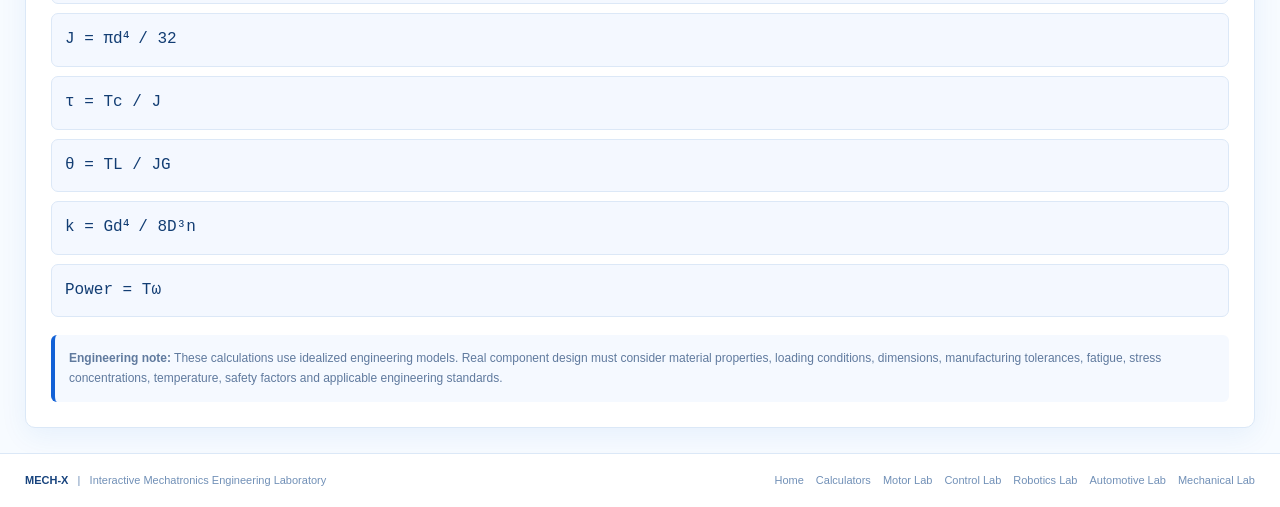
<file: mechanical.html>
<!DOCTYPE html>
<html lang="en">
<head>
<meta charset="UTF-8">
<meta name="viewport" content="width=device-width, initial-scale=1.0">

<title>Mechanical Engineering Laboratory | MECH-X</title>

<style>

:root{
    --blue:#1261d6;
    --blue-dark:#0b2d5c;
    --blue-light:#eaf3ff;
    --blue-soft:#f4f8ff;
    --cyan:#16bde8;

    --text:#16345f;
    --muted:#607a9e;
    --border:#dbe8f7;
    --bg:#f7fbff;
    --white:#ffffff;

    --green:#168447;
    --red:#d63c3c;

    --shadow:0 8px 28px rgba(18,97,214,.07);
}

*{
    margin:0;
    padding:0;
    box-sizing:border-box;
}

body{
    font-family:Arial,Helvetica,sans-serif;
    background:var(--bg);
    color:var(--text);
    line-height:1.6;
}

a{
    text-decoration:none;
    color:inherit;
}

button,
input,
select{
    font-family:inherit;
}


/* =====================================================
   UNIVERSAL MECH-X NAVIGATION
===================================================== */

.mechx-nav{
    position:sticky;
    top:0;
    z-index:1000;
    width:100%;
    display:flex;
    align-items:center;
    justify-content:center;
    flex-wrap:wrap;
    gap:8px 22px;
    padding:16px 20px;
    background:#07111f;
    border-bottom:1px solid rgba(255,255,255,.09);
    box-sizing:border-box;
}

.mechx-nav a{
    color:#d7e3f3;
    text-decoration:none;
    font-size:14px;
    font-weight:700;
    padding:7px 4px;
    transition:.2s ease;
}

.mechx-nav a:hover{
    color:#00d4ff;
}

.mechx-nav a.active{
    color:#ffffff;
    background:rgba(18,97,214,.45);
    border-radius:8px;
}

.content{
    flex:1;
    min-width:0;
}

.hero{
    padding:35px 32px;
    border-bottom:1px solid var(--border);

    background:
        radial-gradient(
            circle at 90% 30%,
            rgba(70,150,255,.15),
            transparent 28%
        ),
        linear-gradient(
            120deg,
            #f9fcff,
            #edf6ff
        );
}

.hero-badge{
    display:inline-block;
    padding:6px 12px;
    border-radius:7px;
    background:#e2efff;
    color:var(--blue);
    font-size:12px;
    font-weight:900;
    letter-spacing:1px;
    margin-bottom:12px;
}

.hero h1{
    color:var(--blue-dark);
    font-size:clamp(36px,5vw,55px);
    line-height:1.05;
    letter-spacing:-1.5px;
    margin-bottom:12px;
}

.hero p{
    max-width:820px;
    color:#5879a7;
    font-size:16px;
    line-height:1.6;
}

.lab-content{
    padding:25px;
}

.tool-grid{
    display:grid;
    grid-template-columns:repeat(2,minmax(0,1fr));
    gap:22px;
}

.tool-card{
    background:white;
    border:1px solid var(--border);
    border-radius:10px;
    padding:25px;
    box-shadow:var(--shadow);
}

.tool-card h2{
    color:var(--blue-dark);
    font-size:21px;
    margin-bottom:6px;
}

.tool-description{
    color:var(--muted);
    font-size:13px;
    margin-bottom:20px;
}

.input-grid{
    display:grid;
    grid-template-columns:repeat(2,minmax(0,1fr));
    gap:14px;
}

.input-group{
    display:flex;
    flex-direction:column;
}

.input-group label{
    color:#466486;
    font-size:12px;
    font-weight:800;
    margin-bottom:6px;
}

.input-group input,
.input-group select{
    width:100%;
    padding:11px 12px;
    border:1px solid #cad9ea;
    border-radius:7px;
    background:white;
    color:#17385f;
    font-size:14px;
    outline:none;
}

.input-group input:focus,
.input-group select:focus{
    border-color:var(--blue);
    box-shadow:0 0 0 3px rgba(18,97,214,.09);
}

.button-row{
    display:flex;
    flex-wrap:wrap;
    gap:10px;
    margin-top:19px;
}

.primary-btn,
.secondary-btn{
    border:none;
    border-radius:7px;
    padding:11px 18px;
    font-size:13px;
    font-weight:800;
    cursor:pointer;
}

.primary-btn{
    background:var(--blue);
    color:white;
}

.primary-btn:hover{
    background:#0d50b8;
}

.secondary-btn{
    background:var(--blue-light);
    color:var(--blue);
    border:1px solid #c9ddf7;
}

.secondary-btn:hover{
    background:#dcecff;
}

.result-box{
    margin-top:20px;
    display:grid;
    grid-template-columns:repeat(2,minmax(0,1fr));
    gap:10px;
}

.result-item{
    background:var(--blue-soft);
    border:1px solid #dce8f7;
    border-radius:8px;
    padding:13px;
}

.result-label{
    color:#6983a4;
    font-size:10px;
    font-weight:800;
    text-transform:uppercase;
    letter-spacing:.5px;
}

.result-value{
    color:var(--blue-dark);
    font-size:19px;
    font-weight:900;
    margin-top:3px;
}

.status{
    margin-top:15px;
    padding:10px 12px;
    border-radius:7px;
    background:#f1f7ff;
    color:#54749c;
    font-size:12px;
    border-left:3px solid var(--blue);
}

.visual-card{
    margin-top:22px;
    background:white;
    border:1px solid var(--border);
    border-radius:10px;
    padding:25px;
    box-shadow:var(--shadow);
}

.visual-card h2{
    color:var(--blue-dark);
    margin-bottom:5px;
}

.visual-card p{
    color:var(--muted);
    font-size:13px;
    margin-bottom:18px;
}

.canvas-wrap{
    width:100%;
    height:380px;
    border:1px solid var(--border);
    border-radius:9px;
    overflow:hidden;
    background:white;
}

#beamCanvas{
    width:100%;
    height:100%;
    display:block;
}

.equation-section{
    margin-top:22px;
    background:white;
    border:1px solid var(--border);
    border-radius:10px;
    padding:25px;
    box-shadow:var(--shadow);
}

.equation-section h2{
    color:var(--blue-dark);
    margin-bottom:15px;
}

.equation{
    padding:13px;
    margin-top:9px;
    background:var(--blue-soft);
    border:1px solid #dce8f7;
    border-radius:7px;
    font-family:"Courier New",monospace;
    color:#123d73;
    overflow-x:auto;
}

.note{
    margin-top:18px;
    padding:14px;
    border-left:4px solid var(--blue);
    background:#f5f9ff;
    border-radius:6px;
    color:#607a9e;
    font-size:12px;
}

.footer{
    border-top:1px solid var(--border);
    background:white;
    padding:18px 25px;
    display:flex;
    justify-content:space-between;
    gap:20px;
    color:#7190b7;
    font-size:11px;
}

.footer strong{
    color:#17437d;
}

.footer-links{
    display:flex;
    flex-wrap:wrap;
    gap:12px;
}

.footer-links a:hover{
    color:var(--blue);
}


/* =====================================================
   RESPONSIVE
===================================================== */

@media(max-width:950px){

    .tool-grid{
        grid-template-columns:1fr;
    }

}

@media(max-width:720px){

    .mechx-nav{
        justify-content:flex-start;
        overflow-x:auto;
        flex-wrap:nowrap;
        white-space:nowrap;
        padding:12px;
    }

    .mechx-nav a{
        flex-shrink:0;
        font-size:13px;
    }

    .hero{
        padding:28px 20px;
    }

    .hero h1{
        font-size:38px;
    }

    .lab-content{
        padding:18px;
    }

    .input-grid{
        grid-template-columns:1fr;
    }

    .canvas-wrap{
        height:320px;
    }

    .footer{
        flex-direction:column;
    }
}

@media(max-width:430px){

    .result-box{
        grid-template-columns:1fr;
    }

    .tool-card,
    .visual-card,
    .equation-section{
        padding:19px;
    }

    .canvas-wrap{
        height:290px;
    }
}

</style>
</head>


<body>


<nav class="mechx-nav">

    <a href="index.html">
        Home
    </a>

    <a href="calculators.html">
        Calculator
    </a>

    <a href="motor.html">
        Motor Lab
    </a>

    <a href="control.html">
        Control Lab
    </a>

    <a href="robotics.html">
        Robotics
    </a>

    <a href="automotive.html">
        Automotive Lab
    </a>

    <a href="mechanical.html" class="active">
        Mechanical Lab
    </a>

    <a href="electrical.html">
        Electrical Lab
    </a>

    <a href="knowledge.html">
        Knowledge Base
    </a>

    <a href="reports.html">
        Reports
    </a>

</nav>


<main class="content">


<section class="hero">

    <div class="hero-badge">
        MECHANICAL ENGINEERING LABORATORY
    </div>

    <h1>
        Mechanical<br>
        Engineering Analysis
    </h1>

    <p>
        Perform interactive engineering calculations for
        stress and strain, beam deflection, shaft torsion,
        springs and gear systems using fundamental
        mechanical engineering equations.
    </p>

</section>



<div class="lab-content">


<!-- =====================================================
     STRESS AND STRAIN
===================================================== -->

<section class="tool-grid">

<div class="tool-card">

    <h2>Stress & Strain</h2>

    <p class="tool-description">
        Calculate normal stress, strain, Young's modulus
        and factor of safety for a simple tensile member.
    </p>

    <div class="input-grid">

        <div class="input-group">
            <label>Force F (N)</label>

            <input
                id="stressForce"
                type="number"
                value="10000"
                step="100"
            >
        </div>

        <div class="input-group">
            <label>Area A (mm²)</label>

            <input
                id="stressArea"
                type="number"
                value="200"
                step="10"
            >
        </div>

        <div class="input-group">
            <label>Original Length L (mm)</label>

            <input
                id="originalLength"
                type="number"
                value="500"
                step="10"
            >
        </div>

        <div class="input-group">
            <label>Extension ΔL (mm)</label>

            <input
                id="extension"
                type="number"
                value="0.25"
                step="0.01"
            >
        </div>

        <div class="input-group">
            <label>Yield Strength (MPa)</label>

            <input
                id="yieldStrength"
                type="number"
                value="250"
                step="10"
            >
        </div>

    </div>

    <div class="button-row">

        <button
            class="primary-btn"
            onclick="calculateStress()"
        >
            Calculate Stress
        </button>

        <button
            class="secondary-btn"
            onclick="resetMechanical()"
        >
            Reset
        </button>

    </div>

    <div class="result-box">

        <div class="result-item">
            <div class="result-label">
                Normal Stress
            </div>

            <div
                class="result-value"
                id="stressResult"
            >
                —
            </div>
        </div>

        <div class="result-item">
            <div class="result-label">
                Strain
            </div>

            <div
                class="result-value"
                id="strainResult"
            >
                —
            </div>
        </div>

        <div class="result-item">
            <div class="result-label">
                Young's Modulus
            </div>

            <div
                class="result-value"
                id="youngResult"
            >
                —
            </div>
        </div>

        <div class="result-item">
            <div class="result-label">
                Factor of Safety
            </div>

            <div
                class="result-value"
                id="fosResult"
            >
                —
            </div>
        </div>

    </div>

</div>



<!-- =====================================================
     BEAM DEFLECTION
===================================================== -->

<div class="tool-card">

    <h2>Beam Deflection</h2>

    <p class="tool-description">
        Estimate maximum deflection of a simply supported
        beam using a center point load or uniformly
        distributed load.
    </p>

    <div class="input-grid">

        <div class="input-group">

            <label>Beam Length L (m)</label>

            <input
                id="beamLength"
                type="number"
                value="2"
                step="0.1"
            >

        </div>

        <div class="input-group">

            <label>Load Type</label>

            <select id="beamLoadType">

                <option value="point">
                    Center Point Load
                </option>

                <option value="udl">
                    Uniformly Distributed Load
                </option>

            </select>

        </div>

        <div class="input-group">

            <label>
                Load P / w
            </label>

            <input
                id="beamLoad"
                type="number"
                value="1000"
                step="100"
            >

        </div>

        <div class="input-group">

            <label>
                Young's Modulus E (GPa)
            </label>

            <input
                id="beamE"
                type="number"
                value="200"
                step="10"
            >

        </div>

        <div class="input-group">

            <label>
                Width b (mm)
            </label>

            <input
                id="beamWidth"
                type="number"
                value="50"
                step="5"
            >

        </div>

        <div class="input-group">

            <label>
                Height h (mm)
            </label>

            <input
                id="beamHeight"
                type="number"
                value="100"
                step="5"
            >

        </div>

    </div>

    <div class="button-row">

        <button
            class="primary-btn"
            onclick="calculateBeam()"
        >
            Analyze Beam
        </button>

    </div>

    <div class="result-box">

        <div class="result-item">

            <div class="result-label">
                Second Moment I
            </div>

            <div
                class="result-value"
                id="beamI"
            >
                —
            </div>

        </div>

        <div class="result-item">

            <div class="result-label">
                Maximum Deflection
            </div>

            <div
                class="result-value"
                id="beamDeflection"
            >
                —
            </div>

        </div>

        <div class="result-item">

            <div class="result-label">
                Load Type
            </div>

            <div
                class="result-value"
                id="beamTypeResult"
            >
                —
            </div>

        </div>

        <div class="result-item">

            <div class="result-label">
                Beam Stiffness EI
            </div>

            <div
                class="result-value"
                id="beamStiffness"
            >
                —
            </div>

        </div>

    </div>

</div>

</section>



<!-- =====================================================
     SHAFT + SPRING
===================================================== -->

<section class="tool-grid">


<div class="tool-card">

    <h2>Shaft Torsion</h2>

    <p class="tool-description">
        Calculate torsional shear stress and angle of twist
        for a solid circular shaft.
    </p>

    <div class="input-grid">

        <div class="input-group">

            <label>
                Torque T (N·m)
            </label>

            <input
                id="shaftTorque"
                type="number"
                value="500"
                step="50"
            >

        </div>

        <div class="input-group">

            <label>
                Diameter d (mm)
            </label>

            <input
                id="shaftDiameter"
                type="number"
                value="30"
                step="1"
            >

        </div>

        <div class="input-group">

            <label>
                Length L (m)
            </label>

            <input
                id="shaftLength"
                type="number"
                value="1"
                step="0.1"
            >

        </div>

        <div class="input-group">

            <label>
                Shear Modulus G (GPa)
            </label>

            <input
                id="shaftG"
                type="number"
                value="80"
                step="5"
            >

        </div>

    </div>

    <div class="button-row">

        <button
            class="primary-btn"
            onclick="calculateShaft()"
        >
            Analyze Shaft
        </button>

    </div>

    <div class="result-box">

        <div class="result-item">

            <div class="result-label">
                Polar Moment J
            </div>

            <div
                class="result-value"
                id="shaftJ"
            >
                —
            </div>

        </div>

        <div class="result-item">

            <div class="result-label">
                Shear Stress
            </div>

            <div
                class="result-value"
                id="shaftStress"
            >
                —
            </div>

        </div>

        <div class="result-item">

            <div class="result-label">
                Angle of Twist
            </div>

            <div
                class="result-value"
                id="shaftAngle"
            >
                —
            </div>

        </div>

    </div>

</div>



<div class="tool-card">

    <h2>Helical Spring</h2>

    <p class="tool-description">
        Estimate spring stiffness and deflection for a
        close-coiled helical compression spring.
    </p>

    <div class="input-grid">

        <div class="input-group">

            <label>
                Wire Diameter d (mm)
            </label>

            <input
                id="springWire"
                type="number"
                value="5"
                step="0.5"
            >

        </div>

        <div class="input-group">

            <label>
                Mean Coil Diameter D (mm)
            </label>

            <input
                id="springDiameter"
                type="number"
                value="50"
                step="1"
            >

        </div>

        <div class="input-group">

            <label>
                Active Coils n
            </label>

            <input
                id="springCoils"
                type="number"
                value="8"
                step="1"
            >

        </div>

        <div class="input-group">

            <label>
                Shear Modulus G (GPa)
            </label>

            <input
                id="springG"
                type="number"
                value="79"
                step="1"
            >

        </div>

        <div class="input-group">

            <label>
                Applied Force F (N)
            </label>

            <input
                id="springForce"
                type="number"
                value="500"
                step="50"
            >

        </div>

    </div>

    <div class="button-row">

        <button
            class="primary-btn"
            onclick="calculateSpring()"
        >
            Analyze Spring
        </button>

    </div>

    <div class="result-box">

        <div class="result-item">

            <div class="result-label">
                Spring Rate k
            </div>

            <div
                class="result-value"
                id="springRate"
            >
                —
            </div>

        </div>

        <div class="result-item">

            <div class="result-label">
                Deflection
            </div>

            <div
                class="result-value"
                id="springDeflection"
            >
                —
            </div>

        </div>

        <div class="result-item">

            <div class="result-label">
                Spring Index
            </div>

            <div
                class="result-value"
                id="springIndex"
            >
                —
            </div>

        </div>

    </div>

</div>

</section>



<!-- =====================================================
     GEAR SYSTEM
===================================================== -->

<section class="tool-grid">


<div class="tool-card">

    <h2>Gear Ratio</h2>

    <p class="tool-description">
        Calculate gear ratio, output speed and ideal output
        torque for a simple gear pair.
    </p>

    <div class="input-grid">

        <div class="input-group">

            <label>
                Driver Teeth T₁
            </label>

            <input
                id="driverTeeth"
                type="number"
                value="20"
                step="1"
            >

        </div>

        <div class="input-group">

            <label>
                Driven Teeth T₂
            </label>

            <input
                id="drivenTeeth"
                type="number"
                value="60"
                step="1"
            >

        </div>

        <div class="input-group">

            <label>
                Input Speed (RPM)
            </label>

            <input
                id="gearSpeed"
                type="number"
                value="1500"
                step="100"
            >

        </div>

        <div class="input-group">

            <label>
                Input Torque (N·m)
            </label>

            <input
                id="gearTorque"
                type="number"
                value="20"
                step="1"
            >

        </div>

        <div class="input-group">

            <label>
                Efficiency (%)
            </label>

            <input
                id="gearEfficiency"
                type="number"
                value="95"
                step="1"
                min="0"
                max="100"
            >

        </div>

    </div>

    <div class="button-row">

        <button
            class="primary-btn"
            onclick="calculateGear()"
        >
            Calculate Gear System
        </button>

    </div>

    <div class="result-box">

        <div class="result-item">

            <div class="result-label">
                Gear Ratio
            </div>

            <div
                class="result-value"
                id="gearRatio"
            >
                —
            </div>

        </div>

        <div class="result-item">

            <div class="result-label">
                Output Speed
            </div>

            <div
                class="result-value"
                id="gearOutputSpeed"
            >
                —
            </div>

        </div>

        <div class="result-item">

            <div class="result-label">
                Output Torque
            </div>

            <div
                class="result-value"
                id="gearOutputTorque"
            >
                —
            </div>

        </div>

    </div>

</div>


<div class="tool-card">

    <h2>Mechanical Power</h2>

    <p class="tool-description">
        Calculate mechanical power from rotational speed
        and torque.
    </p>

    <div class="input-grid">

        <div class="input-group">

            <label>
                Torque T (N·m)
            </label>

            <input
                id="powerTorque"
                type="number"
                value="50"
                step="5"
            >

        </div>

        <div class="input-group">

            <label>
                Speed N (RPM)
            </label>

            <input
                id="powerRPM"
                type="number"
                value="1500"
                step="100"
            >

        </div>

    </div>

    <div class="button-row">

        <button
            class="primary-btn"
            onclick="calculatePower()"
        >
            Calculate Power
        </button>

    </div>

    <div class="result-box">

        <div class="result-item">

            <div class="result-label">
                Angular Speed
            </div>

            <div
                class="result-value"
                id="angularSpeed"
            >
                —
            </div>

        </div>

        <div class="result-item">

            <div class="result-label">
                Mechanical Power
            </div>

            <div
                class="result-value"
                id="mechanicalPower"
            >
                —
            </div>

        </div>

    </div>

</div>

</section>



<!-- =====================================================
     BEAM VISUALIZATION
===================================================== -->

<section class="visual-card">

    <h2>
        Beam Deflection Visualization
    </h2>

    <p>
        The graph below provides a simplified visual
        representation of the beam bending shape based on
        the selected load case.
    </p>

    <div class="canvas-wrap">

        <canvas id="beamCanvas"></canvas>

    </div>

</section>



<!-- =====================================================
     ENGINEERING EQUATIONS
===================================================== -->

<section class="equation-section">

    <h2>
        Engineering Models
    </h2>

    <div class="equation">
        σ = F / A
    </div>

    <div class="equation">
        ε = ΔL / L
    </div>

    <div class="equation">
        E = σ / ε
    </div>

    <div class="equation">
        I = bh³ / 12
    </div>

    <div class="equation">
        δ(point load) = PL³ / 48EI
    </div>

    <div class="equation">
        δ(UDL) = 5wL⁴ / 384EI
    </div>

    <div class="equation">
        J = πd⁴ / 32
    </div>

    <div class="equation">
        τ = Tc / J
    </div>

    <div class="equation">
        θ = TL / JG
    </div>

    <div class="equation">
        k = Gd⁴ / 8D³n
    </div>

    <div class="equation">
        Power = Tω
    </div>

    <div class="note">

        <strong>Engineering note:</strong>

        These calculations use idealized engineering
        models. Real component design must consider material
        properties, loading conditions, dimensions,
        manufacturing tolerances, fatigue, stress
        concentrations, temperature, safety factors and
        applicable engineering standards.

    </div>

</section>


</div>



<footer class="footer">

    <div>

        <strong>MECH-X</strong>

        &nbsp; | &nbsp;

        Interactive Mechatronics Engineering Laboratory

    </div>

    <div class="footer-links">

        <a href="index.html">Home</a>

        <a href="calculators.html">Calculators</a>

        <a href="motor.html">Motor Lab</a>

        <a href="control.html">Control Lab</a>

        <a href="robotics.html">Robotics Lab</a>

        <a href="automotive.html">Automotive Lab</a>

        <a href="mechanical.html">Mechanical Lab</a>

    </div>

</footer>


</main>



<script>

/* =====================================================
   STRESS & STRAIN
===================================================== */

function calculateStress(){

    const F =
        parseFloat(
            document.getElementById(
                "stressForce"
            ).value
        );

    const A =
        parseFloat(
            document.getElementById(
                "stressArea"
            ).value
        );

    const L =
        parseFloat(
            document.getElementById(
                "originalLength"
            ).value
        );

    const extension =
        parseFloat(
            document.getElementById(
                "extension"
            ).value
        );

    const yieldStrength =
        parseFloat(
            document.getElementById(
                "yieldStrength"
            ).value
        );


    if(
        !isFinite(F) ||
        !isFinite(A) ||
        !isFinite(L) ||
        !isFinite(extension) ||
        A <= 0 ||
        L <= 0
    ){

        alert(
            "Please enter valid stress and strain values."
        );

        return;
    }


    /*
       F / A

       Since area is in mm² and
       N/mm² = MPa.
    */

    const stress =
        F / A;


    const strain =
        extension / L;


    const young =
        stress / strain;


    let fos = "—";


    if(
        isFinite(yieldStrength) &&
        yieldStrength > 0
    ){

        fos =
            (
                yieldStrength /
                stress
            ).toFixed(2);

    }


    document.getElementById(
        "stressResult"
    ).textContent =
        stress.toFixed(2) + " MPa";


    document.getElementById(
        "strainResult"
    ).textContent =
        strain.toFixed(6);


    document.getElementById(
        "youngResult"
    ).textContent =
        young.toFixed(2) + " MPa";


    document.getElementById(
        "fosResult"
    ).textContent =
        fos;

}


/* =====================================================
   BEAM DEFLECTION
===================================================== */

function calculateBeam(){

    const L =
        parseFloat(
            document.getElementById(
                "beamLength"
            ).value
        );

    const load =
        parseFloat(
            document.getElementById(
                "beamLoad"
            ).value
        );

    const E_GPa =
        parseFloat(
            document.getElementById(
                "beamE"
            ).value
        );

    const b_mm =
        parseFloat(
            document.getElementById(
                "beamWidth"
            ).value
        );

    const h_mm =
        parseFloat(
            document.getElementById(
                "beamHeight"
            ).value
        );

    const type =
        document.getElementById(
            "beamLoadType"
        ).value;


    if(
        !isFinite(L) ||
        !isFinite(load) ||
        !isFinite(E_GPa) ||
        !isFinite(b_mm) ||
        !isFinite(h_mm) ||
        L <= 0 ||
        E_GPa <= 0 ||
        b_mm <= 0 ||
        h_mm <= 0
    ){

        alert(
            "Please enter valid beam parameters."
        );

        return;
    }


    /*
        Convert:
        mm → m

        GPa → Pa
    */

    const b =
        b_mm / 1000;

    const h =
        h_mm / 1000;

    const E =
        E_GPa * 1e9;


    /*
        Rectangular second moment
    */

    const I =
        b *
        Math.pow(h,3)
        / 12;


    /*
        Beam stiffness
    */

    const EI =
        E * I;


    let deflection;


    if(type === "point"){

        /*
            δ = PL³ / 48EI
        */

        deflection =
            load *
            Math.pow(L,3)
            /
            (
                48 * EI
            );

    }else{

        /*
            For UDL:
            load = w in N/m

            δ = 5wL⁴ / 384EI
        */

        deflection =
            5 *
            load *
            Math.pow(L,4)
            /
            (
                384 * EI
            );

    }


    document.getElementById(
        "beamI"
    ).textContent =
        I.toExponential(3) +
        " m⁴";


    document.getElementById(
        "beamDeflection"
    ).textContent =
        (
            deflection * 1000
        ).toFixed(3) +
        " mm";


    document.getElementById(
        "beamTypeResult"
    ).textContent =
        type === "point"
        ?
        "Point Load"
        :
        "UDL";


    document.getElementById(
        "beamStiffness"
    ).textContent =
        (
            EI / 1000
        ).toExponential(3) +
        " kN·m²";


    drawBeam();

}


/* =====================================================
   SHAFT TORSION
===================================================== */

function calculateShaft(){

    const T =
        parseFloat(
            document.getElementById(
                "shaftTorque"
            ).value
        );

    const d_mm =
        parseFloat(
            document.getElementById(
                "shaftDiameter"
            ).value
        );

    const L =
        parseFloat(
            document.getElementById(
                "shaftLength"
            ).value
        );

    const G_GPa =
        parseFloat(
            document.getElementById(
                "shaftG"
            ).value
        );


    if(
        !isFinite(T) ||
        !isFinite(d_mm) ||
        !isFinite(L) ||
        !isFinite(G_GPa) ||
        d_mm <= 0 ||
        L <= 0 ||
        G_GPa <= 0
    ){

        alert(
            "Please enter valid shaft parameters."
        );

        return;
    }


    const d =
        d_mm / 1000;

    const c =
        d / 2;

    const G =
        G_GPa * 1e9;


    /*
        Polar moment
        solid circular shaft
    */

    const J =
        Math.PI *
        Math.pow(d,4)
        / 32;


    /*
        τ = Tc/J
    */

    const tau =
        T * c / J;


    /*
        θ = TL/JG
    */

    const theta =
        T * L /
        (J * G);


    document.getElementById(
        "shaftJ"
    ).textContent =
        J.toExponential(3) +
        " m⁴";


    document.getElementById(
        "shaftStress"
    ).textContent =
        (
            tau / 1e6
        ).toFixed(2) +
        " MPa";


    document.getElementById(
        "shaftAngle"
    ).textContent =
        (
            theta * 180 / Math.PI
        ).toFixed(3) +
        "°";

}


/* =====================================================
   SPRING
===================================================== */

function calculateSpring(){

    const d_mm =
        parseFloat(
            document.getElementById(
                "springWire"
            ).value
        );

    const D_mm =
        parseFloat(
            document.getElementById(
                "springDiameter"
            ).value
        );

    const n =
        parseFloat(
            document.getElementById(
                "springCoils"
            ).value
        );

    const G_GPa =
        parseFloat(
            document.getElementById(
                "springG"
            ).value
        );

    const F =
        parseFloat(
            document.getElementById(
                "springForce"
            ).value
        );


    if(
        !isFinite(d_mm) ||
        !isFinite(D_mm) ||
        !isFinite(n) ||
        !isFinite(G_GPa) ||
        !isFinite(F) ||
        d_mm <= 0 ||
        D_mm <= 0 ||
        n <= 0 ||
        G_GPa <= 0
    ){

        alert(
            "Please enter valid spring parameters."
        );

        return;
    }


    const d =
        d_mm / 1000;

    const D =
        D_mm / 1000;

    const G =
        G_GPa * 1e9;


    /*
        k = Gd⁴ / 8D³n
    */

    const k =
        G *
        Math.pow(d,4)
        /
        (
            8 *
            Math.pow(D,3) *
            n
        );


    const deflection =
        F / k;


    const index =
        D_mm / d_mm;


    document.getElementById(
        "springRate"
    ).textContent =
        k.toFixed(2) +
        " N/m";


    document.getElementById(
        "springDeflection"
    ).textContent =
        (
            deflection * 1000
        ).toFixed(2) +
        " mm";


    document.getElementById(
        "springIndex"
    ).textContent =
        index.toFixed(2);

}


/* =====================================================
   GEAR SYSTEM
===================================================== */

function calculateGear(){

    const driver =
        parseFloat(
            document.getElementById(
                "driverTeeth"
            ).value
        );

    const driven =
        parseFloat(
            document.getElementById(
                "drivenTeeth"
            ).value
        );

    const inputSpeed =
        parseFloat(
            document.getElementById(
                "gearSpeed"
            ).value
        );

    const inputTorque =
        parseFloat(
            document.getElementById(
                "gearTorque"
            ).value
        );

    const efficiency =
        parseFloat(
            document.getElementById(
                "gearEfficiency"
            ).value
        );


    if(
        !isFinite(driver) ||
        !isFinite(driven) ||
        !isFinite(inputSpeed) ||
        !isFinite(inputTorque) ||
        !isFinite(efficiency) ||
        driver <= 0 ||
        driven <= 0
    ){

        alert(
            "Please enter valid gear parameters."
        );

        return;
    }


    /*
        Gear ratio
    */

    const ratio =
        driven / driver;


    /*
        Output speed
    */

    const outputSpeed =
        inputSpeed / ratio;


    /*
        Output torque
        including efficiency
    */

    const outputTorque =
        inputTorque *
        ratio *
        (
            efficiency / 100
        );


    document.getElementById(
        "gearRatio"
    ).textContent =
        ratio.toFixed(2);


    document.getElementById(
        "gearOutputSpeed"
    ).textContent =
        outputSpeed.toFixed(1) +
        " RPM";


    document.getElementById(
        "gearOutputTorque"
    ).textContent =
        outputTorque.toFixed(2) +
        " N·m";

}


/* =====================================================
   MECHANICAL POWER
===================================================== */

function calculatePower(){

    const T =
        parseFloat(
            document.getElementById(
                "powerTorque"
            ).value
        );

    const rpm =
        parseFloat(
            document.getElementById(
                "powerRPM"
            ).value
        );


    if(
        !isFinite(T) ||
        !isFinite(rpm)
    ){

        alert(
            "Please enter valid torque and speed."
        );

        return;
    }


    const omega =
        2 *
        Math.PI *
        rpm /
        60;


    const power =
        T * omega;


    document.getElementById(
        "angularSpeed"
    ).textContent =
        omega.toFixed(2) +
        " rad/s";


    document.getElementById(
        "mechanicalPower"
    ).textContent =
        (
            power / 1000
        ).toFixed(2) +
        " kW";

}


/* =====================================================
   BEAM DRAWING
===================================================== */

function drawBeam(){

    const canvas =
        document.getElementById(
            "beamCanvas"
        );

    const ctx =
        canvas.getContext("2d");


    const rect =
        canvas.getBoundingClientRect();


    const dpr =
        window.devicePixelRatio || 1;


    canvas.width =
        rect.width * dpr;

    canvas.height =
        rect.height * dpr;


    ctx.setTransform(
        dpr,
        0,
        0,
        dpr,
        0,
        0
    );


    const width =
        rect.width;

    const height =
        rect.height;


    ctx.clearRect(
        0,
        0,
        width,
        height
    );


    /*
        Beam dimensions
    */

    const left =
        70;

    const right =
        width - 70;

    const centerY =
        height * .52;

    const beamLength =
        right - left;


    /*
        Ground / support line
    */

    ctx.strokeStyle =
        "#dce8f5";

    ctx.lineWidth = 1;


    ctx.beginPath();

    ctx.moveTo(
        35,
        centerY + 70
    );

    ctx.lineTo(
        width - 35,
        centerY + 70
    );

    ctx.stroke();


    /*
        Beam baseline
    */

    ctx.strokeStyle =
        "#1261d6";

    ctx.lineWidth = 8;

    ctx.lineCap = "round";


    ctx.beginPath();

    ctx.moveTo(
        left,
        centerY
    );

    ctx.lineTo(
        right,
        centerY
    );

    ctx.stroke();


    /*
        Supports
    */

    ctx.fillStyle =
        "#0b2d5c";


    ctx.beginPath();

    ctx.moveTo(
        left - 18,
        centerY
    );

    ctx.lineTo(
        left + 18,
        centerY
    );

    ctx.lineTo(
        left,
        centerY + 45
    );

    ctx.closePath();

    ctx.fill();


    ctx.beginPath();

    ctx.moveTo(
        right - 18,
        centerY
    );

    ctx.lineTo(
        right + 18,
        centerY
    );

    ctx.lineTo(
        right,
        centerY + 45
    );

    ctx.closePath();

    ctx.fill();


    /*
        Draw deflection curve
    */

    const type =
        document.getElementById(
            "beamLoadType"
        ).value;


    const curveAmplitude =
        Math.min(
            75,
            Math.max(
                20,
                parseFloat(
                    document.getElementById(
                        "beamLoad"
                    ).value
                ) / 20
            )
        );


    ctx.strokeStyle =
        "#16bde8";

    ctx.lineWidth = 4;


    ctx.beginPath();


    for(
        let i=0;
        i<=100;
        i++
    ){

        const t =
            i / 100;


        let y;


        if(type === "point"){

            /*
                Smooth approximation
                of center point loading.
            */

            y =
                curveAmplitude *
                Math.sin(
                    Math.PI * t
                );

        }else{

            /*
                Approximate UDL shape
            */

            y =
                curveAmplitude *
                4 *
                t *
                (1-t);

        }


        const x =
            left +
            beamLength * t;


        if(i === 0){

            ctx.moveTo(
                x,
                centerY + y
            );

        }else{

            ctx.lineTo(
                x,
                centerY + y
            );

        }

    }


    ctx.stroke();


    /*
        Load arrow
    */

    const loadX =
        type === "point"
        ?
        (left + right) / 2
        :
        (left + right) / 2;


    ctx.strokeStyle =
        "#d63c3c";

    ctx.fillStyle =
        "#d63c3c";

    ctx.lineWidth = 2;


    ctx.beginPath();

    ctx.moveTo(
        loadX,
        centerY - 65
    );

    ctx.lineTo(
        loadX,
        centerY - 12
    );

    ctx.stroke();


    ctx.beginPath();

    ctx.moveTo(
        loadX,
        centerY - 12
    );

    ctx.lineTo(
        loadX - 7,
        centerY - 25
    );

    ctx.lineTo(
        loadX + 7,
        centerY - 25
    );

    ctx.closePath();

    ctx.fill();


    /*
        Labels
    */

    ctx.fillStyle =
        "#54749c";

    ctx.font =
        "bold 12px Arial";


    ctx.fillText(
        "Simply Supported Beam",
        left,
        35
    );


    ctx.fillText(
        "Deflected shape",
        left,
        height - 30
    );


    ctx.fillStyle =
        "#d63c3c";

    ctx.fillText(
        type === "point"
        ?
        "P"
        :
        "w",
        loadX + 10,
        centerY - 45
    );

}


/* =====================================================
   RESET
===================================================== */

function resetMechanical(){

    document.getElementById(
        "stressForce"
    ).value = 10000;

    document.getElementById(
        "stressArea"
    ).value = 200;

    document.getElementById(
        "originalLength"
    ).value = 500;

    document.getElementById(
        "extension"
    ).value = 0.25;

    document.getElementById(
        "yieldStrength"
    ).value = 250;


    document.getElementById(
        "beamLength"
    ).value = 2;

    document.getElementById(
        "beamLoad"
    ).value = 1000;

    document.getElementById(
        "beamE"
    ).value = 200;

    document.getElementById(
        "beamWidth"
    ).value = 50;

    document.getElementById(
        "beamHeight"
    ).value = 100;


    document.getElementById(
        "shaftTorque"
    ).value = 500;

    document.getElementById(
        "shaftDiameter"
    ).value = 30;

    document.getElementById(
        "shaftLength"
    ).value = 1;

    document.getElementById(
        "shaftG"
    ).value = 80;


    document.getElementById(
        "springWire"
    ).value = 5;

    document.getElementById(
        "springDiameter"
    ).value = 50;

    document.getElementById(
        "springCoils"
    ).value = 8;

    document.getElementById(
        "springG"
    ).value = 79;

    document.getElementById(
        "springForce"
    ).value = 500;


    document.getElementById(
        "driverTeeth"
    ).value = 20;

    document.getElementById(
        "drivenTeeth"
    ).value = 60;

    document.getElementById(
        "gearSpeed"
    ).value = 1500;

    document.getElementById(
        "gearTorque"
    ).value = 20;

    document.getElementById(
        "gearEfficiency"
    ).value = 95;


    document.getElementById(
        "powerTorque"
    ).value = 50;

    document.getElementById(
        "powerRPM"
    ).value = 1500;


    calculateStress();
    calculateBeam();
    calculateShaft();
    calculateSpring();
    calculateGear();
    calculatePower();

}


/* =====================================================
   INITIALIZATION
===================================================== */

window.addEventListener(
    "load",
    function(){

        calculateStress();

        calculateBeam();

        calculateShaft();

        calculateSpring();

        calculateGear();

        calculatePower();

        drawBeam();

    }
);


window.addEventListener(
    "resize",
    function(){

        drawBeam();

    }
);

</script>

</body>
</html>
</file>
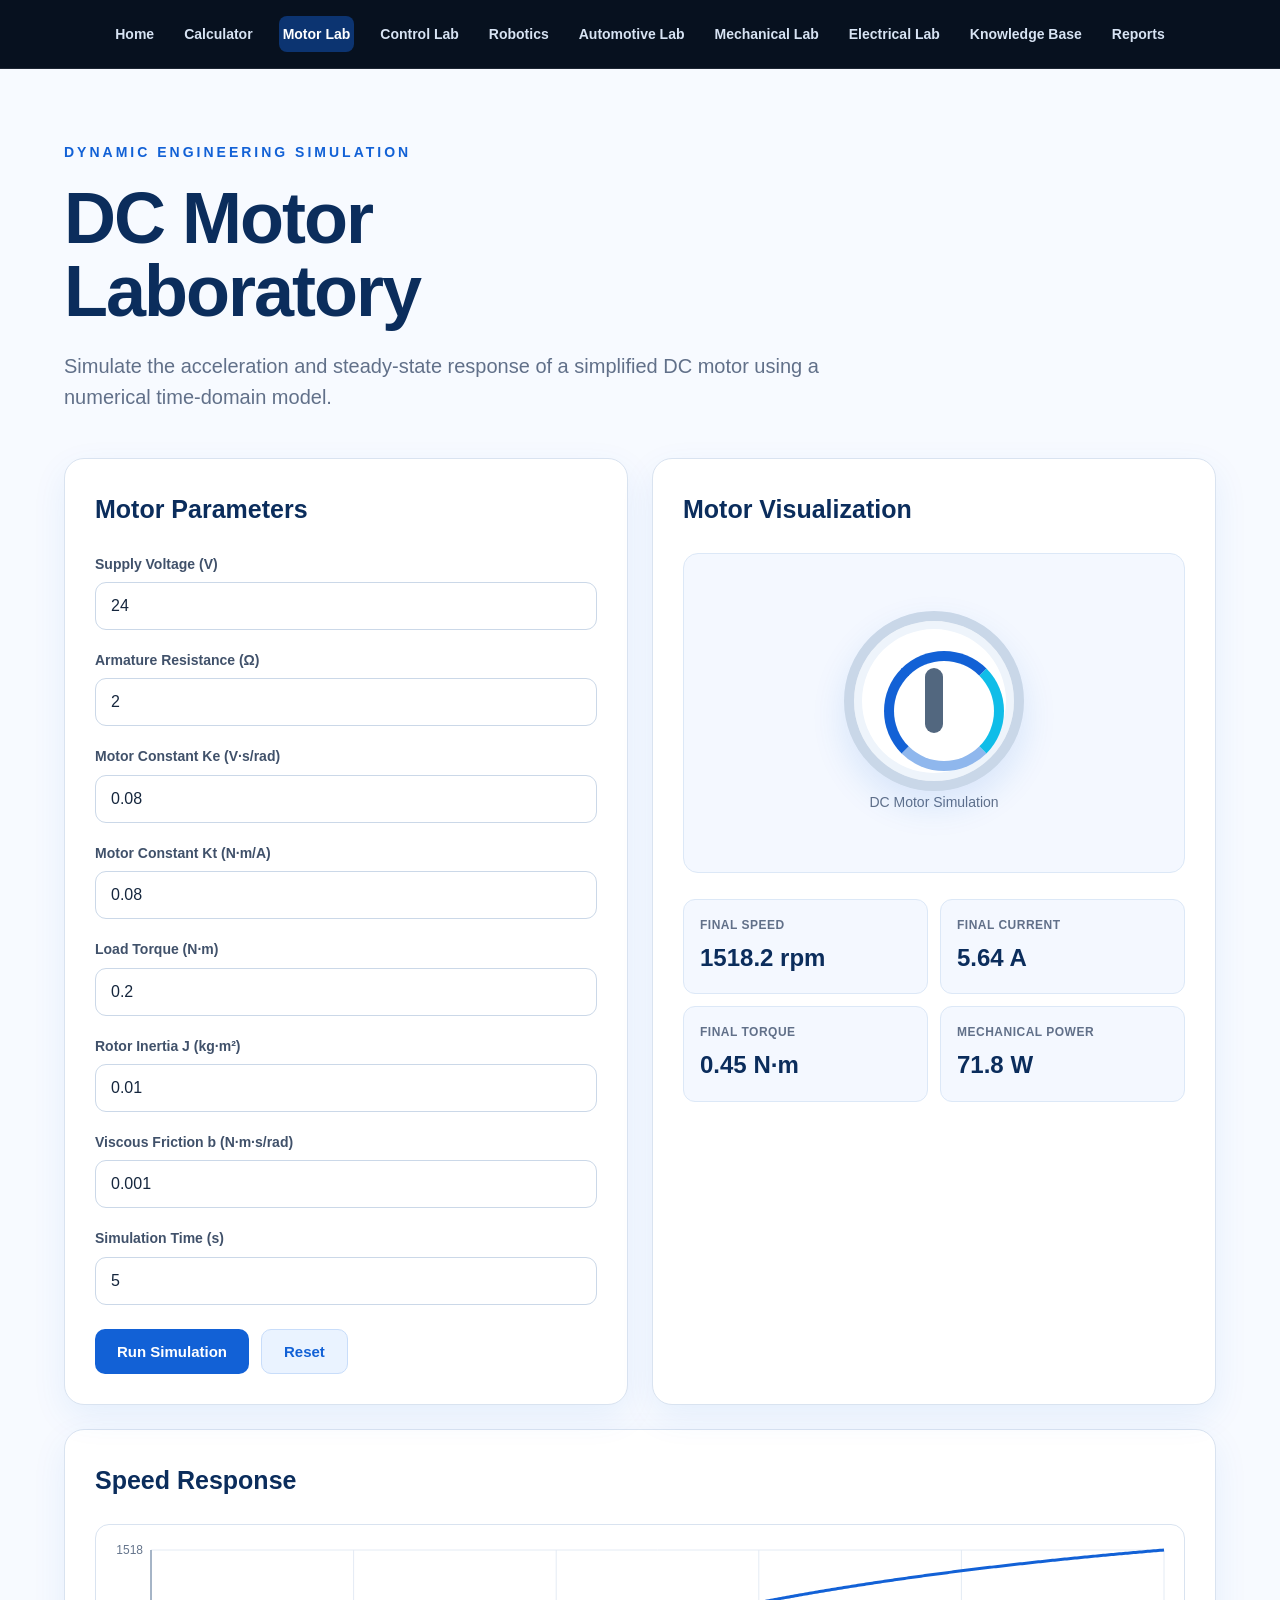
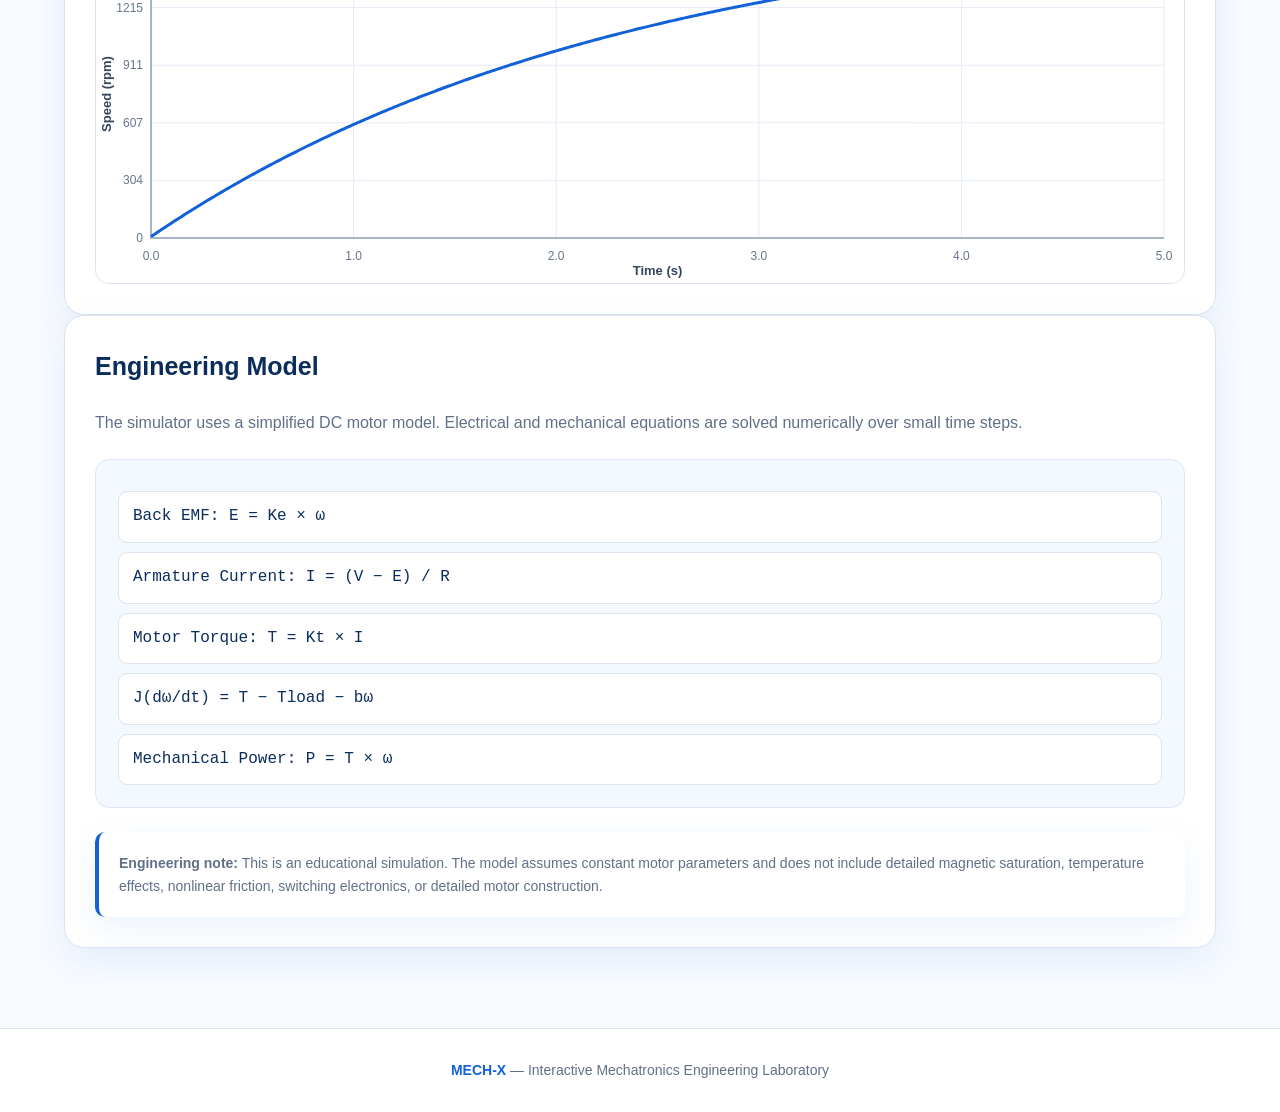
<file: motor.html>
<!DOCTYPE html>
<html lang="en">
<head>
<meta charset="UTF-8">
<meta name="viewport" content="width=device-width, initial-scale=1.0">
<title>DC Motor Laboratory | MECH-X</title>

<style>
:root{
    --blue:#1261d6;
    --blue-dark:#0b2d5c;
    --blue-light:#eaf3ff;
    --blue-soft:#f4f8ff;
    --cyan:#10bde8;

    --text:#10233f;
    --muted:#617089;
    --border:#d9e3f0;

    --white:#ffffff;
    --bg:#f7faff;
    --success:#168447;
    --danger:#d43d3d;

    --shadow:0 12px 35px rgba(18,97,214,.08);
}

*{
    box-sizing:border-box;
    margin:0;
    padding:0;
}

body{
    font-family:Arial,Helvetica,sans-serif;
    background:var(--bg);
    color:var(--text);
    line-height:1.6;
}

a{
    color:inherit;
    text-decoration:none;
}

/* ================= UNIVERSAL MECH-X NAVIGATION ================= */

.mechx-nav{
    position:sticky;
    top:0;
    z-index:1000;
    width:100%;
    display:flex;
    align-items:center;
    justify-content:center;
    flex-wrap:wrap;
    gap:8px 22px;
    padding:16px 20px;
    background:#07111f;
    border-bottom:1px solid rgba(255,255,255,0.09);
    box-sizing:border-box;
}

.mechx-nav a{
    color:#d7e3f3;
    text-decoration:none;
    font-size:14px;
    font-weight:700;
    padding:7px 4px;
    transition:0.2s ease;
}

.mechx-nav a:hover{
    color:#00d4ff;
}

.mechx-nav a.active{
    color:#ffffff;
    background:rgba(18,97,214,.45);
    border-radius:8px;
}

/* ================= HERO ================= */

.hero{
    max-width:1200px;
    margin:auto;
    padding:72px 24px 45px;
}

.eyebrow{
    color:var(--blue);
    font-size:14px;
    font-weight:800;
    letter-spacing:3px;
    text-transform:uppercase;
    margin-bottom:18px;
}

.hero h1{
    font-size:clamp(42px,7vw,72px);
    line-height:1.02;
    letter-spacing:-2px;
    max-width:800px;
    color:var(--blue-dark);
    margin-bottom:22px;
}

.hero p{
    max-width:780px;
    color:var(--muted);
    font-size:20px;
    line-height:1.55;
}

/* ================= MAIN ================= */

.main{
    max-width:1200px;
    margin:auto;
    padding:0 24px 80px;
}

.grid{
    display:grid;
    grid-template-columns:1fr 1fr;
    gap:24px;
}

.card{
    background:#ffffff;
    border:1px solid var(--border);
    border-radius:20px;
    padding:30px;
    box-shadow:var(--shadow);
}

.card h2{
    color:var(--blue-dark);
    font-size:25px;
    margin-bottom:24px;
}

.card h3{
    color:var(--blue-dark);
    margin-bottom:12px;
}

/* ================= INPUTS ================= */

.input-group{
    margin-bottom:19px;
}

.input-group label{
    display:block;
    font-size:14px;
    font-weight:700;
    color:#40516a;
    margin-bottom:7px;
}

.input-group input{
    width:100%;
    padding:14px 15px;
    border:1px solid #cbd8e8;
    border-radius:11px;
    background:#ffffff;
    color:#15263d;
    font-size:16px;
    outline:none;
    transition:.2s;
}

.input-group input:focus{
    border-color:var(--blue);
    box-shadow:0 0 0 3px rgba(18,97,214,.10);
}

/* ================= BUTTONS ================= */

.button-row{
    display:flex;
    gap:12px;
    flex-wrap:wrap;
    margin-top:24px;
}

button{
    border:none;
    border-radius:10px;
    padding:13px 22px;
    font-size:15px;
    font-weight:800;
    cursor:pointer;
    transition:.2s;
}

.primary-btn{
    background:var(--blue);
    color:white;
}

.primary-btn:hover{
    background:#0e50b2;
    transform:translateY(-1px);
}

.secondary-btn{
    background:var(--blue-light);
    color:var(--blue);
    border:1px solid #c8ddfa;
}

.secondary-btn:hover{
    background:#dcecff;
}

/* ================= RESULTS ================= */

.results{
    margin-top:26px;
    display:grid;
    grid-template-columns:repeat(2,1fr);
    gap:12px;
}

.result{
    background:var(--blue-soft);
    border:1px solid #dce8f7;
    border-radius:12px;
    padding:16px;
}

.result-label{
    font-size:12px;
    font-weight:700;
    color:var(--muted);
    text-transform:uppercase;
    letter-spacing:.5px;
}

.result-value{
    margin-top:4px;
    font-size:24px;
    font-weight:900;
    color:var(--blue-dark);
}

/* ================= GRAPH ================= */

.graph-card{
    margin-top:24px;
}

.canvas-wrapper{
    width:100%;
    height:360px;
    position:relative;
    background:#ffffff;
    border:1px solid var(--border);
    border-radius:14px;
    overflow:hidden;
}

canvas{
    width:100%;
    height:100%;
    display:block;
}

/* ================= MOTOR VISUAL ================= */

.motor-display{
    display:flex;
    align-items:center;
    justify-content:center;
    min-height:320px;
    background:var(--blue-soft);
    border:1px solid #dce8f7;
    border-radius:15px;
    margin-bottom:20px;
}

.motor{
    position:relative;
    width:180px;
    height:180px;
    border-radius:50%;
    background:#ffffff;
    border:10px solid #c9d7e8;
    box-shadow:
        inset 0 0 0 8px #eef4fb,
        0 15px 35px rgba(18,97,214,.12);
}

.motor::before{
    content:"";
    position:absolute;
    width:100px;
    height:100px;
    border-radius:50%;
    left:30px;
    top:30px;
    border:10px solid var(--blue);
    border-right-color:var(--cyan);
    border-bottom-color:#8fb7ed;
    animation:spin 1.2s linear infinite;
}

.motor::after{
    content:"";
    position:absolute;
    width:18px;
    height:65px;
    background:#52677f;
    left:71px;
    top:47px;
    border-radius:10px;
}

@keyframes spin{
    from{
        transform:rotate(0deg);
    }
    to{
        transform:rotate(360deg);
    }
}

.motor-status{
    text-align:center;
    color:var(--muted);
    font-size:14px;
}

/* ================= EQUATIONS ================= */

.equations{
    margin-top:24px;
    background:var(--blue-soft);
    border:1px solid #dce8f7;
    border-radius:14px;
    padding:22px;
}

.equation{
    font-family:"Courier New",monospace;
    background:#ffffff;
    border:1px solid #dce4ef;
    padding:12px 14px;
    border-radius:9px;
    margin-top:9px;
    color:var(--blue-dark);
    overflow-x:auto;
}

/* ================= INFO ================= */

.info{
    margin-top:24px;
    padding:20px;
    background:#ffffff;
    border-left:4px solid var(--blue);
    border-radius:10px;
    box-shadow:var(--shadow);
}

.info p{
    color:var(--muted);
    font-size:14px;
}

/* ================= FOOTER ================= */

footer{
    border-top:1px solid var(--border);
    background:#ffffff;
    padding:30px 24px;
    text-align:center;
    color:var(--muted);
    font-size:14px;
}

footer strong{
    color:var(--blue);
}

/* ================= MOBILE ================= */

@media(max-width:800px){

    .hero{
        padding:55px 20px 35px;
    }

    .hero h1{
        font-size:47px;
        letter-spacing:-1.5px;
    }

    .hero p{
        font-size:17px;
    }

    .main{
        padding:0 20px 60px;
    }

    .grid{
        grid-template-columns:1fr;
    }

    .card{
        padding:22px;
    }

    .results{
        grid-template-columns:1fr 1fr;
    }

    .canvas-wrapper{
        height:280px;
    }

    .mechx-nav{
        gap:6px 14px;
        padding:14px 12px;
    }

    .mechx-nav a{
        font-size:13px;
    }
}

@media(max-width:600px){

    .mechx-nav{
        justify-content:flex-start;
        overflow-x:auto;
        flex-wrap:nowrap;
        white-space:nowrap;
        padding:12px;
    }

    .mechx-nav a{
        flex-shrink:0;
        font-size:13px;
    }
}

@media(max-width:480px){

    .hero h1{
        font-size:40px;
    }

    .eyebrow{
        font-size:12px;
        letter-spacing:2px;
    }

    .results{
        grid-template-columns:1fr;
    }

    .button-row button{
        width:100%;
    }

    .motor{
        width:145px;
        height:145px;
    }

    .motor::before{
        width:78px;
        height:78px;
        left:24px;
        top:24px;
    }

    .motor::after{
        left:58px;
        top:40px;
        height:55px;
    }
}
</style>
</head>

<body>

<!-- UNIVERSAL MECH-X NAVIGATION -->
<nav class="mechx-nav">
    <a href="index.html">Home</a>
    <a href="calculators.html">Calculator</a>
    <a href="motor.html" class="active">Motor Lab</a>
    <a href="control.html">Control Lab</a>
    <a href="robotics.html">Robotics</a>
    <a href="automotive.html">Automotive Lab</a>
    <a href="mechanical.html">Mechanical Lab</a>
    <a href="electrical.html">Electrical Lab</a>
    <a href="knowledge.html">Knowledge Base</a>
    <a href="reports.html">Reports</a>
</nav>


<!-- HERO -->
<section class="hero">

    <div class="eyebrow">
        Dynamic Engineering Simulation
    </div>

    <h1>
        DC Motor<br>
        Laboratory
    </h1>

    <p>
        Simulate the acceleration and steady-state response
        of a simplified DC motor using a numerical
        time-domain model.
    </p>

</section>


<!-- MAIN -->
<main class="main">

    <div class="grid">

        <!-- PARAMETERS -->
        <section class="card">

            <h2>Motor Parameters</h2>

            <div class="input-group">
                <label for="voltage">
                    Supply Voltage (V)
                </label>

                <input
                    id="voltage"
                    type="number"
                    value="24"
                    step="0.1"
                >
            </div>

            <div class="input-group">
                <label for="resistance">
                    Armature Resistance (Ω)
                </label>

                <input
                    id="resistance"
                    type="number"
                    value="2"
                    step="0.1"
                >
            </div>

            <div class="input-group">
                <label for="ke">
                    Motor Constant Ke (V·s/rad)
                </label>

                <input
                    id="ke"
                    type="number"
                    value="0.08"
                    step="0.01"
                >
            </div>

            <div class="input-group">
                <label for="kt">
                    Motor Constant Kt (N·m/A)
                </label>

                <input
                    id="kt"
                    type="number"
                    value="0.08"
                    step="0.01"
                >
            </div>

            <div class="input-group">
                <label for="load">
                    Load Torque (N·m)
                </label>

                <input
                    id="load"
                    type="number"
                    value="0.2"
                    step="0.05"
                >
            </div>

            <div class="input-group">
                <label for="inertia">
                    Rotor Inertia J (kg·m²)
                </label>

                <input
                    id="inertia"
                    type="number"
                    value="0.01"
                    step="0.001"
                >
            </div>

            <div class="input-group">
                <label for="friction">
                    Viscous Friction b (N·m·s/rad)
                </label>

                <input
                    id="friction"
                    type="number"
                    value="0.001"
                    step="0.0001"
                >
            </div>

            <div class="input-group">
                <label for="simTime">
                    Simulation Time (s)
                </label>

                <input
                    id="simTime"
                    type="number"
                    value="5"
                    min="0.5"
                    step="0.5"
                >
            </div>

            <div class="button-row">

                <button
                    class="primary-btn"
                    onclick="runSimulation()"
                >
                    Run Simulation
                </button>

                <button
                    class="secondary-btn"
                    onclick="resetSimulation()"
                >
                    Reset
                </button>

            </div>

        </section>


        <!-- MOTOR -->
        <section class="card">

            <h2>Motor Visualization</h2>

            <div class="motor-display">

                <div>
                    <div class="motor"></div>

                    <div class="motor-status">
                        DC Motor Simulation
                    </div>
                </div>

            </div>

            <div class="results">

                <div class="result">
                    <div class="result-label">
                        Final Speed
                    </div>

                    <div class="result-value" id="finalSpeed">
                        0 rpm
                    </div>
                </div>

                <div class="result">
                    <div class="result-label">
                        Final Current
                    </div>

                    <div class="result-value" id="finalCurrent">
                        0 A
                    </div>
                </div>

                <div class="result">
                    <div class="result-label">
                        Final Torque
                    </div>

                    <div class="result-value" id="finalTorque">
                        0 N·m
                    </div>
                </div>

                <div class="result">
                    <div class="result-label">
                        Mechanical Power
                    </div>

                    <div class="result-value" id="finalPower">
                        0 W
                    </div>
                </div>

            </div>

        </section>

    </div>


    <!-- GRAPH -->
    <section class="card graph-card">

        <h2>Speed Response</h2>

        <div class="canvas-wrapper">
            <canvas id="speedCanvas"></canvas>
        </div>

    </section>


    <!-- EQUATIONS -->
    <section class="card">

        <h2>Engineering Model</h2>

        <p style="color:var(--muted);">
            The simulator uses a simplified DC motor model.
            Electrical and mechanical equations are solved
            numerically over small time steps.
        </p>

        <div class="equations">

            <div class="equation">
                Back EMF: E = Ke × ω
            </div>

            <div class="equation">
                Armature Current: I = (V − E) / R
            </div>

            <div class="equation">
                Motor Torque: T = Kt × I
            </div>

            <div class="equation">
                J(dω/dt) = T − Tload − bω
            </div>

            <div class="equation">
                Mechanical Power: P = T × ω
            </div>

        </div>

        <div class="info">

            <p>
                <strong>Engineering note:</strong>
                This is an educational simulation. The model
                assumes constant motor parameters and does not
                include detailed magnetic saturation, temperature
                effects, nonlinear friction, switching electronics,
                or detailed motor construction.
            </p>

        </div>

    </section>

</main>


<footer>
    <strong>MECH-X</strong> — Interactive Mechatronics Engineering Laboratory
</footer>


<script>

/* ==========================================
   DC MOTOR SIMULATION
   ========================================== */

function getValue(id){
    return parseFloat(document.getElementById(id).value);
}


function runSimulation(){

    const V = getValue("voltage");
    const R = getValue("resistance");
    const Ke = getValue("ke");
    const Kt = getValue("kt");
    const Tload = getValue("load");
    const J = getValue("inertia");
    const b = getValue("friction");
    const simTime = getValue("simTime");

    if(
        !Number.isFinite(V) ||
        !Number.isFinite(R) ||
        !Number.isFinite(Ke) ||
        !Number.isFinite(Kt) ||
        !Number.isFinite(Tload) ||
        !Number.isFinite(J) ||
        !Number.isFinite(b) ||
        !Number.isFinite(simTime)
    ){
        alert("Please enter valid numerical values.");
        return;
    }

    if(R <= 0 || J <= 0 || Ke <= 0 || Kt <= 0){
        alert("Resistance, inertia, Ke and Kt must be greater than zero.");
        return;
    }

    const dt = 0.01;

    let omega = 0;

    const time = [];
    const speed = [];
    const current = [];
    const torque = [];

    for(
        let t = 0;
        t <= simTime;
        t += dt
    ){

        const backEMF = Ke * omega;

        let I = (V - backEMF) / R;

        /* Prevent unrealistic negative current */
        if(I < 0){
            I = 0;
        }

        const motorTorque = Kt * I;

        const acceleration =
            (
                motorTorque -
                Tload -
                b * omega
            ) / J;

        omega += acceleration * dt;

        if(omega < 0){
            omega = 0;
        }

        time.push(t);
        speed.push(omega * 60 / (2 * Math.PI));
        current.push(I);
        torque.push(motorTorque);
    }


    const lastSpeed = speed[speed.length - 1];
    const lastCurrent = current[current.length - 1];
    const lastTorque = torque[torque.length - 1];

    const omegaFinal =
        lastSpeed * 2 * Math.PI / 60;

    const power =
        lastTorque * omegaFinal;


    document.getElementById("finalSpeed").textContent =
        lastSpeed.toFixed(1) + " rpm";

    document.getElementById("finalCurrent").textContent =
        lastCurrent.toFixed(2) + " A";

    document.getElementById("finalTorque").textContent =
        lastTorque.toFixed(2) + " N·m";

    document.getElementById("finalPower").textContent =
        power.toFixed(1) + " W";


    drawGraph(time, speed);
}


/* ==========================================
   GRAPH
   ========================================== */

function drawGraph(time, speed){

    const canvas =
        document.getElementById("speedCanvas");

    const ctx = canvas.getContext("2d");

    const rect =
        canvas.getBoundingClientRect();

    const dpr =
        window.devicePixelRatio || 1;

    canvas.width = rect.width * dpr;
    canvas.height = rect.height * dpr;

    ctx.setTransform(
        dpr,
        0,
        0,
        dpr,
        0,
        0
    );

    const width = rect.width;
    const height = rect.height;

    ctx.clearRect(0,0,width,height);


    const margin = {
        left:55,
        right:20,
        top:25,
        bottom:45
    };

    const graphWidth =
        width - margin.left - margin.right;

    const graphHeight =
        height - margin.top - margin.bottom;


    const maxSpeed =
        Math.max(...speed,1);

    const maxTime =
        Math.max(...time,1);


    /* Grid */

    ctx.strokeStyle = "#e4ebf4";
    ctx.lineWidth = 1;

    for(let i=0;i<=5;i++){

        const y =
            margin.top +
            graphHeight -
            (i/5)*graphHeight;

        ctx.beginPath();
        ctx.moveTo(margin.left,y);
        ctx.lineTo(width-margin.right,y);
        ctx.stroke();

        ctx.fillStyle = "#65758c";
        ctx.font = "12px Arial";
        ctx.textAlign = "right";

        const value =
            (maxSpeed*i/5).toFixed(0);

        ctx.fillText(
            value,
            margin.left-8,
            y+4
        );
    }


    for(let i=0;i<=5;i++){

        const x =
            margin.left +
            (i/5)*graphWidth;

        ctx.beginPath();
        ctx.moveTo(x,margin.top);
        ctx.lineTo(
            x,
            height-margin.bottom
        );
        ctx.stroke();

        ctx.fillStyle = "#65758c";
        ctx.font = "12px Arial";
        ctx.textAlign = "center";

        const value =
            (maxTime*i/5).toFixed(1);

        ctx.fillText(
            value,
            x,
            height-margin.bottom+22
        );
    }


    /* Axes */

    ctx.strokeStyle = "#8da0b7";
    ctx.lineWidth = 1.5;

    ctx.beginPath();

    ctx.moveTo(
        margin.left,
        margin.top
    );

    ctx.lineTo(
        margin.left,
        height-margin.bottom
    );

    ctx.lineTo(
        width-margin.right,
        height-margin.bottom
    );

    ctx.stroke();


    /* Curve */

    ctx.strokeStyle = "#1261d6";
    ctx.lineWidth = 3;

    ctx.beginPath();

    for(let i=0;i<time.length;i++){

        const x =
            margin.left +
            (time[i]/maxTime)*graphWidth;

        const y =
            margin.top +
            graphHeight -
            (speed[i]/maxSpeed)*graphHeight;

        if(i === 0){
            ctx.moveTo(x,y);
        }else{
            ctx.lineTo(x,y);
        }
    }

    ctx.stroke();


    /* Labels */

    ctx.fillStyle = "#34465f";
    ctx.font = "bold 13px Arial";

    ctx.textAlign = "center";

    ctx.fillText(
        "Time (s)",
        margin.left + graphWidth/2,
        height-8
    );

    ctx.save();

    ctx.translate(
        15,
        margin.top + graphHeight/2
    );

    ctx.rotate(-Math.PI/2);

    ctx.fillText(
        "Speed (rpm)",
        0,
        0
    );

    ctx.restore();
}


/* ==========================================
   RESET
   ========================================== */

function resetSimulation(){

    document.getElementById("voltage").value = 24;
    document.getElementById("resistance").value = 2;
    document.getElementById("ke").value = 0.08;
    document.getElementById("kt").value = 0.08;
    document.getElementById("load").value = 0.2;
    document.getElementById("inertia").value = 0.01;
    document.getElementById("friction").value = 0.001;
    document.getElementById("simTime").value = 5;

    runSimulation();
}


/* ==========================================
   INITIALIZE
   ========================================== */

window.addEventListener(
    "load",
    runSimulation
);

window.addEventListener(
    "resize",
    runSimulation
);

</script>

</body>
</html>
</file>
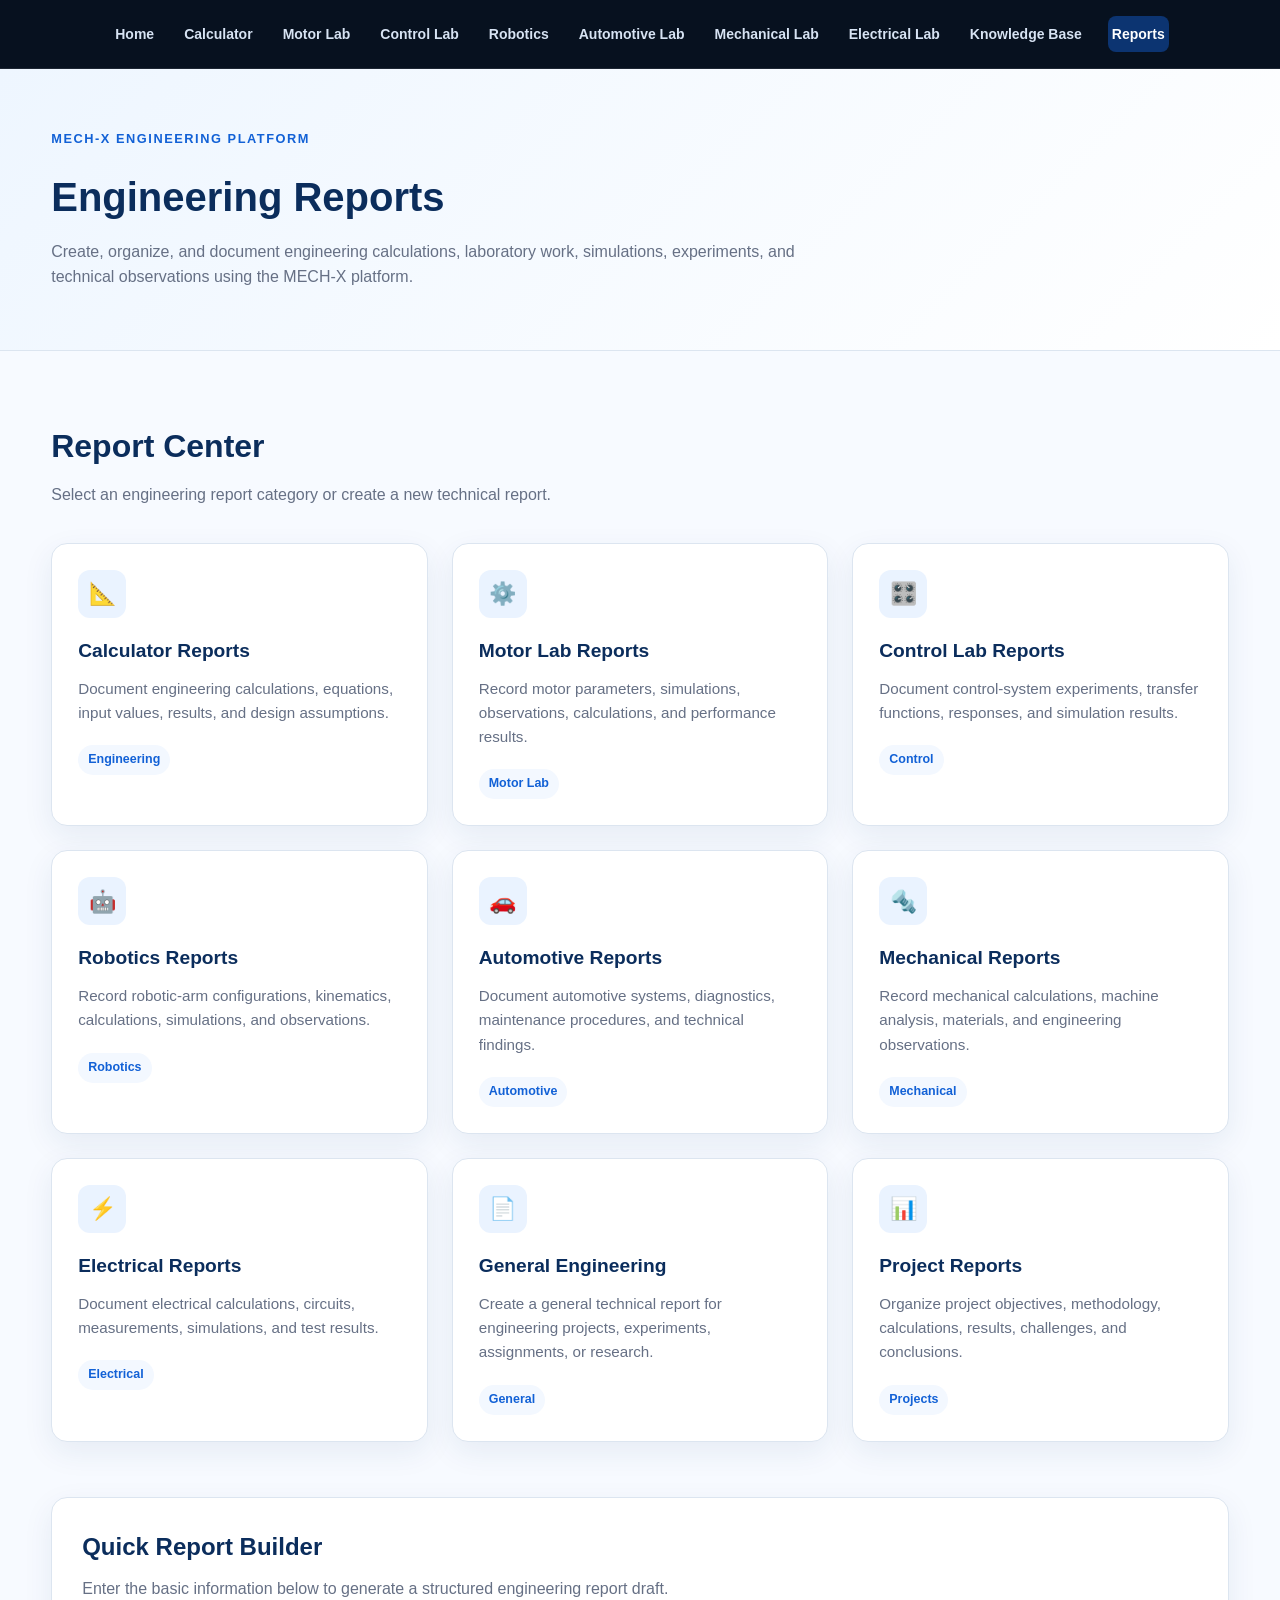
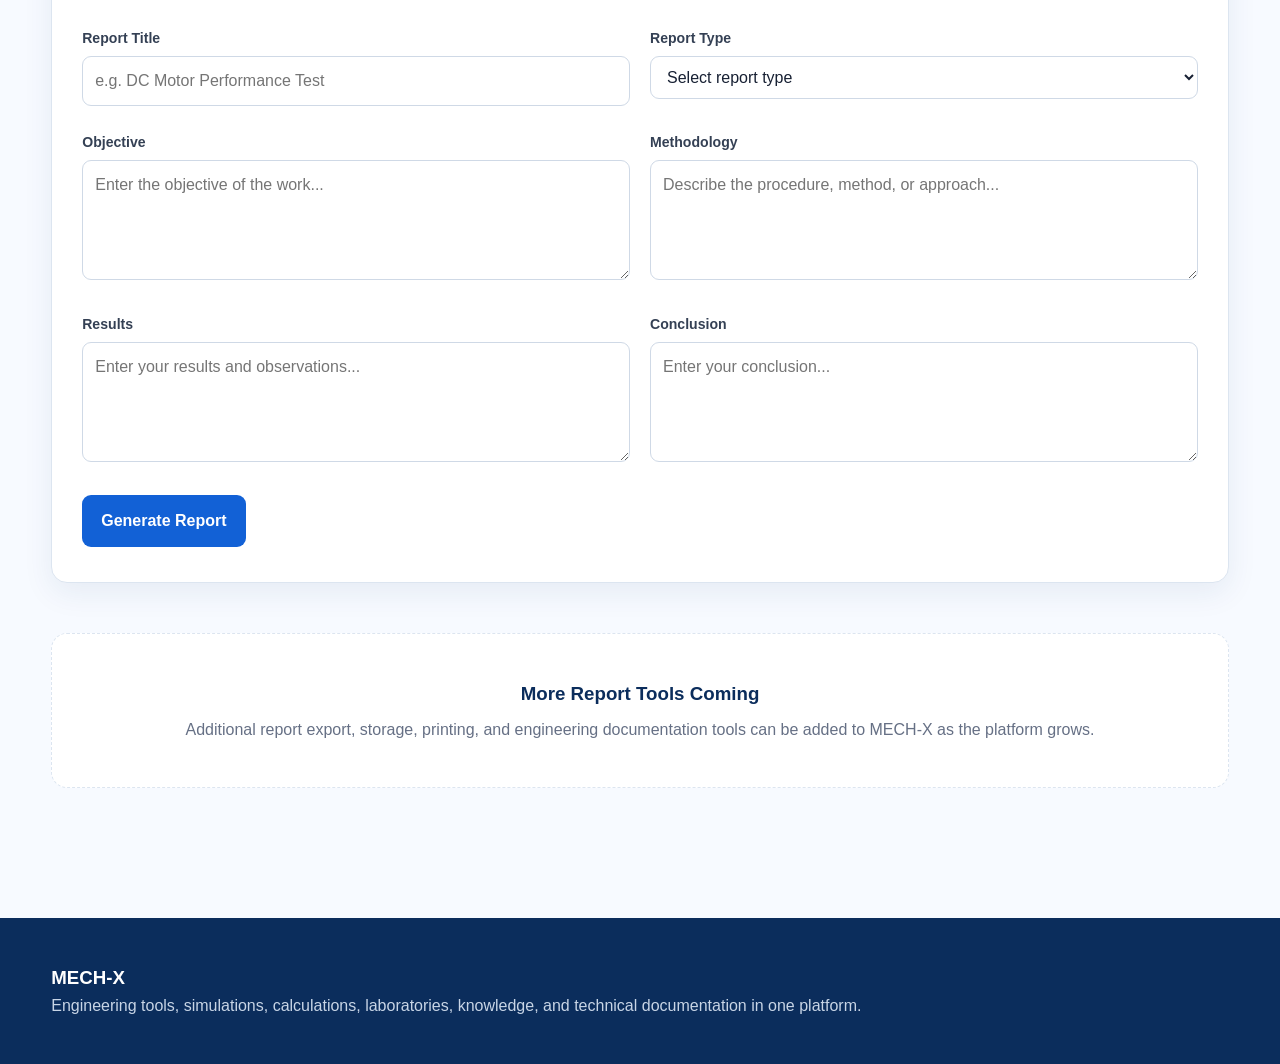
<file: reports.html>
<!DOCTYPE html>
<html lang="en">
<head>
    <meta charset="UTF-8">
    <meta name="viewport" content="width=device-width, initial-scale=1.0">

    <title>Reports | MECH-X Engineering Platform</title>

    <link rel="stylesheet" href="style.css">

    <style>
        .reports-section {
            padding: 70px 0;
        }

        .reports-grid {
            display: grid;
            grid-template-columns: repeat(3, 1fr);
            gap: 24px;
        }

        .report-card {
            background: #ffffff;
            border: 1px solid var(--border);
            border-radius: 16px;
            padding: 26px;
            box-shadow: var(--shadow);
            transition: 0.25s ease;
        }

        .report-card:hover {
            transform: translateY(-4px);
            border-color: var(--blue);
            box-shadow: 0 14px 35px rgba(20, 65, 120, 0.12);
        }

        .report-icon {
            width: 48px;
            height: 48px;
            display: grid;
            place-items: center;
            background: var(--blue-light);
            color: var(--blue);
            border-radius: 12px;
            font-size: 22px;
            margin-bottom: 18px;
        }

        .report-card h3 {
            color: var(--blue-dark);
            margin-bottom: 10px;
            font-size: 1.2rem;
        }

        .report-card p {
            color: var(--muted);
            margin-bottom: 20px;
            font-size: 0.95rem;
        }

        .report-status {
            display: inline-block;
            padding: 5px 10px;
            border-radius: 20px;
            background: var(--blue-soft);
            color: var(--blue);
            font-size: 0.78rem;
            font-weight: 700;
        }

        .report-builder {
            margin-top: 55px;
            background: #ffffff;
            border: 1px solid var(--border);
            border-radius: 16px;
            box-shadow: var(--shadow);
            padding: 30px;
        }

        .report-builder h2 {
            color: var(--blue-dark);
            margin-bottom: 10px;
        }

        .report-builder > p {
            color: var(--muted);
            margin-bottom: 25px;
        }

        .form-grid {
            display: grid;
            grid-template-columns: repeat(2, 1fr);
            gap: 20px;
        }

        .form-group {
            margin-bottom: 5px;
        }

        .form-group.full {
            grid-column: 1 / -1;
        }

        .report-output {
            display: none;
            margin-top: 25px;
            padding: 22px;
            background: var(--blue-soft);
            border: 1px solid #cfe1fa;
            border-radius: 12px;
        }

        .report-output h3 {
            color: var(--blue-dark);
            margin-bottom: 12px;
        }

        .report-output p {
            color: var(--text);
            white-space: pre-wrap;
        }

        .empty-state {
            margin-top: 50px;
            text-align: center;
            padding: 45px 20px;
            background: #ffffff;
            border: 1px dashed var(--border);
            border-radius: 16px;
        }

        .empty-state h3 {
            color: var(--blue-dark);
            margin-bottom: 8px;
        }

        .empty-state p {
            color: var(--muted);
        }

        @media (max-width: 900px) {
            .reports-grid {
                grid-template-columns: repeat(2, 1fr);
            }
        }

        @media (max-width: 600px) {
            .reports-grid {
                grid-template-columns: 1fr;
            }

            .form-grid {
                grid-template-columns: 1fr;
            }

            .form-group.full {
                grid-column: auto;
            }

            .report-builder {
                padding: 22px;
            }
        }
    </style>
</head>

<body>

    <!-- UNIVERSAL MECH-X NAVIGATION -->
    <nav class="mechx-nav">
        <a href="index.html">Home</a>
        <a href="calculators.html">Calculator</a>
        <a href="motor.html">Motor Lab</a>
        <a href="control.html">Control Lab</a>
        <a href="robotics.html">Robotics</a>
        <a href="automotive.html">Automotive Lab</a>
        <a href="mechanical.html">Mechanical Lab</a>
        <a href="electrical.html">Electrical Lab</a>
        <a href="knowledge.html">Knowledge Base</a>
        <a href="reports.html" class="active">Reports</a>
    </nav>


    <!-- PAGE HEADER -->
    <header class="page-header">
        <div class="container">
            <div class="eyebrow">MECH-X ENGINEERING PLATFORM</div>

            <h1>Engineering Reports</h1>

            <p>
                Create, organize, and document engineering calculations,
                laboratory work, simulations, experiments, and technical
                observations using the MECH-X platform.
            </p>
        </div>
    </header>


    <!-- REPORTS -->
    <main>

        <section class="reports-section">
            <div class="container">

                <div class="section-head">
                    <h2>Report Center</h2>
                    <p>
                        Select an engineering report category or create a
                        new technical report.
                    </p>
                </div>


                <div class="reports-grid">

                    <!-- CALCULATOR REPORT -->
                    <div class="report-card">
                        <div class="report-icon">📐</div>

                        <h3>Calculator Reports</h3>

                        <p>
                            Document engineering calculations, equations,
                            input values, results, and design assumptions.
                        </p>

                        <span class="report-status">
                            Engineering
                        </span>
                    </div>


                    <!-- MOTOR REPORT -->
                    <div class="report-card">
                        <div class="report-icon">⚙️</div>

                        <h3>Motor Lab Reports</h3>

                        <p>
                            Record motor parameters, simulations,
                            observations, calculations, and performance
                            results.
                        </p>

                        <span class="report-status">
                            Motor Lab
                        </span>
                    </div>


                    <!-- CONTROL REPORT -->
                    <div class="report-card">
                        <div class="report-icon">🎛️</div>

                        <h3>Control Lab Reports</h3>

                        <p>
                            Document control-system experiments, transfer
                            functions, responses, and simulation results.
                        </p>

                        <span class="report-status">
                            Control
                        </span>
                    </div>


                    <!-- ROBOTICS REPORT -->
                    <div class="report-card">
                        <div class="report-icon">🤖</div>

                        <h3>Robotics Reports</h3>

                        <p>
                            Record robotic-arm configurations, kinematics,
                            calculations, simulations, and observations.
                        </p>

                        <span class="report-status">
                            Robotics
                        </span>
                    </div>


                    <!-- AUTOMOTIVE REPORT -->
                    <div class="report-card">
                        <div class="report-icon">🚗</div>

                        <h3>Automotive Reports</h3>

                        <p>
                            Document automotive systems, diagnostics,
                            maintenance procedures, and technical findings.
                        </p>

                        <span class="report-status">
                            Automotive
                        </span>
                    </div>


                    <!-- MECHANICAL REPORT -->
                    <div class="report-card">
                        <div class="report-icon">🔩</div>

                        <h3>Mechanical Reports</h3>

                        <p>
                            Record mechanical calculations, machine
                            analysis, materials, and engineering observations.
                        </p>

                        <span class="report-status">
                            Mechanical
                        </span>
                    </div>


                    <!-- ELECTRICAL REPORT -->
                    <div class="report-card">
                        <div class="report-icon">⚡</div>

                        <h3>Electrical Reports</h3>

                        <p>
                            Document electrical calculations, circuits,
                            measurements, simulations, and test results.
                        </p>

                        <span class="report-status">
                            Electrical
                        </span>
                    </div>


                    <!-- GENERAL REPORT -->
                    <div class="report-card">
                        <div class="report-icon">📄</div>

                        <h3>General Engineering</h3>

                        <p>
                            Create a general technical report for engineering
                            projects, experiments, assignments, or research.
                        </p>

                        <span class="report-status">
                            General
                        </span>
                    </div>


                    <!-- PROJECT REPORT -->
                    <div class="report-card">
                        <div class="report-icon">📊</div>

                        <h3>Project Reports</h3>

                        <p>
                            Organize project objectives, methodology,
                            calculations, results, challenges, and conclusions.
                        </p>

                        <span class="report-status">
                            Projects
                        </span>
                    </div>

                </div>


                <!-- REPORT BUILDER -->
                <div class="report-builder">

                    <h2>Quick Report Builder</h2>

                    <p>
                        Enter the basic information below to generate a
                        structured engineering report draft.
                    </p>

                    <form id="reportForm">

                        <div class="form-grid">

                            <div class="form-group">
                                <label for="reportTitle">
                                    Report Title
                                </label>

                                <input
                                    type="text"
                                    id="reportTitle"
                                    placeholder="e.g. DC Motor Performance Test"
                                    required
                                >
                            </div>


                            <div class="form-group">
                                <label for="reportType">
                                    Report Type
                                </label>

                                <select id="reportType" required>
                                    <option value="">
                                        Select report type
                                    </option>

                                    <option value="Engineering Calculation">
                                        Engineering Calculation
                                    </option>

                                    <option value="Laboratory Report">
                                        Laboratory Report
                                    </option>

                                    <option value="Simulation Report">
                                        Simulation Report
                                    </option>

                                    <option value="Project Report">
                                        Project Report
                                    </option>

                                    <option value="Technical Report">
                                        Technical Report
                                    </option>
                                </select>
                            </div>


                            <div class="form-group">
                                <label for="objective">
                                    Objective
                                </label>

                                <textarea
                                    id="objective"
                                    placeholder="Enter the objective of the work..."
                                ></textarea>
                            </div>


                            <div class="form-group">
                                <label for="methodology">
                                    Methodology
                                </label>

                                <textarea
                                    id="methodology"
                                    placeholder="Describe the procedure, method, or approach..."
                                ></textarea>
                            </div>


                            <div class="form-group">
                                <label for="results">
                                    Results
                                </label>

                                <textarea
                                    id="results"
                                    placeholder="Enter your results and observations..."
                                ></textarea>
                            </div>


                            <div class="form-group">
                                <label for="conclusion">
                                    Conclusion
                                </label>

                                <textarea
                                    id="conclusion"
                                    placeholder="Enter your conclusion..."
                                ></textarea>
                            </div>


                            <div class="form-group full">
                                <button
                                    type="submit"
                                    class="btn btn-primary"
                                >
                                    Generate Report
                                </button>
                            </div>

                        </div>

                    </form>


                    <!-- GENERATED REPORT -->
                    <div
                        class="report-output"
                        id="reportOutput"
                    >
                        <h3 id="outputTitle"></h3>

                        <p id="outputText"></p>
                    </div>

                </div>


                <!-- EMPTY STATE -->
                <div class="empty-state">

                    <h3>More Report Tools Coming</h3>

                    <p>
                        Additional report export, storage, printing,
                        and engineering documentation tools can be added
                        to MECH-X as the platform grows.
                    </p>

                </div>

            </div>
        </section>

    </main>


    <!-- FOOTER -->
    <footer>
        <div class="container">

            <h3>MECH-X</h3>

            <p>
                Engineering tools, simulations, calculations,
                laboratories, knowledge, and technical documentation
                in one platform.
            </p>

        </div>
    </footer>


    <!-- JAVASCRIPT -->
    <script>
        document
            .getElementById("reportForm")
            .addEventListener("submit", function (event) {

                event.preventDefault();

                const title =
                    document.getElementById("reportTitle").value.trim();

                const type =
                    document.getElementById("reportType").value;

                const objective =
                    document.getElementById("objective").value.trim();

                const methodology =
                    document.getElementById("methodology").value.trim();

                const results =
                    document.getElementById("results").value.trim();

                const conclusion =
                    document.getElementById("conclusion").value.trim();


                const reportText =
`Report Type: ${type}

OBJECTIVE
${objective || "Not provided."}

METHODOLOGY
${methodology || "Not provided."}

RESULTS
${results || "Not provided."}

CONCLUSION
${conclusion || "Not provided."}`;


                document.getElementById("outputTitle").textContent =
                    title;

                document.getElementById("outputText").textContent =
                    reportText;

                document.getElementById("reportOutput").style.display =
                    "block";

                document.getElementById("reportOutput").scrollIntoView({
                    behavior: "smooth",
                    block: "start"
                });

            });
    </script>

</body>
</html>
</file>
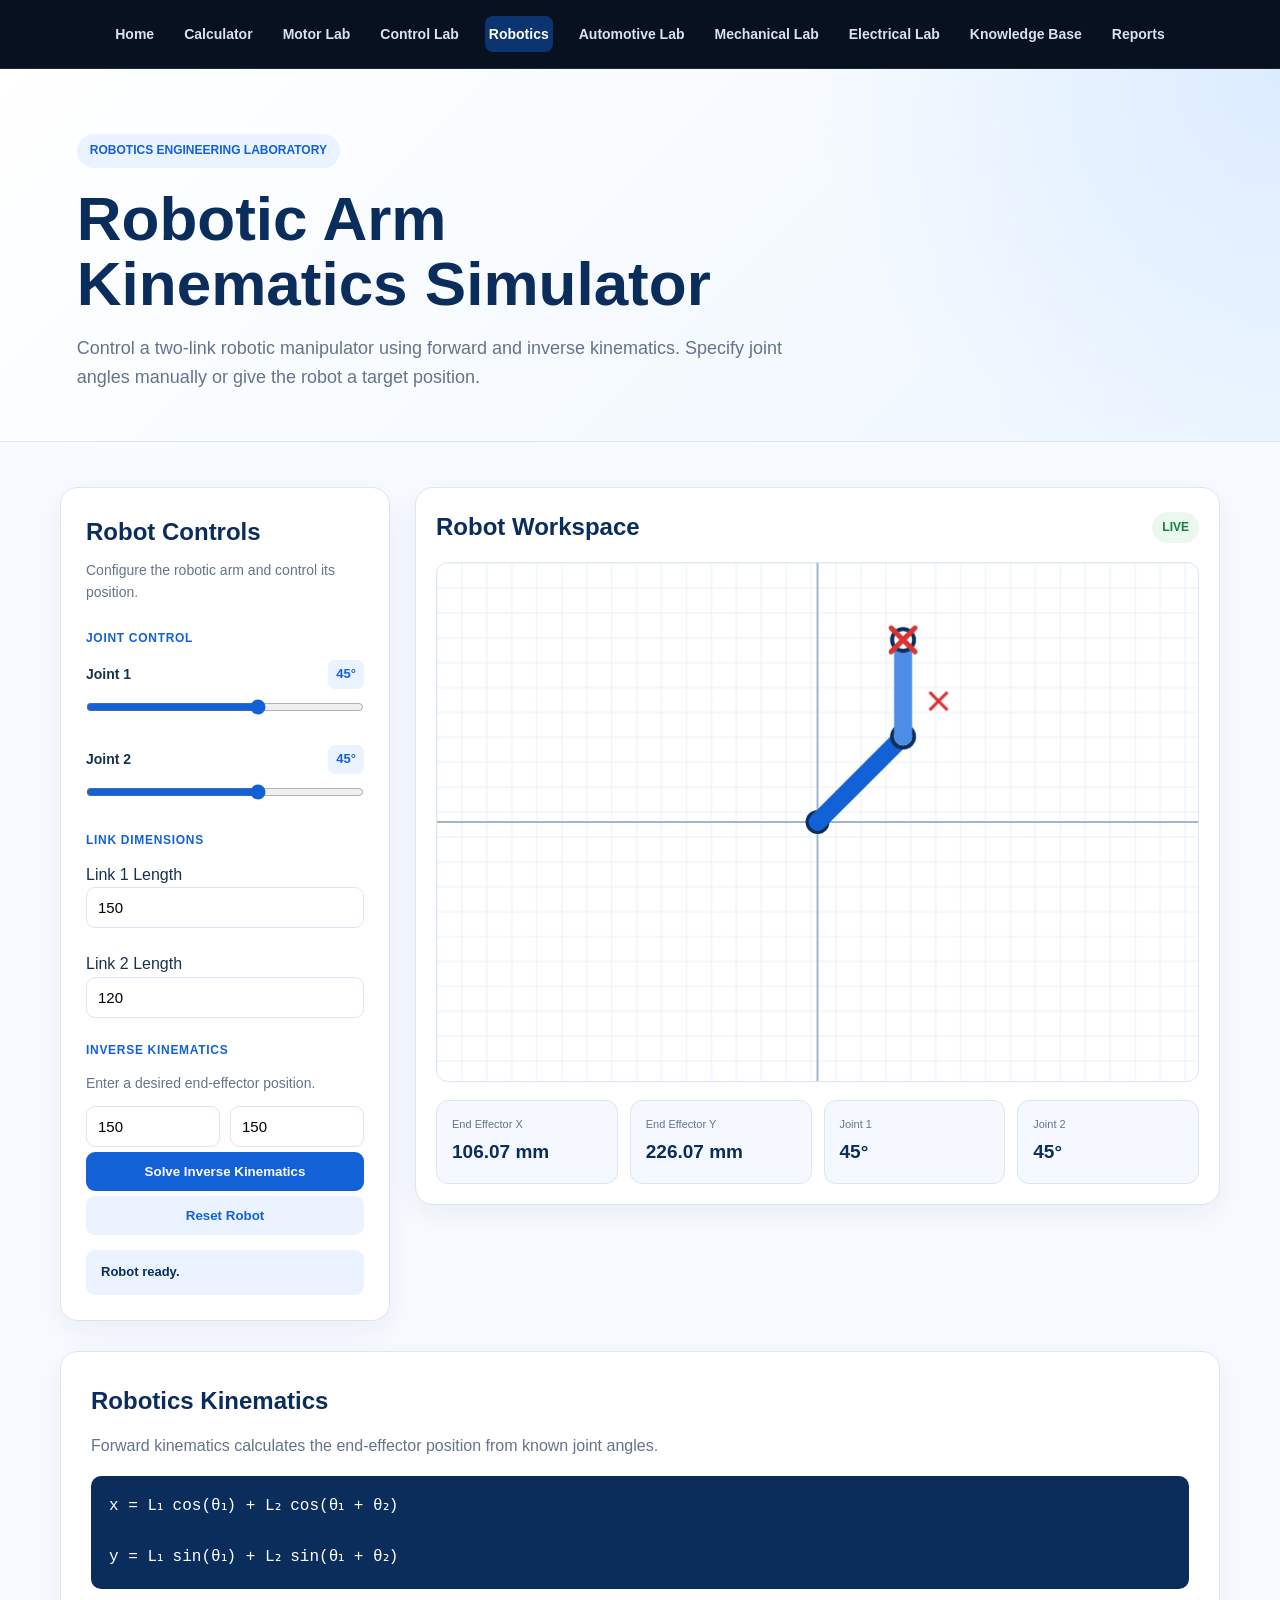
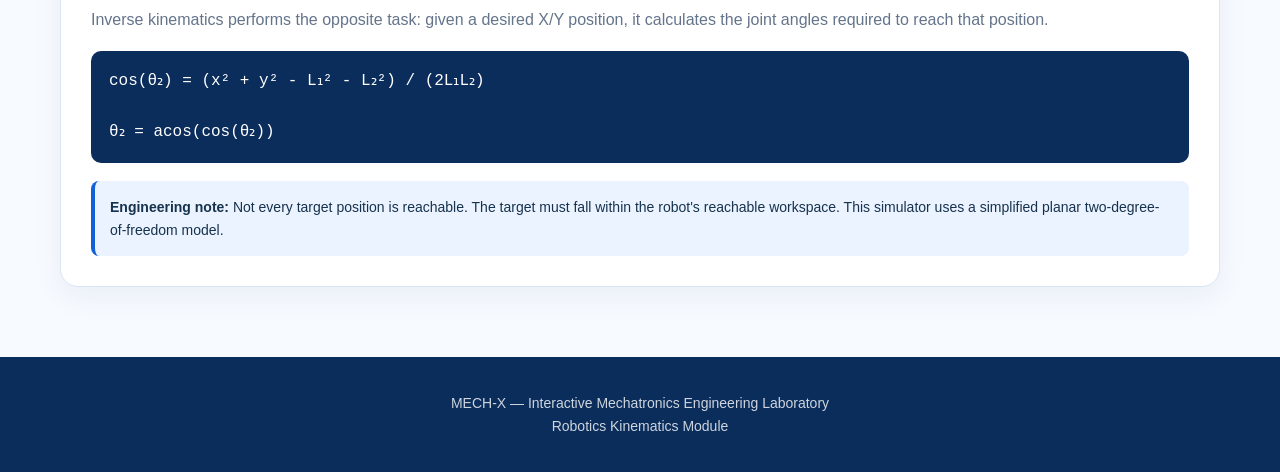
<file: robotics.html>
<!DOCTYPE html>
<html lang="en">
<head>
    <meta charset="UTF-8">
    <meta name="viewport" content="width=device-width, initial-scale=1.0">

    <title>Robotics Laboratory | MECH-X</title>

    <meta name="description"
          content="Interactive robotic arm simulator with forward and inverse kinematics.">

    <style>

        * {
            box-sizing: border-box;
            margin: 0;
            padding: 0;
        }

        :root {
            --blue: #1261d6;
            --blue-dark: #0b2d5c;
            --blue-light: #eaf3ff;
            --blue-soft: #f5f9ff;
            --text: #17324d;
            --muted: #64748b;
            --border: #d9e6f5;
            --white: #ffffff;
            --green: #16803c;
            --red: #d93434;
        }

        body {
            font-family: Arial, Helvetica, sans-serif;
            background: #f7faff;
            color: var(--text);
            line-height: 1.6;
        }

        /* ================= UNIVERSAL MECH-X NAVIGATION ================= */

        .mechx-nav {
            position: sticky;
            top: 0;
            z-index: 1000;
            width: 100%;
            display: flex;
            align-items: center;
            justify-content: center;
            flex-wrap: wrap;
            gap: 8px 22px;
            padding: 16px 20px;
            background: #07111f;
            border-bottom: 1px solid rgba(255, 255, 255, 0.09);
            box-sizing: border-box;
        }

        .mechx-nav a {
            color: #d7e3f3;
            text-decoration: none;
            font-size: 14px;
            font-weight: 700;
            padding: 7px 4px;
            transition: 0.2s ease;
        }

        .mechx-nav a:hover {
            color: #00d4ff;
        }

        .mechx-nav a.active {
            color: #ffffff;
            background: rgba(18, 97, 214, .45);
            border-radius: 8px;
        }

        .page-header {
            padding: 65px 6% 50px;

            background:
                radial-gradient(circle at top right, #dcecff 0%, transparent 35%),
                linear-gradient(135deg, #ffffff, #eef6ff);

            border-bottom: 1px solid var(--border);
        }

        .header-content {
            max-width: 1150px;
            margin: auto;
        }

        .tag {
            display: inline-block;

            background: var(--blue-light);
            color: var(--blue);

            padding: 7px 13px;
            border-radius: 20px;

            font-size: 12px;
            font-weight: 800;

            margin-bottom: 18px;
        }

        h1 {
            font-size: clamp(36px, 6vw, 62px);
            line-height: 1.05;

            color: var(--blue-dark);

            margin-bottom: 18px;
        }

        .header-content p {
            max-width: 750px;
            color: var(--muted);
            font-size: 18px;
        }

        main {
            max-width: 1200px;
            margin: 45px auto;
            padding: 0 20px;
        }

        .main-grid {
            display: grid;
            grid-template-columns: 330px 1fr;
            gap: 25px;
            align-items: start;
        }

        .panel,
        .simulator,
        .theory {
            background: white;

            border: 1px solid var(--border);
            border-radius: 18px;

            box-shadow: 0 10px 30px rgba(20,60,110,0.06);
        }

        .panel {
            padding: 25px;
        }

        .panel h2,
        .simulator h2,
        .theory h2 {
            color: var(--blue-dark);
        }

        .panel-description {
            color: var(--muted);
            font-size: 14px;
            margin: 7px 0 25px;
        }

        .section-label {
            color: var(--blue);
            font-size: 12px;
            font-weight: 800;
            letter-spacing: 0.7px;

            margin-bottom: 12px;
            display: block;
        }

        .control-group {
            margin-bottom: 23px;
        }

        .control-title {
            display: flex;
            justify-content: space-between;
            align-items: center;

            margin-bottom: 8px;
        }

        .control-title label {
            font-size: 14px;
            font-weight: 700;
        }

        .value {
            background: var(--blue-light);
            color: var(--blue);

            padding: 4px 8px;
            border-radius: 7px;

            font-size: 13px;
            font-weight: 800;
        }

        input[type="range"] {
            width: 100%;
            accent-color: var(--blue);
            cursor: pointer;
        }

        input[type="number"] {
            width: 100%;

            padding: 11px;

            border: 1px solid var(--border);
            border-radius: 9px;

            font-size: 15px;
            outline: none;
        }

        input[type="number"]:focus {
            border-color: var(--blue);
        }

        .target-grid {
            display: grid;
            grid-template-columns: 1fr 1fr;
            gap: 10px;
        }

        .button {
            width: 100%;

            border: none;
            border-radius: 9px;

            padding: 12px 15px;

            font-weight: 700;
            cursor: pointer;

            margin-top: 5px;
        }

        .primary {
            background: var(--blue);
            color: white;
        }

        .primary:hover {
            background: #0d4fae;
        }

        .secondary {
            background: var(--blue-light);
            color: var(--blue);
        }

        .secondary:hover {
            background: #d9eaff;
        }

        .simulator {
            padding: 20px;
        }

        .simulator-header {
            display: flex;
            justify-content: space-between;
            align-items: center;

            margin-bottom: 15px;
        }

        .status {
            background: #eaf8ef;
            color: var(--green);

            padding: 6px 10px;

            border-radius: 20px;

            font-size: 12px;
            font-weight: 800;
        }

        canvas {
            width: 100%;
            height: 520px;

            display: block;

            background: #ffffff;

            border: 1px solid var(--border);
            border-radius: 12px;
        }

        .results {
            display: grid;
            grid-template-columns: repeat(4, 1fr);
            gap: 12px;

            margin-top: 18px;
        }

        .result {
            background: var(--blue-soft);

            border: 1px solid var(--border);
            border-radius: 12px;

            padding: 15px;
        }

        .result span {
            display: block;

            color: var(--muted);

            font-size: 11px;
            margin-bottom: 4px;
        }

        .result strong {
            color: var(--blue-dark);
            font-size: 19px;
        }

        .message {
            margin-top: 15px;

            padding: 12px 15px;

            border-radius: 9px;

            background: var(--blue-light);

            color: var(--blue-dark);

            font-size: 13px;
            font-weight: 600;
        }

        .theory {
            margin-top: 30px;
            padding: 30px;
        }

        .theory p {
            color: var(--muted);
            margin: 12px 0;
        }

        .formula {
            background: var(--blue-dark);
            color: white;

            padding: 18px;

            border-radius: 10px;

            margin: 18px 0;

            font-family: "Courier New", monospace;

            overflow-x: auto;
        }

        .note {
            background: var(--blue-light);

            border-left: 4px solid var(--blue);

            padding: 15px;

            border-radius: 8px;

            font-size: 14px;
        }

        footer {
            margin-top: 70px;

            background: var(--blue-dark);
            color: white;

            text-align: center;

            padding: 35px 20px;
        }

        footer p {
            opacity: 0.8;
            font-size: 14px;
        }

        @media(max-width:850px) {

            .main-grid {
                grid-template-columns: 1fr;
            }

            canvas {
                height: 430px;
            }

            .results {
                grid-template-columns: repeat(2,1fr);
            }

            .mechx-nav {
                gap: 6px 14px;
                padding: 14px 12px;
            }

            .mechx-nav a {
                font-size: 13px;
            }
        }

        @media(max-width:600px) {

            .mechx-nav {
                justify-content: flex-start;
                overflow-x: auto;
                flex-wrap: nowrap;
                white-space: nowrap;
                padding: 12px;
            }

            .mechx-nav a {
                flex-shrink: 0;
                font-size: 13px;
            }
        }

        @media(max-width:550px) {

            .page-header {
                padding: 50px 5%;
            }

            main {
                padding: 0 12px;
            }

            .results {
                grid-template-columns: 1fr 1fr;
            }

            canvas {
                height: 360px;
            }
        }

    </style>
</head>

<body>

<!-- UNIVERSAL MECH-X NAVIGATION -->
<nav class="mechx-nav">
    <a href="index.html">Home</a>
    <a href="calculators.html">Calculator</a>
    <a href="motor.html">Motor Lab</a>
    <a href="control.html">Control Lab</a>
    <a href="robotics.html" class="active">Robotics</a>
    <a href="automotive.html">Automotive Lab</a>
    <a href="mechanical.html">Mechanical Lab</a>
    <a href="electrical.html">Electrical Lab</a>
    <a href="knowledge.html">Knowledge Base</a>
    <a href="reports.html">Reports</a>
</nav>


<header class="page-header">

    <div class="header-content">

        <span class="tag">
            ROBOTICS ENGINEERING LABORATORY
        </span>

        <h1>
            Robotic Arm<br>
            Kinematics Simulator
        </h1>

        <p>
            Control a two-link robotic manipulator using
            forward and inverse kinematics. Specify joint
            angles manually or give the robot a target position.
        </p>

    </div>

</header>


<main>


    <div class="main-grid">


        <!-- CONTROL PANEL -->

        <section class="panel">

            <h2>Robot Controls</h2>

            <p class="panel-description">
                Configure the robotic arm and control its position.
            </p>


            <span class="section-label">
                JOINT CONTROL
            </span>


            <div class="control-group">

                <div class="control-title">

                    <label>
                        Joint 1
                    </label>

                    <span
                        class="value"
                        id="theta1Value"
                    >
                        45°
                    </span>

                </div>

                <input
                    type="range"
                    id="theta1"
                    min="-180"
                    max="180"
                    value="45"
                >

            </div>


            <div class="control-group">

                <div class="control-title">

                    <label>
                        Joint 2
                    </label>

                    <span
                        class="value"
                        id="theta2Value"
                    >
                        45°
                    </span>

                </div>

                <input
                    type="range"
                    id="theta2"
                    min="-180"
                    max="180"
                    value="45"
                >

            </div>


            <span class="section-label">
                LINK DIMENSIONS
            </span>


            <div class="control-group">

                <label>
                    Link 1 Length
                </label>

                <input
                    type="number"
                    id="link1"
                    value="150"
                    min="50"
                    max="300"
                >

            </div>


            <div class="control-group">

                <label>
                    Link 2 Length
                </label>

                <input
                    type="number"
                    id="link2"
                    value="120"
                    min="50"
                    max="300"
                >

            </div>


            <span class="section-label">
                INVERSE KINEMATICS
            </span>


            <p
                class="panel-description"
                style="margin-bottom:12px;"
            >
                Enter a desired end-effector position.
            </p>


            <div class="target-grid">

                <input
                    type="number"
                    id="targetX"
                    placeholder="X"
                    value="150"
                >

                <input
                    type="number"
                    id="targetY"
                    placeholder="Y"
                    value="150"
                >

            </div>


            <button
                class="button primary"
                onclick="solveIK()"
            >
                Solve Inverse Kinematics
            </button>


            <button
                class="button secondary"
                onclick="resetRobot()"
            >
                Reset Robot
            </button>


            <div
                class="message"
                id="message"
            >
                Robot ready.
            </div>

        </section>


        <!-- SIMULATOR -->

        <section class="simulator">

            <div class="simulator-header">

                <h2>
                    Robot Workspace
                </h2>

                <span class="status">
                    LIVE
                </span>

            </div>


            <canvas id="robotCanvas"></canvas>


            <div class="results">

                <div class="result">

                    <span>
                        End Effector X
                    </span>

                    <strong id="xResult">
                        0
                    </strong>

                </div>


                <div class="result">

                    <span>
                        End Effector Y
                    </span>

                    <strong id="yResult">
                        0
                    </strong>

                </div>


                <div class="result">

                    <span>
                        Joint 1
                    </span>

                    <strong id="theta1Result">
                        0°
                    </strong>

                </div>


                <div class="result">

                    <span>
                        Joint 2
                    </span>

                    <strong id="theta2Result">
                        0°
                    </strong>

                </div>

            </div>

        </section>

    </div>


    <!-- THEORY -->

    <section class="theory">

        <h2>
            Robotics Kinematics
        </h2>

        <p>
            Forward kinematics calculates the end-effector
            position from known joint angles.
        </p>


        <div class="formula">

            x = L₁ cos(θ₁) + L₂ cos(θ₁ + θ₂)

            <br><br>

            y = L₁ sin(θ₁) + L₂ sin(θ₁ + θ₂)

        </div>


        <p>
            Inverse kinematics performs the opposite task:
            given a desired X/Y position, it calculates
            the joint angles required to reach that position.
        </p>


        <div class="formula">

            cos(θ₂) =
            (x² + y² - L₁² - L₂²)
            /
            (2L₁L₂)

            <br><br>

            θ₂ = acos(cos(θ₂))

        </div>


        <div class="note">

            <strong>Engineering note:</strong>

            Not every target position is reachable.
            The target must fall within the robot's
            reachable workspace. This simulator uses
            a simplified planar two-degree-of-freedom model.

        </div>

    </section>

</main>


<footer>

    <p>
        MECH-X — Interactive Mechatronics Engineering Laboratory
    </p>

    <p>
        Robotics Kinematics Module
    </p>

</footer>


<script>

    const canvas =
        document.getElementById("robotCanvas");

    const ctx =
        canvas.getContext("2d");


    const theta1Slider =
        document.getElementById("theta1");

    const theta2Slider =
        document.getElementById("theta2");


    const theta1Value =
        document.getElementById("theta1Value");

    const theta2Value =
        document.getElementById("theta2Value");


    const link1Input =
        document.getElementById("link1");

    const link2Input =
        document.getElementById("link2");


    const xResult =
        document.getElementById("xResult");

    const yResult =
        document.getElementById("yResult");


    const theta1Result =
        document.getElementById("theta1Result");

    const theta2Result =
        document.getElementById("theta2Result");


    const message =
        document.getElementById("message");


    function rad(degrees) {

        return degrees * Math.PI / 180;

    }


    function deg(radians) {

        return radians * 180 / Math.PI;

    }


    function calculateFK() {

        const t1 =
            rad(Number(theta1Slider.value));

        const t2 =
            rad(Number(theta2Slider.value));


        const L1 =
            Number(link1Input.value);

        const L2 =
            Number(link2Input.value);


        const x1 =
            L1 * Math.cos(t1);

        const y1 =
            L1 * Math.sin(t1);


        const x2 =
            x1 +
            L2 * Math.cos(t1 + t2);

        const y2 =
            y1 +
            L2 * Math.sin(t1 + t2);


        return {
            x1,
            y1,
            x2,
            y2
        };

    }


    function updateRobot() {

        theta1Value.textContent =
            theta1Slider.value + "°";

        theta2Value.textContent =
            theta2Slider.value + "°";


        drawRobot();

    }


    function drawGrid() {

        ctx.clearRect(
            0,
            0,
            canvas.width,
            canvas.height
        );


        const grid = 25;

        ctx.strokeStyle = "#e8eff7";
        ctx.lineWidth = 1;


        for (
            let x = 0;
            x <= canvas.width;
            x += grid
        ) {

            ctx.beginPath();

            ctx.moveTo(x,0);
            ctx.lineTo(x,canvas.height);

            ctx.stroke();

        }


        for (
            let y = 0;
            y <= canvas.height;
            y += grid
        ) {

            ctx.beginPath();

            ctx.moveTo(0,y);
            ctx.lineTo(canvas.width,y);

            ctx.stroke();

        }

    }


    function drawAxes(
        originX,
        originY
    ) {

        ctx.strokeStyle = "#9db4cc";
        ctx.lineWidth = 2;


        // X axis

        ctx.beginPath();

        ctx.moveTo(
            0,
            originY
        );

        ctx.lineTo(
            canvas.width,
            originY
        );

        ctx.stroke();


        // Y axis

        ctx.beginPath();

        ctx.moveTo(
            originX,
            0
        );

        ctx.lineTo(
            originX,
            canvas.height
        );

        ctx.stroke();


        // origin

        ctx.fillStyle = "#0b2d5c";

        ctx.beginPath();

        ctx.arc(
            originX,
            originY,
            7,
            0,
            Math.PI * 2
        );

        ctx.fill();

    }


    function drawTarget(
        originX,
        originY,
        scale
    ) {

        const targetX =
            Number(
                document.getElementById("targetX").value
            );

        const targetY =
            Number(
                document.getElementById("targetY").value
            );


        if (
            Number.isNaN(targetX) ||
            Number.isNaN(targetY)
        ) {
            return;
        }


        const screenX =
            originX + targetX * scale;

        const screenY =
            originY - targetY * scale;


        ctx.strokeStyle = "#d93434";
        ctx.lineWidth = 3;


        ctx.beginPath();

        ctx.moveTo(
            screenX - 9,
            screenY - 9
        );

        ctx.lineTo(
            screenX + 9,
            screenY + 9
        );

        ctx.moveTo(
            screenX + 9,
            screenY - 9
        );

        ctx.lineTo(
            screenX - 9,
            screenY + 9
        );

        ctx.stroke();

    }


    function drawRobot() {

        drawGrid();


        const robot =
            calculateFK();


        const originX =
            canvas.width / 2;

        const originY =
            canvas.height / 2;


        /*
            Use a scale that keeps the complete
            robot visible on smaller screens.
        */

        const L1 =
            Number(link1Input.value);

        const L2 =
            Number(link2Input.value);


        const maxReach =
            L1 + L2;


        const scale =
            Math.min(
                1,
                (Math.min(
                    canvas.width,
                    canvas.height
                ) * 0.42) / maxReach
            );


        drawAxes(
            originX,
            originY
        );


        drawTarget(
            originX,
            originY,
            scale
        );


        const jointX =
            originX +
            robot.x1 * scale;

        const jointY =
            originY -
            robot.y1 * scale;


        const endX =
            originX +
            robot.x2 * scale;

        const endY =
            originY -
            robot.y2 * scale;


        // Base

        ctx.fillStyle = "#0b2d5c";

        ctx.beginPath();

        ctx.arc(
            originX,
            originY,
            12,
            0,
            Math.PI * 2
        );

        ctx.fill();


        // Link 1

        ctx.strokeStyle = "#1261d6";
        ctx.lineWidth = 18;
        ctx.lineCap = "round";

        ctx.beginPath();

        ctx.moveTo(
            originX,
            originY
        );

        ctx.lineTo(
            jointX,
            jointY
        );

        ctx.stroke();


        // Joint 1

        ctx.fillStyle = "#ffffff";

        ctx.beginPath();

        ctx.arc(
            jointX,
            jointY,
            11,
            0,
            Math.PI * 2
        );

        ctx.fill();

        ctx.strokeStyle = "#0b2d5c";
        ctx.lineWidth = 4;

        ctx.stroke();


        // Link 2

        ctx.strokeStyle = "#4c8de8";
        ctx.lineWidth = 18;

        ctx.beginPath();

        ctx.moveTo(
            jointX,
            jointY
        );

        ctx.lineTo(
            endX,
            endY
        );

        ctx.stroke();


        // End joint

        ctx.fillStyle = "#ffffff";

        ctx.beginPath();

        ctx.arc(
            endX,
            endY,
            11,
            0,
            Math.PI * 2
        );

        ctx.fill();

        ctx.strokeStyle = "#0b2d5c";
        ctx.lineWidth = 4;

        ctx.stroke();


        // End effector

        ctx.strokeStyle = "#d93434";
        ctx.lineWidth = 5;

        ctx.beginPath();

        ctx.moveTo(
            endX - 12,
            endY - 12
        );

        ctx.lineTo(
            endX + 12,
            endY + 12
        );

        ctx.moveTo(
            endX + 12,
            endY - 12
        );

        ctx.lineTo(
            endX - 12,
            endY + 12
        );

        ctx.stroke();


        // Results

        xResult.textContent =
            robot.x2.toFixed(2) + " mm";

        yResult.textContent =
            robot.y2.toFixed(2) + " mm";

        theta1Result.textContent =
            theta1Slider.value + "°";

        theta2Result.textContent =
            theta2Slider.value + "°";

    }


    function solveIK() {

        const x =
            Number(
                document.getElementById("targetX").value
            );

        const y =
            Number(
                document.getElementById("targetY").value
            );


        const L1 =
            Number(link1Input.value);

        const L2 =
            Number(link2Input.value);


        const distance =
            Math.sqrt(
                x * x +
                y * y
            );


        /*
            Workspace condition:

            |L1 - L2| <= distance <= L1 + L2
        */


        if (
            distance > L1 + L2 ||
            distance < Math.abs(L1 - L2)
        ) {

            message.textContent =
                "Target is outside the reachable workspace.";

            message.style.background =
                "#fff0f0";

            message.style.color =
                "#b42323";

            return;

        }


        let cosTheta2 =
            (
                x * x +
                y * y -
                L1 * L1 -
                L2 * L2
            )
            /
            (
                2 * L1 * L2
            );


        /*
            Protect against floating-point
            values slightly outside [-1,1].
        */

        cosTheta2 =
            Math.max(
                -1,
                Math.min(
                    1,
                    cosTheta2
                )
            );


        const theta2 =
            Math.acos(cosTheta2);


        const theta1 =
            Math.atan2(y,x)
            -
            Math.atan2(
                L2 * Math.sin(theta2),
                L1 + L2 * Math.cos(theta2)
            );


        const theta1Degrees =
            deg(theta1);

        const theta2Degrees =
            deg(theta2);


        theta1Slider.value =
            Math.max(
                -180,
                Math.min(
                    180,
                    theta1Degrees
                )
            );


        theta2Slider.value =
            Math.max(
                -180,
                Math.min(
                    180,
                    theta2Degrees
                )
            );


        message.textContent =
            "Target reached. Joint angles calculated successfully.";

        message.style.background =
            "#eaf8ef";

        message.style.color =
            "#16803c";


        updateRobot();

    }


    function resetRobot() {

        theta1Slider.value = 45;
        theta2Slider.value = 45;

        link1Input.value = 150;
        link2Input.value = 120;

        document.getElementById("targetX").value = 150;
        document.getElementById("targetY").value = 150;


        message.textContent =
            "Robot reset.";

        message.style.background =
            "#eaf3ff";

        message.style.color =
            "#0b2d5c";


        updateRobot();

    }


    function resizeCanvas() {

        const rect =
            canvas.getBoundingClientRect();


        canvas.width =
            rect.width;

        canvas.height =
            rect.height;


        drawRobot();

    }


    theta1Slider.addEventListener(
        "input",
        updateRobot
    );


    theta2Slider.addEventListener(
        "input",
        updateRobot
    );


    link1Input.addEventListener(
        "input",
        updateRobot
    );


    link2Input.addEventListener(
        "input",
        updateRobot
    );


    document
        .getElementById("targetX")
        .addEventListener(
            "input",
            drawRobot
        );


    document
        .getElementById("targetY")
        .addEventListener(
            "input",
            drawRobot
        );


    window.addEventListener(
        "resize",
        resizeCanvas
    );


    resizeCanvas();

</script>

</body>
</html>
</file>
<file: style.css>
* {
    margin: 0;
    padding: 0;
    box-sizing: border-box;
}

:root {
    --blue: #1261d6;
    --blue-dark: #0b2d5c;
    --blue-light: #eaf3ff;
    --blue-soft: #f3f8ff;
    --text: #172033;
    --muted: #667085;
    --border: #dce5f0;
    --white: #ffffff;
    --success: #16803c;
    --danger: #d92d20;
    --shadow: 0 10px 30px rgba(20, 65, 120, 0.08);
}

html {
    scroll-behavior: smooth;
}

body {
    font-family: Arial, Helvetica, sans-serif;
    background: #f7faff;
    color: var(--text);
    line-height: 1.6;
}

a {
    text-decoration: none;
    color: inherit;
}

button,
input,
select,
textarea {
    font: inherit;
}

button {
    cursor: pointer;
}

.container {
    width: min(1180px, 92%);
    margin: auto;
}


/* =========================================================
   UNIVERSAL MECH-X NAVIGATION
   ========================================================= */

.mechx-nav {
    position: sticky;
    top: 0;
    z-index: 1000;
    width: 100%;
    display: flex;
    align-items: center;
    justify-content: center;
    flex-wrap: wrap;
    gap: 8px 22px;
    padding: 16px 20px;
    background: #07111f;
    border-bottom: 1px solid rgba(255, 255, 255, 0.09);
    box-sizing: border-box;
}

.mechx-nav a {
    color: #d7e3f3;
    text-decoration: none;
    font-size: 14px;
    font-weight: 700;
    padding: 7px 4px;
    transition: 0.2s ease;
}

.mechx-nav a:hover {
    color: #00d4ff;
}

.mechx-nav a.active {
    color: #ffffff;
    background: rgba(18, 97, 214, 0.45);
    border-radius: 8px;
}

@media (max-width: 900px) {
    .mechx-nav {
        gap: 6px 14px;
        padding: 14px 12px;
    }

    .mechx-nav a {
        font-size: 13px;
    }
}

@media (max-width: 600px) {
    .mechx-nav {
        justify-content: flex-start;
        overflow-x: auto;
        flex-wrap: nowrap;
        white-space: nowrap;
        padding: 12px;
    }

    .mechx-nav a {
        flex-shrink: 0;
        font-size: 13px;
    }
}


/* =========================================================
   HERO
   ========================================================= */

.hero {
    background: linear-gradient(135deg, #f0f7ff, #ffffff);
    padding: 90px 0;
    border-bottom: 1px solid var(--border);
}

.hero-grid {
    display: grid;
    grid-template-columns: 1.1fr 0.9fr;
    align-items: center;
    gap: 60px;
}

.eyebrow {
    color: var(--blue);
    font-size: 0.8rem;
    font-weight: 800;
    letter-spacing: 0.12em;
    text-transform: uppercase;
    margin-bottom: 15px;
}

.hero h1 {
    font-size: clamp(2.5rem, 6vw, 5rem);
    line-height: 1.02;
    color: var(--blue-dark);
    margin-bottom: 25px;
}

.hero p {
    max-width: 650px;
    color: var(--muted);
    font-size: 1.08rem;
}


/* =========================================================
   BUTTONS
   ========================================================= */

.btn {
    display: inline-flex;
    align-items: center;
    justify-content: center;
    gap: 8px;
    padding: 12px 18px;
    border-radius: 9px;
    border: 1px solid transparent;
    font-weight: 700;
    transition: 0.2s;
}

.btn-primary {
    background: var(--blue);
    color: white;
}

.btn-primary:hover {
    background: #0d4fb4;
    transform: translateY(-1px);
}

.btn-secondary {
    background: white;
    border-color: var(--border);
    color: var(--blue-dark);
}

.btn-secondary:hover {
    border-color: var(--blue);
}


/* =========================================================
   CARDS
   ========================================================= */

.card {
    background: white;
    border: 1px solid var(--border);
    border-radius: 16px;
    box-shadow: var(--shadow);
}

.card-pad {
    padding: 24px;
}

.grid {
    display: grid;
    gap: 22px;
}

.grid-2 {
    grid-template-columns: repeat(2, 1fr);
}

.grid-3 {
    grid-template-columns: repeat(3, 1fr);
}

.grid-4 {
    grid-template-columns: repeat(4, 1fr);
}


/* =========================================================
   SECTIONS
   ========================================================= */

.section {
    padding: 75px 0;
}

.section-head {
    margin-bottom: 35px;
}

.section-head h2 {
    color: var(--blue-dark);
    font-size: 2rem;
    margin-bottom: 10px;
}

.section-head p {
    color: var(--muted);
}


/* =========================================================
   FORMS
   ========================================================= */

label {
    display: block;
    margin-bottom: 7px;
    font-size: 0.88rem;
    font-weight: 700;
    color: #344054;
}

input,
select,
textarea {
    width: 100%;
    border: 1px solid #cfd9e6;
    border-radius: 9px;
    padding: 11px 12px;
    background: white;
    color: var(--text);
    outline: none;
}

input:focus,
select:focus,
textarea:focus {
    border-color: var(--blue);
    box-shadow: 0 0 0 3px rgba(18, 97, 214, 0.1);
}

textarea {
    resize: vertical;
    min-height: 120px;
}


/* =========================================================
   TABLES
   ========================================================= */

.table-wrap {
    overflow-x: auto;
}

table {
    width: 100%;
    border-collapse: collapse;
}

th,
td {
    padding: 13px;
    border-bottom: 1px solid var(--border);
    text-align: left;
}

th {
    background: var(--blue-soft);
    color: var(--blue-dark);
}


/* =========================================================
   RESULT BOX
   ========================================================= */

.result {
    background: var(--blue-soft);
    border: 1px solid #cfe1fa;
    border-radius: 12px;
    padding: 18px;
}

.result strong {
    display: block;
    font-size: 1.35rem;
    color: var(--blue-dark);
}


/* =========================================================
   PAGE HEADER
   ========================================================= */

.page-header {
    padding: 60px 0;
    background: linear-gradient(135deg, #eef6ff, #ffffff);
    border-bottom: 1px solid var(--border);
}

.page-header h1 {
    color: var(--blue-dark);
    font-size: 2.5rem;
    margin-bottom: 10px;
}

.page-header p {
    color: var(--muted);
    max-width: 750px;
}


/* =========================================================
   MAIN CONTENT
   ========================================================= */

.main-content {
    padding: 35px;
}


/* =========================================================
   CANVAS
   ========================================================= */

canvas {
    width: 100%;
    max-width: 100%;
    background: white;
    border: 1px solid var(--border);
    border-radius: 12px;
}


/* =========================================================
   FOOTER
   ========================================================= */

footer {
    background: #0b2d5c;
    color: white;
    padding: 45px 0;
    margin-top: 60px;
}

footer p {
    color: #c8d5e6;
}


/* =========================================================
   MOBILE
   ========================================================= */

@media (max-width: 900px) {
    .hero-grid {
        grid-template-columns: 1fr;
    }

    .grid-3,
    .grid-4 {
        grid-template-columns: repeat(2, 1fr);
    }
}

@media (max-width: 600px) {
    .grid-2,
    .grid-3,
    .grid-4 {
        grid-template-columns: 1fr;
    }

    .hero {
        padding: 60px 0;
    }

    .hero h1 {
        font-size: 2.8rem;
    }

    .main-content {
        padding: 20px;
    }
}
</file>
